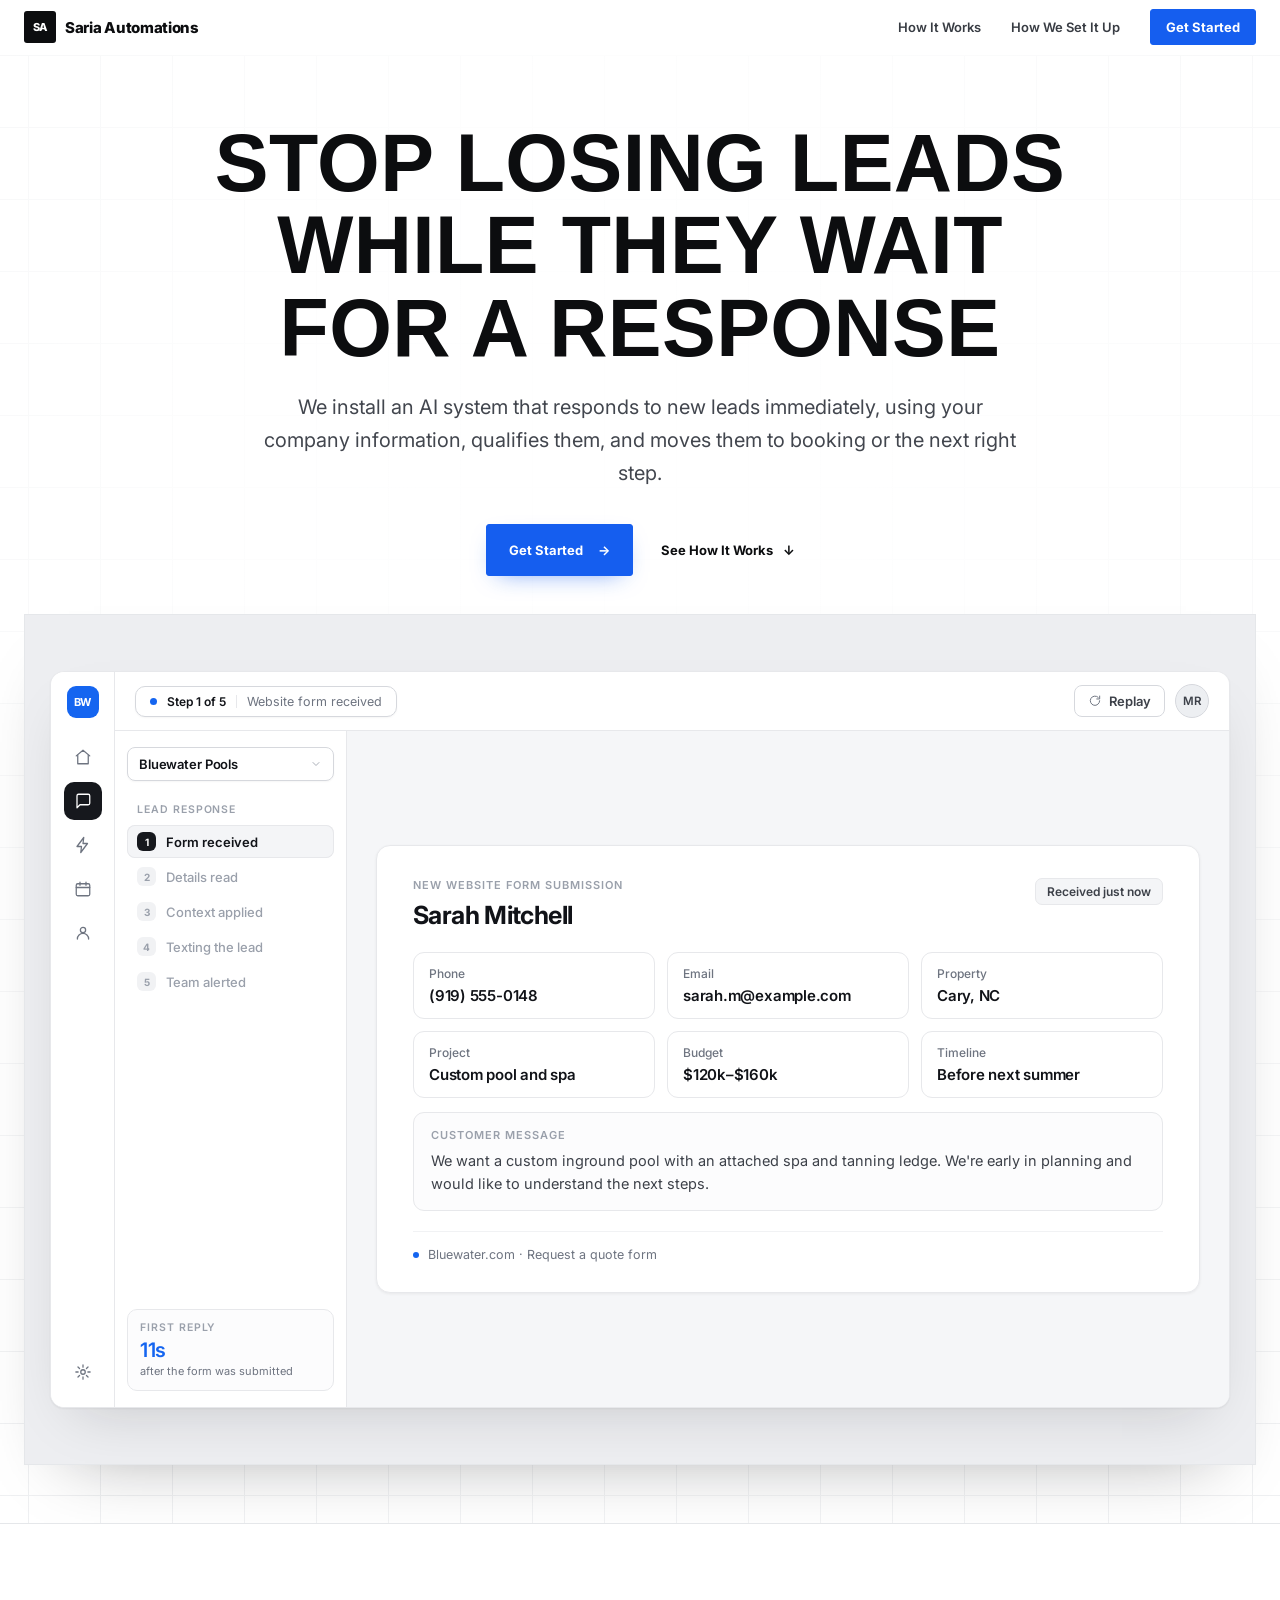
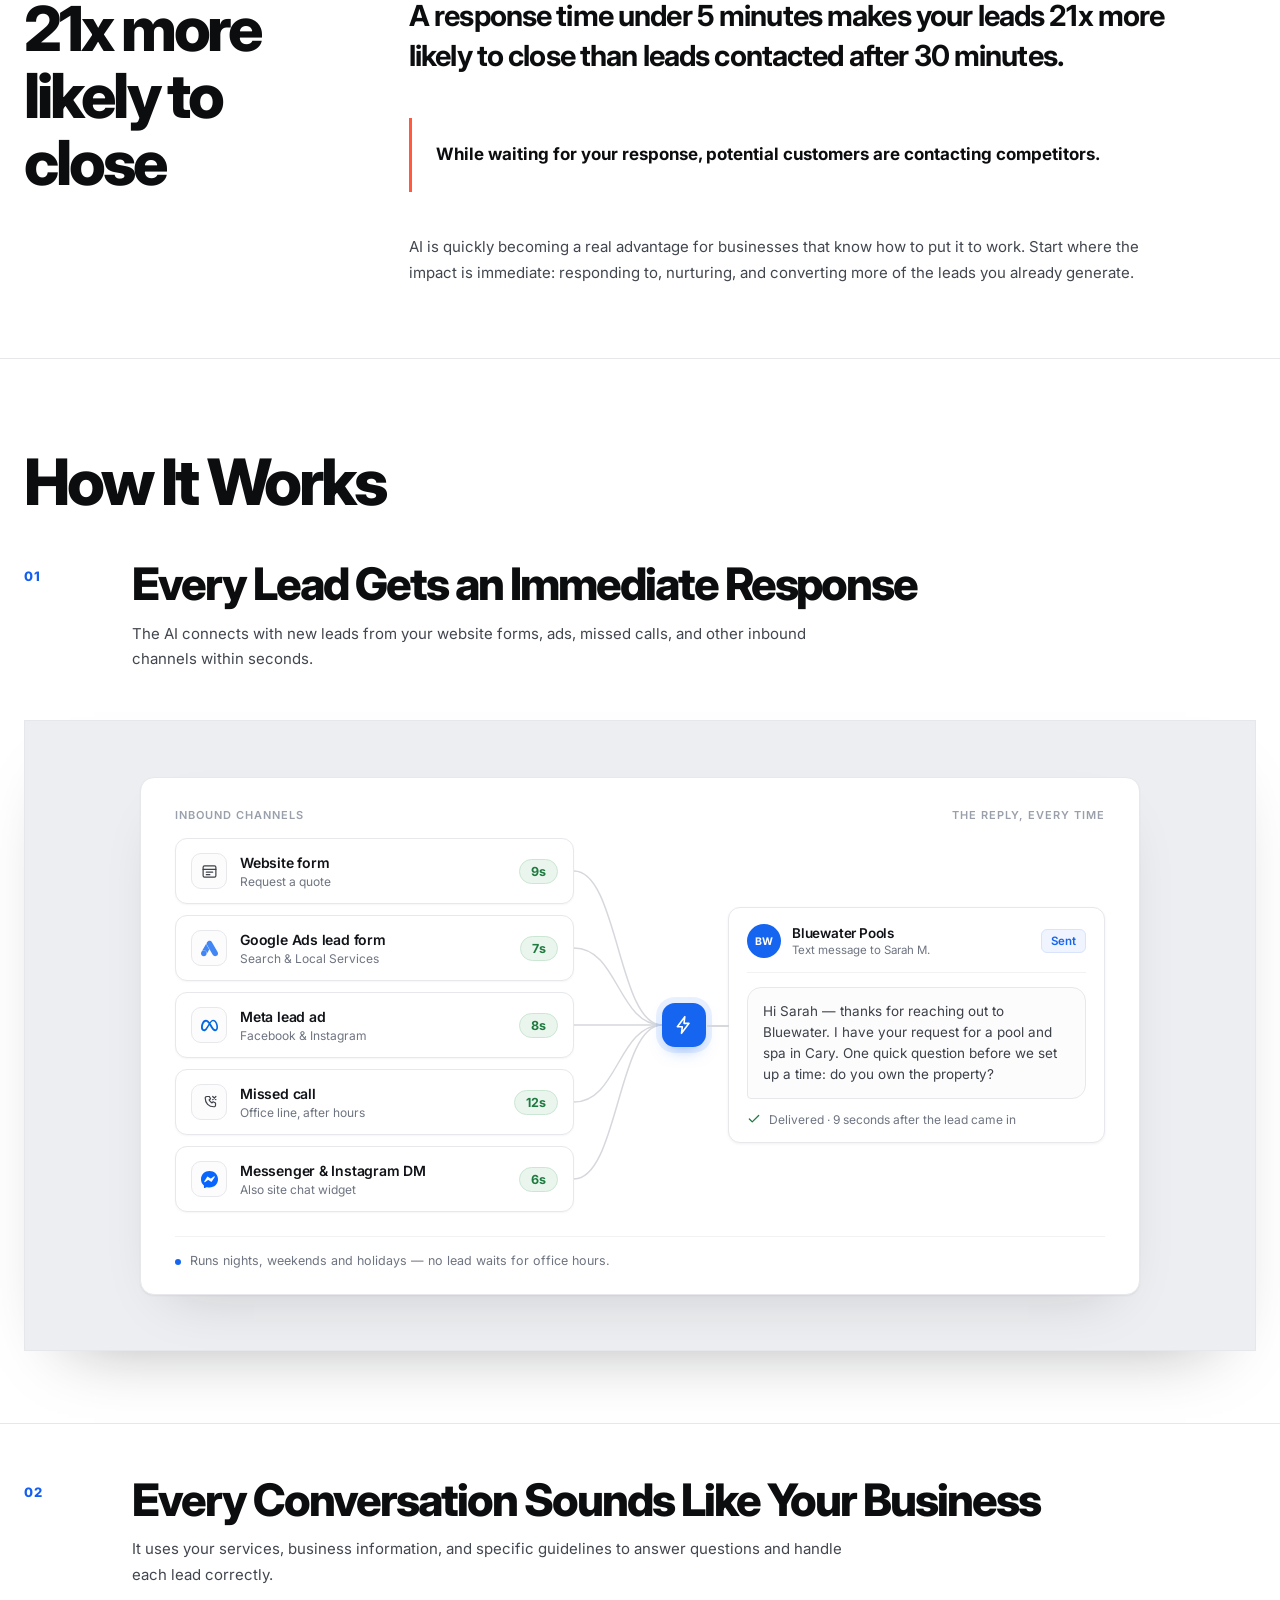
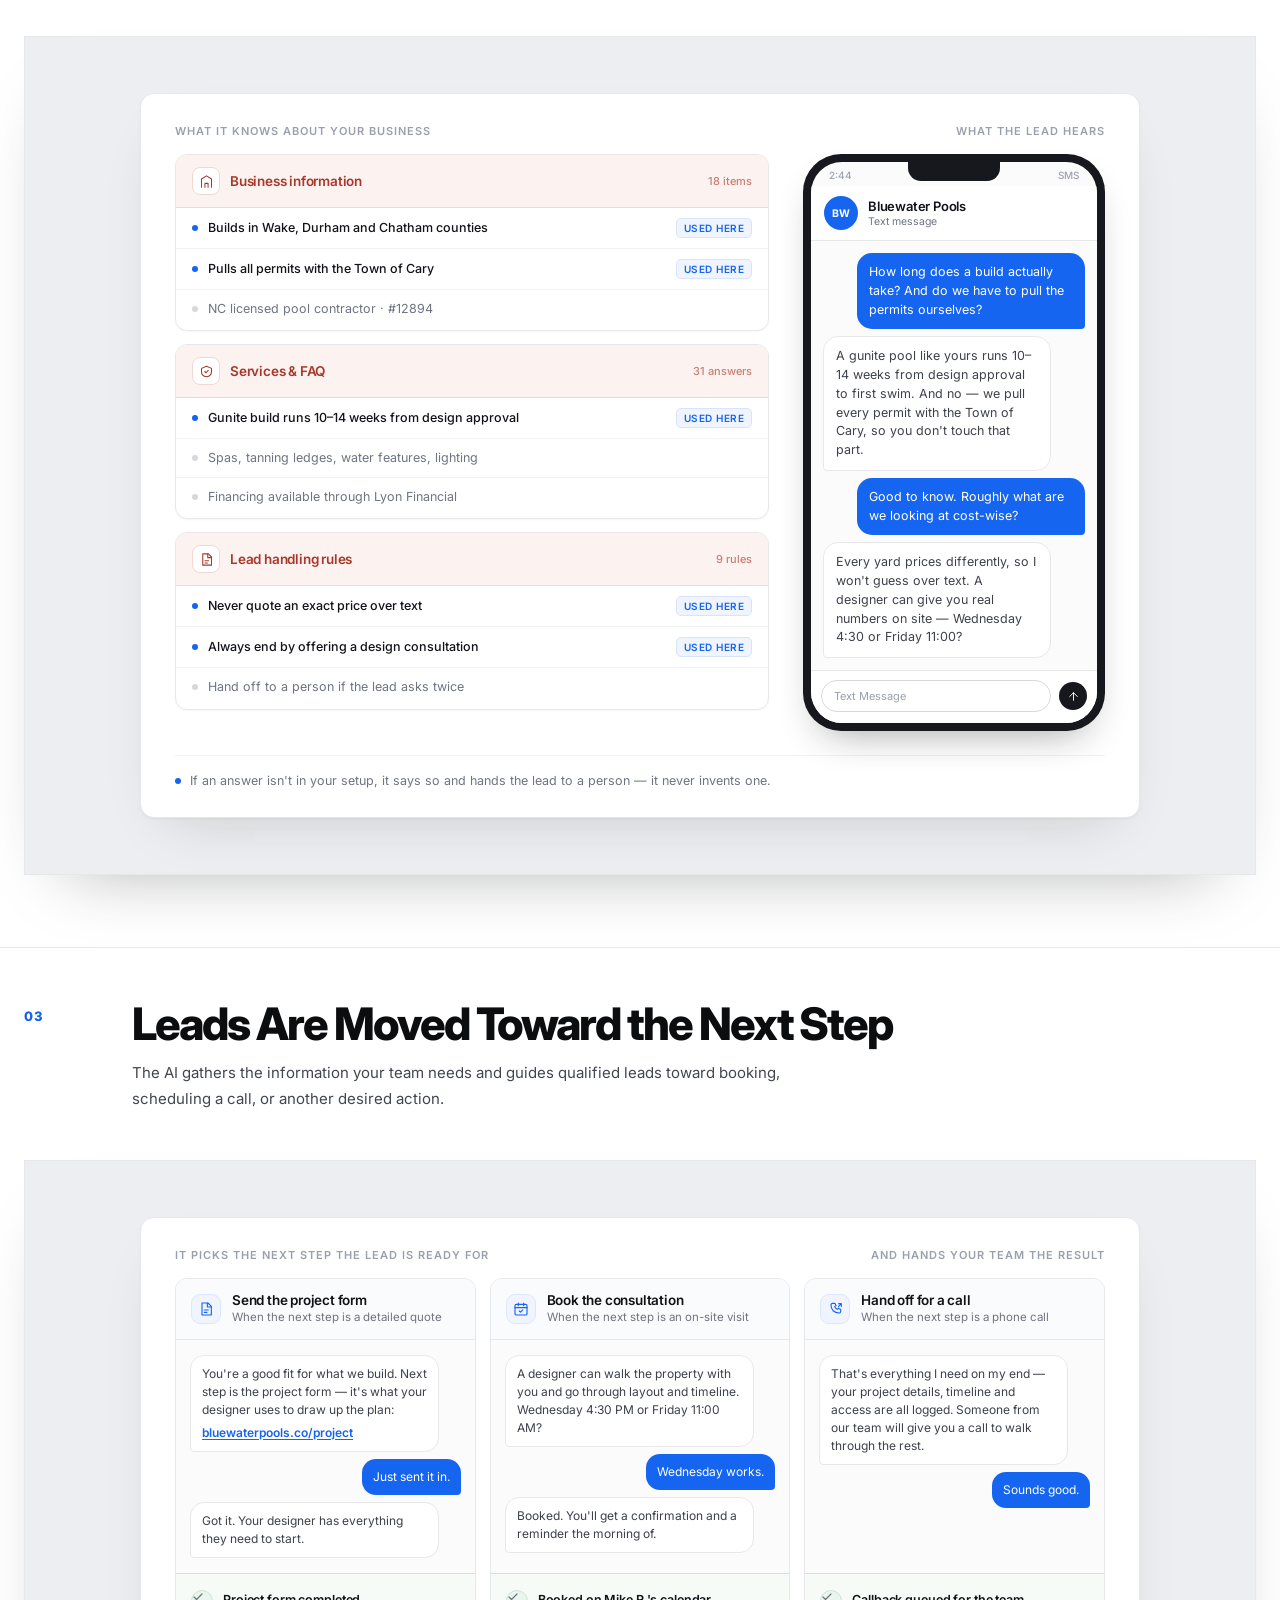
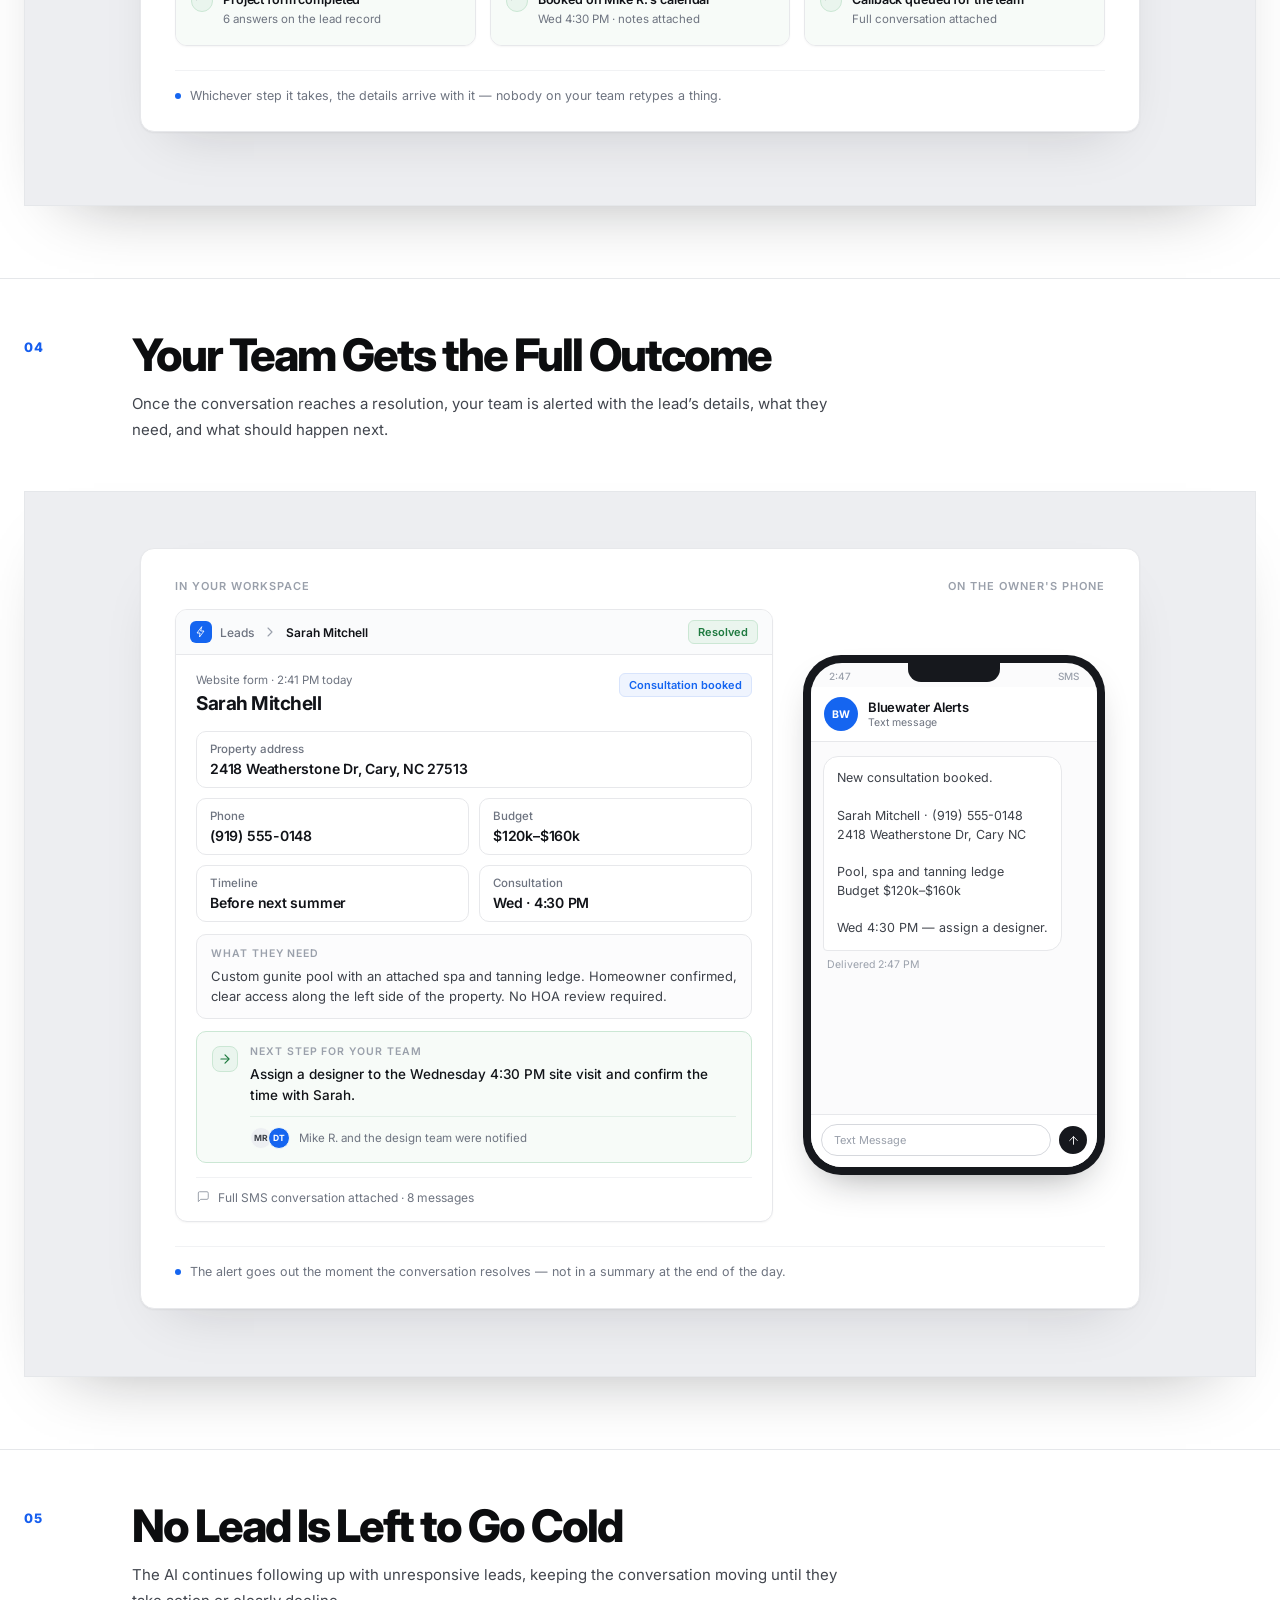
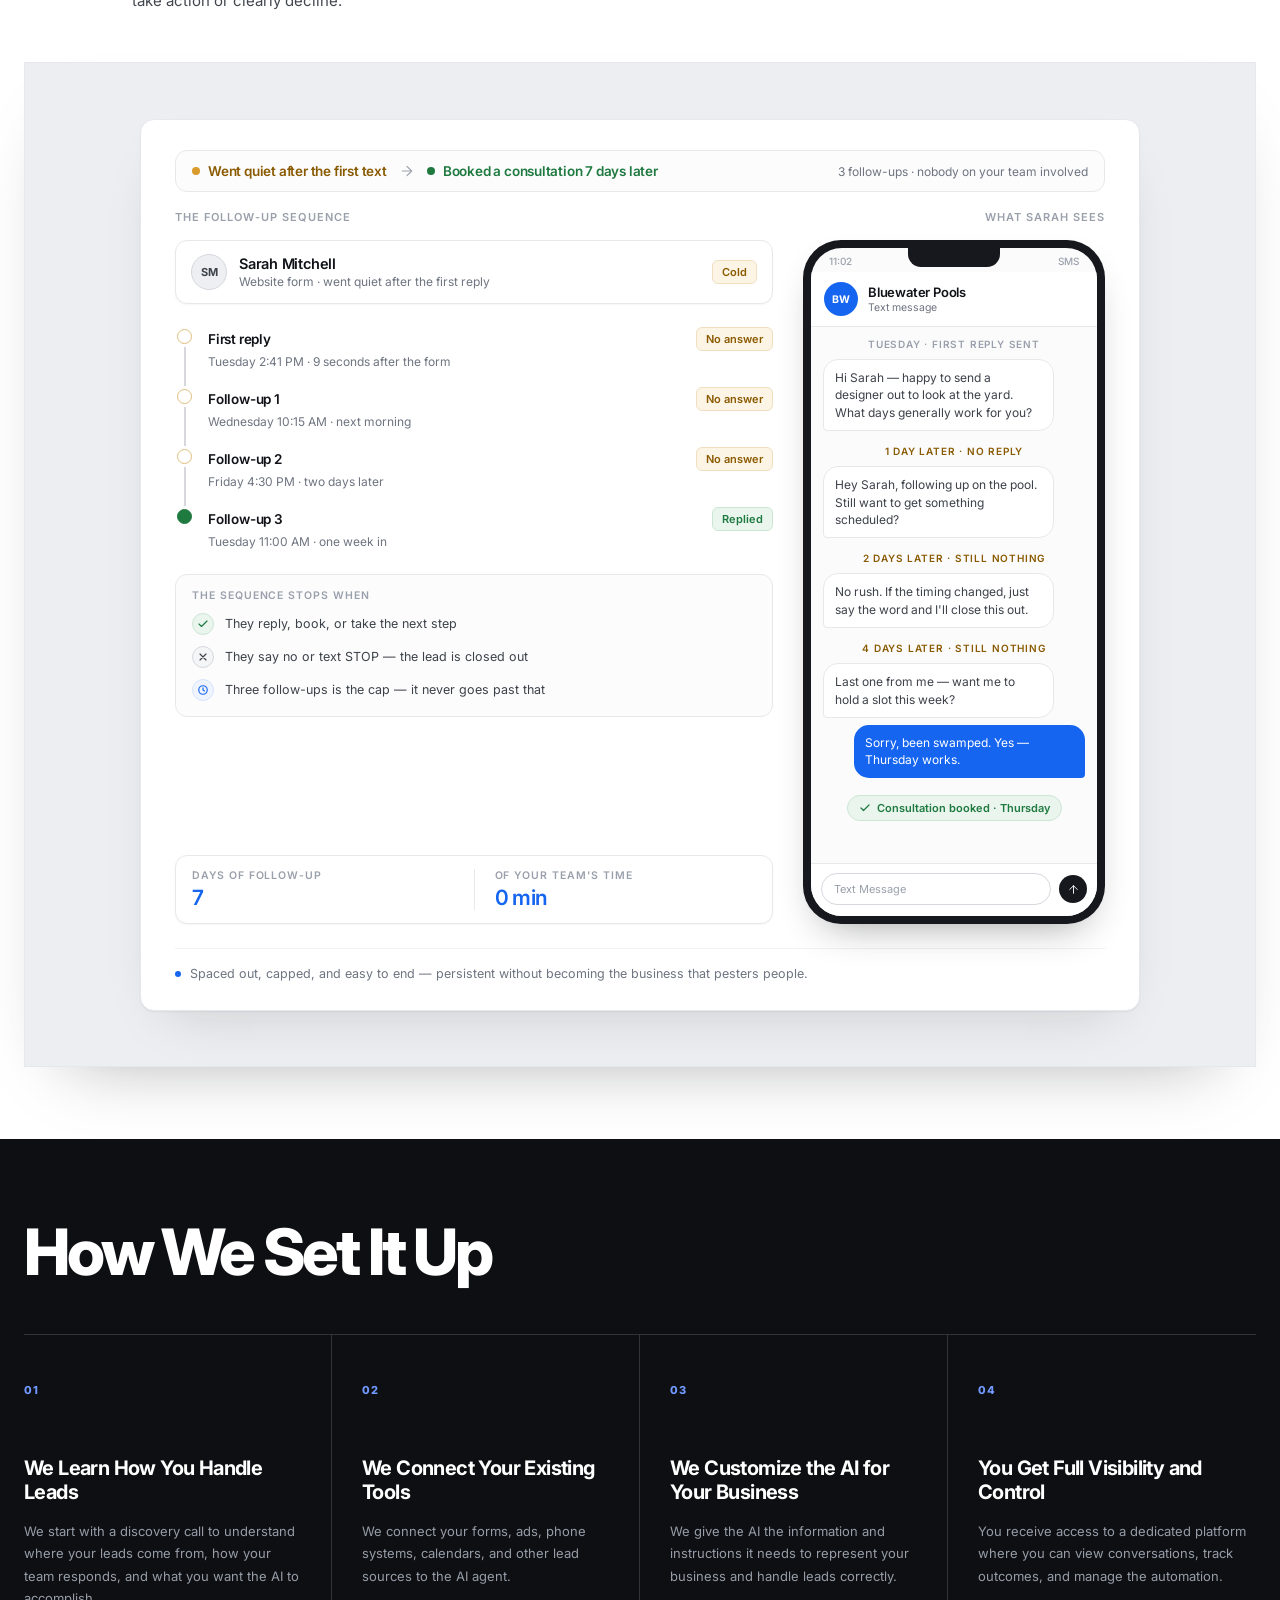
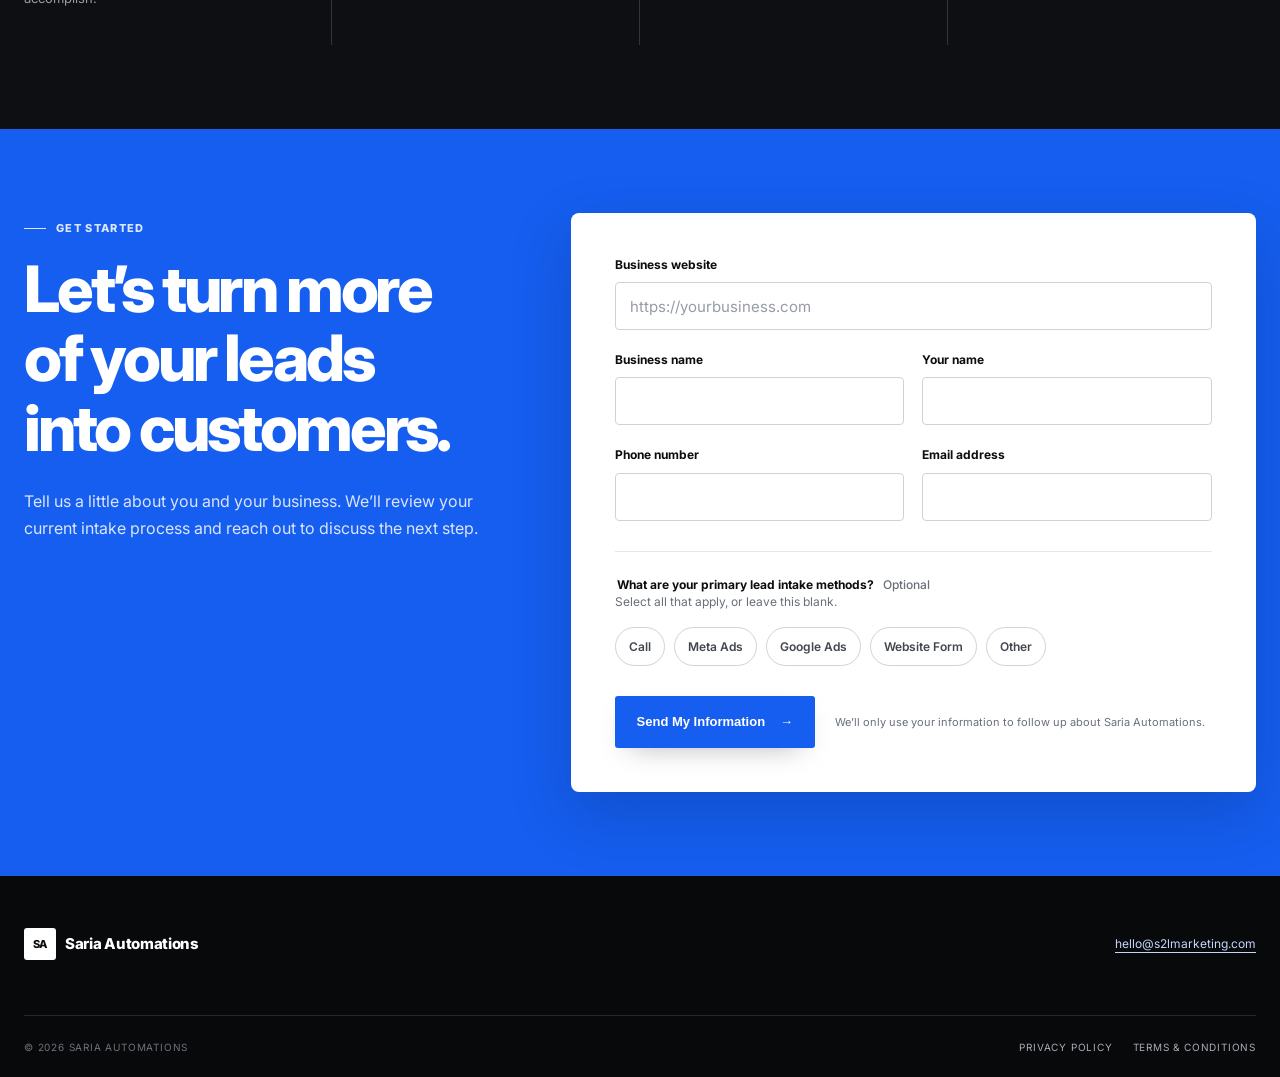
<file: index.html>
<!doctype html>
<html lang="en">
<head>
  <meta charset="utf-8">
  <meta name="viewport" content="width=device-width, initial-scale=1">
  <meta name="description" content="We install an AI system that responds to new leads immediately, using your company information, qualifies them, and moves them to booking or the next right step.">
  <title>Stop Losing Leads While They Wait for a Response</title>
  <link rel="icon" href="/favicon.svg" type="image/svg+xml">
  <link rel="preconnect" href="https://fonts.googleapis.com">
  <link rel="preconnect" href="https://fonts.gstatic.com" crossorigin>
  <link href="https://fonts.googleapis.com/css2?family=Inter:wght@400;500;600;700;800&amp;display=swap" rel="stylesheet">
  <link rel="stylesheet" href="styles.css?v=7">
  <script src="script.js?v=7" defer></script>
</head>
<body>
  <a class="skip-link" href="#main">Skip to content</a>

  <header class="site-header" data-header>
    <div class="shell nav-wrap">
      <a class="brand" href="#top" aria-label="Saria Automations home">
        <span class="brand-mark" aria-hidden="true">SA</span>
        <span class="brand-name">Saria Automations</span>
      </a>

      <button class="nav-toggle" type="button" aria-expanded="false" aria-controls="site-nav" data-nav-toggle>
        <span></span><span></span>
        <span class="sr-only">Toggle menu</span>
      </button>

      <nav class="site-nav" id="site-nav" aria-label="Primary navigation" data-nav>
        <a href="#how-it-works">How It Works</a>
        <a href="#setup">How We Set It Up</a>
        <a class="button button--small" href="#get-started">Get Started</a>
      </nav>
    </div>
  </header>

  <main id="main">
    <section class="hero" id="top">
      <div class="shell hero__content">
        <h1 class="reveal">STOP LOSING LEADS WHILE THEY WAIT FOR A RESPONSE</h1>
        <p class="hero__lede reveal">We install an AI system that responds to new leads immediately, using your company information, qualifies them, and moves them to booking or the next right step.</p>

        <div class="hero__actions reveal">
          <a class="button" href="#get-started">Get Started <span aria-hidden="true">→</span></a>
          <a class="text-link" href="#how-it-works">See How It Works <span aria-hidden="true">↓</span></a>
        </div>
      </div>

      <div class="shell product-demo reveal" id="product-demo">
        <div class="visual-shell">
          <iframe class="product-visual product-visual--hero" src="visuals/speedtoleadherovisual.html?v=3" title="Animated Saria Automations workflow showing a new inquiry answered, qualified, booked, and handed to the team" loading="eager"></iframe>
        </div>
      </div>
    </section>

    <section class="problem" aria-labelledby="problem-title">
      <div class="shell problem__grid">
        <div>
          <h2 id="problem-title">21x more likely to close</h2>
        </div>
        <div class="impact-copy">
          <p class="impact-copy__lead">A response time under 5 minutes makes your leads 21x more likely to close than leads contacted after 30 minutes.</p>
          <p class="impact-copy__callout">While waiting for your response, potential customers are contacting competitors.</p>
          <p>AI is quickly becoming a real advantage for businesses that know how to put it to work. Start where the impact is immediate: responding to, nurturing, and converting more of the leads you already generate.</p>
        </div>
      </div>
    </section>

    <section class="how" id="how-it-works" aria-labelledby="how-title">
      <div class="shell section-heading section-heading--simple reveal">
        <div>
          <h2 id="how-title">How It Works</h2>
        </div>
      </div>

      <article class="proof proof--first" aria-labelledby="proof-1-title">
        <div class="shell">
          <div class="proof__head proof__head--copy reveal">
            <span class="proof__number">01</span>
            <div>
              <h3 id="proof-1-title">Every Lead Gets an Immediate Response</h3>
              <p>The AI connects with new leads from your website forms, ads, missed calls, and other inbound channels within seconds.</p>
            </div>
          </div>
          <div class="visual-shell reveal">
            <iframe class="product-visual" src="visuals/how-it-works-01-immediate-response.html" title="Multiple inbound lead channels receiving an immediate, relevant reply" loading="eager" scrolling="no"></iframe>
          </div>
        </div>
      </article>

      <article class="proof" aria-labelledby="proof-2-title">
        <div class="shell">
          <div class="proof__head proof__head--copy reveal">
            <span class="proof__number">02</span>
            <div>
              <h3 id="proof-2-title">Every Conversation Sounds Like Your Business</h3>
              <p>It uses your services, business information, and specific guidelines to answer questions and handle each lead correctly.</p>
            </div>
          </div>
          <div class="visual-shell reveal">
            <iframe class="product-visual" src="visuals/how-it-works-02-sounds-like-your-business.html" title="Business information and lead-handling rules shaping an accurate customer reply" loading="eager" scrolling="no"></iframe>
          </div>
        </div>
      </article>

      <article class="proof" aria-labelledby="proof-3-title">
        <div class="shell">
          <div class="proof__head proof__head--copy reveal">
            <span class="proof__number">03</span>
            <div>
              <h3 id="proof-3-title">Leads Are Moved Toward the Next Step</h3>
              <p>The AI gathers the information your team needs and guides qualified leads toward booking, scheduling a call, or another desired action.</p>
            </div>
          </div>
          <div class="visual-shell reveal">
            <iframe class="product-visual" src="visuals/how-it-works-03-next-step.html" title="Qualified leads moving to a form, booked consultation, or team callback" loading="eager" scrolling="no"></iframe>
          </div>
        </div>
      </article>

      <article class="proof" aria-labelledby="proof-4-title">
        <div class="shell">
          <div class="proof__head proof__head--copy reveal">
            <span class="proof__number">04</span>
            <div>
              <h3 id="proof-4-title">Your Team Gets the Full Outcome</h3>
              <p>Once the conversation reaches a resolution, your team is alerted with the lead’s details, what they need, and what should happen next.</p>
            </div>
          </div>
          <div class="visual-shell reveal">
            <iframe class="product-visual" src="visuals/how-it-works-04-team-gets-the-outcome.html" title="A complete lead record and immediate alert delivered to the business owner" loading="eager" scrolling="no"></iframe>
          </div>
        </div>
      </article>

      <article class="proof" aria-labelledby="proof-5-title">
        <div class="shell">
          <div class="proof__head proof__head--copy reveal">
            <span class="proof__number">05</span>
            <div>
              <h3 id="proof-5-title">No Lead Is Left to Go Cold</h3>
              <p>The AI continues following up with unresponsive leads, keeping the conversation moving until they take action or clearly decline.</p>
            </div>
          </div>
          <div class="visual-shell reveal">
            <iframe class="product-visual" src="visuals/how-it-works-05-no-lead-goes-cold.html" title="A measured follow-up sequence re-engaging a lead over seven days" loading="eager" scrolling="no"></iframe>
          </div>
        </div>
      </article>
    </section>

    <section class="setup" id="setup" aria-labelledby="setup-title">
      <div class="shell">
        <div class="setup__intro setup__intro--simple reveal">
          <h2 id="setup-title">How We Set It Up</h2>
        </div>

        <ol class="setup__steps">
          <li class="reveal">
            <span>01</span>
            <h3>We Learn How You Handle Leads</h3>
            <p>We start with a discovery call to understand where your leads come from, how your team responds, and what you want the AI to accomplish.</p>
          </li>
          <li class="reveal">
            <span>02</span>
            <h3>We Connect Your Existing Tools</h3>
            <p>We connect your forms, ads, phone systems, calendars, and other lead sources to the AI agent.</p>
          </li>
          <li class="reveal">
            <span>03</span>
            <h3>We Customize the AI for Your Business</h3>
            <p>We give the AI the information and instructions it needs to represent your business and handle leads correctly.</p>
          </li>
          <li class="reveal">
            <span>04</span>
            <h3>You Get Full Visibility and Control</h3>
            <p>You receive access to a dedicated platform where you can view conversations, track outcomes, and manage the automation.</p>
          </li>
        </ol>
      </div>
    </section>

    <section class="final-cta" id="get-started" aria-labelledby="cta-title">
      <div class="shell final-cta__inner reveal">
        <div class="final-cta__copy">
          <span class="section-kicker section-kicker--blue">Get Started</span>
          <h2 id="cta-title">Let’s turn more of your leads into customers.</h2>
          <p>Tell us a little about you and your business. We’ll review your current intake process and reach out to discuss the next step.</p>
        </div>

        <form class="lead-form" action="https://formsubmit.co/aahmadamna@gmail.com" method="POST" data-lead-form>
          <input type="hidden" name="_subject" value="New Saria Software lead">
          <input type="hidden" name="_template" value="table">
          <input type="hidden" name="_captcha" value="false">
          <input type="hidden" name="_url" value="https://sariasoftware.com/#get-started">
          <input type="hidden" name="_next" value="https://sariasoftware.com/?submitted=true#get-started">
          <input class="form-honeypot" type="text" name="_honey" tabindex="-1" autocomplete="off" aria-hidden="true" hidden>

          <div class="lead-form__grid">
            <div class="form-field form-field--wide">
              <label for="business-website">Business website</label>
              <input id="business-website" name="Business website" type="url" placeholder="https://yourbusiness.com" autocomplete="url" required>
            </div>

            <div class="form-field">
              <label for="business-name">Business name</label>
              <input id="business-name" name="Business name" type="text" autocomplete="organization" required>
            </div>

            <div class="form-field">
              <label for="contact-name">Your name</label>
              <input id="contact-name" name="Name" type="text" autocomplete="name" required>
            </div>

            <div class="form-field">
              <label for="phone">Phone number</label>
              <input id="phone" name="Phone number" type="tel" autocomplete="tel" required>
            </div>

            <div class="form-field">
              <label for="email">Email address</label>
              <input id="email" name="Email" type="email" autocomplete="email" required>
            </div>
          </div>

          <fieldset class="intake-fieldset">
            <legend>What are your primary lead intake methods? <span>Optional</span></legend>
            <p>Select all that apply, or leave this blank.</p>
            <div class="intake-options">
              <label class="check-option">
                <input type="checkbox" name="Primary intake method[]" value="Call">
                <span>Call</span>
              </label>
              <label class="check-option">
                <input type="checkbox" name="Primary intake method[]" value="Meta Ads">
                <span>Meta Ads</span>
              </label>
              <label class="check-option">
                <input type="checkbox" name="Primary intake method[]" value="Google Ads">
                <span>Google Ads</span>
              </label>
              <label class="check-option">
                <input type="checkbox" name="Primary intake method[]" value="Website Form">
                <span>Website Form</span>
              </label>
              <label class="check-option">
                <input type="checkbox" name="Primary intake method[]" value="Other" data-other-intake>
                <span>Other</span>
              </label>
            </div>

            <div class="form-field form-field--other" data-other-field hidden>
              <label for="other-intake">Please specify</label>
              <input id="other-intake" name="Other intake method" type="text" disabled data-other-input>
            </div>
          </fieldset>

          <div class="lead-form__footer">
            <button class="button button--white" type="submit" data-submit-button>
              <span data-submit-label>Send My Information</span>
              <span aria-hidden="true">→</span>
            </button>
            <p>We’ll only use your information to follow up about Saria Automations.</p>
          </div>

          <div class="form-status" role="status" aria-live="polite" tabindex="-1" data-form-status hidden></div>
        </form>
      </div>
    </section>
  </main>

  <footer class="site-footer">
    <div class="shell footer__main footer__main--simple">
      <a class="brand brand--footer" href="#top" aria-label="Saria Automations home">
        <span class="brand-mark" aria-hidden="true">SA</span>
        <span class="brand-name">Saria Automations</span>
      </a>
      <a href="mailto:hello@s2lmarketing.com">hello@s2lmarketing.com</a>
    </div>
    <div class="shell footer__bottom">
      <span>© <span data-year></span> Saria Automations</span>
      <nav class="footer__legal" aria-label="Legal">
        <a href="/privacy">Privacy Policy</a>
        <a href="/terms">Terms &amp; Conditions</a>
      </nav>
    </div>
  </footer>
</body>
</html>
</file>
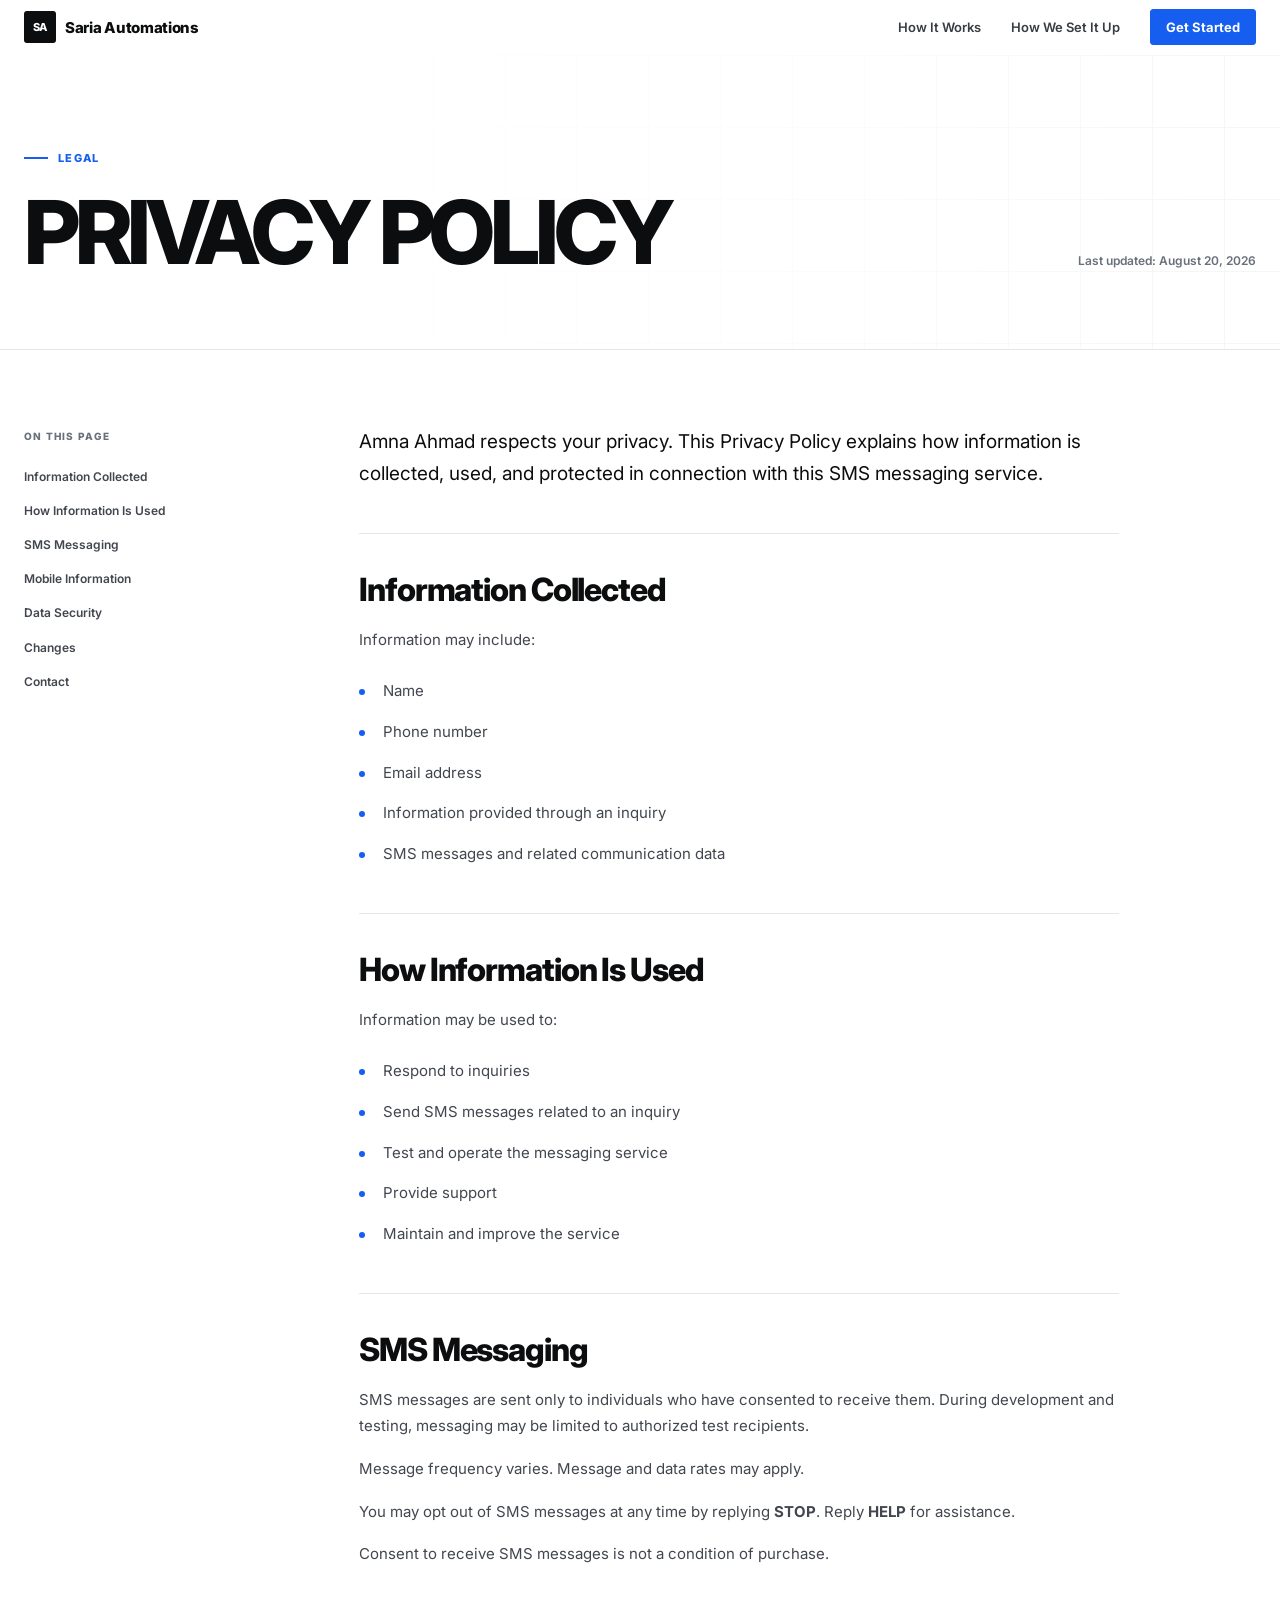
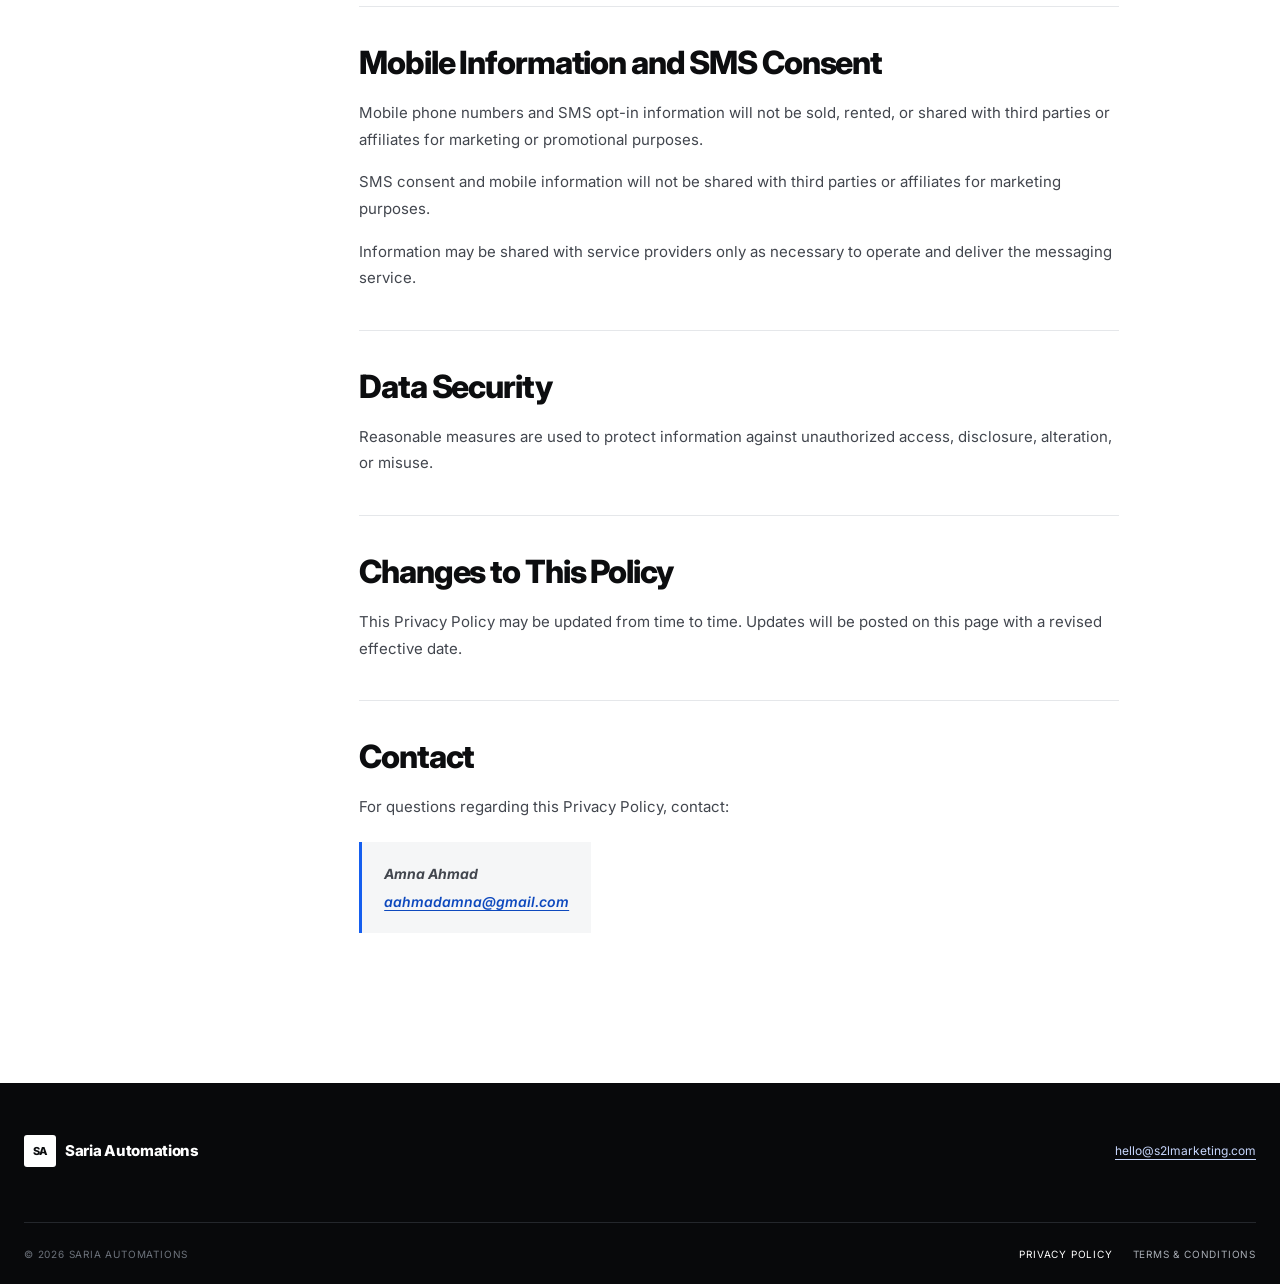
<file: privacy.html>
<!doctype html>
<html lang="en">
<head>
  <meta charset="utf-8">
  <meta name="viewport" content="width=device-width, initial-scale=1">
  <meta name="description" content="Learn how Saria Automations collects, uses, and protects information in connection with its SMS messaging service.">
  <title>Privacy Policy | Saria Automations</title>
  <link rel="icon" href="/favicon.svg" type="image/svg+xml">
  <link rel="preconnect" href="https://fonts.googleapis.com">
  <link rel="preconnect" href="https://fonts.gstatic.com" crossorigin>
  <link href="https://fonts.googleapis.com/css2?family=Inter:wght@400;500;600;700;800&amp;display=swap" rel="stylesheet">
  <link rel="stylesheet" href="/styles.css?v=7">
  <script src="/script.js?v=6" defer></script>
</head>
<body>
  <a class="skip-link" href="#main">Skip to content</a>

  <header class="site-header" data-header>
    <div class="shell nav-wrap">
      <a class="brand" href="/" aria-label="Saria Automations home">
        <span class="brand-mark" aria-hidden="true">SA</span>
        <span class="brand-name">Saria Automations</span>
      </a>

      <button class="nav-toggle" type="button" aria-expanded="false" aria-controls="site-nav" data-nav-toggle>
        <span></span><span></span>
        <span class="sr-only">Toggle menu</span>
      </button>

      <nav class="site-nav" id="site-nav" aria-label="Primary navigation" data-nav>
        <a href="/#how-it-works">How It Works</a>
        <a href="/#setup">How We Set It Up</a>
        <a class="button button--small" href="/#get-started">Get Started</a>
      </nav>
    </div>
  </header>

  <main id="main">
    <section class="legal-hero" aria-labelledby="page-title">
      <div class="shell legal-hero__inner">
        <div>
          <span class="legal-eyebrow">Legal</span>
          <h1 id="page-title">Privacy Policy</h1>
        </div>
        <p class="legal-updated">Last updated: August 20, 2026</p>
      </div>
    </section>

    <section class="legal-page">
      <div class="shell legal-layout">
        <nav class="legal-toc" aria-label="Privacy policy sections">
          <span>On this page</span>
          <a href="#information-collected">Information Collected</a>
          <a href="#how-information-is-used">How Information Is Used</a>
          <a href="#sms-messaging">SMS Messaging</a>
          <a href="#mobile-information">Mobile Information</a>
          <a href="#data-security">Data Security</a>
          <a href="#changes">Changes</a>
          <a href="#contact">Contact</a>
        </nav>

        <article class="legal-content">
          <p>Amna Ahmad respects your privacy. This Privacy Policy explains how information is collected, used, and protected in connection with this SMS messaging service.</p>

          <section class="legal-section" id="information-collected">
            <h2>Information Collected</h2>
            <p>Information may include:</p>
            <ul>
              <li>Name</li>
              <li>Phone number</li>
              <li>Email address</li>
              <li>Information provided through an inquiry</li>
              <li>SMS messages and related communication data</li>
            </ul>
          </section>

          <section class="legal-section" id="how-information-is-used">
            <h2>How Information Is Used</h2>
            <p>Information may be used to:</p>
            <ul>
              <li>Respond to inquiries</li>
              <li>Send SMS messages related to an inquiry</li>
              <li>Test and operate the messaging service</li>
              <li>Provide support</li>
              <li>Maintain and improve the service</li>
            </ul>
          </section>

          <section class="legal-section" id="sms-messaging">
            <h2>SMS Messaging</h2>
            <p>SMS messages are sent only to individuals who have consented to receive them. During development and testing, messaging may be limited to authorized test recipients.</p>
            <p>Message frequency varies. Message and data rates may apply.</p>
            <p>You may opt out of SMS messages at any time by replying <strong>STOP</strong>. Reply <strong>HELP</strong> for assistance.</p>
            <p>Consent to receive SMS messages is not a condition of purchase.</p>
          </section>

          <section class="legal-section" id="mobile-information">
            <h2>Mobile Information and SMS Consent</h2>
            <p>Mobile phone numbers and SMS opt-in information will not be sold, rented, or shared with third parties or affiliates for marketing or promotional purposes.</p>
            <p>SMS consent and mobile information will not be shared with third parties or affiliates for marketing purposes.</p>
            <p>Information may be shared with service providers only as necessary to operate and deliver the messaging service.</p>
          </section>

          <section class="legal-section" id="data-security">
            <h2>Data Security</h2>
            <p>Reasonable measures are used to protect information against unauthorized access, disclosure, alteration, or misuse.</p>
          </section>

          <section class="legal-section" id="changes">
            <h2>Changes to This Policy</h2>
            <p>This Privacy Policy may be updated from time to time. Updates will be posted on this page with a revised effective date.</p>
          </section>

          <section class="legal-section" id="contact">
            <h2>Contact</h2>
            <p>For questions regarding this Privacy Policy, contact:</p>
            <address class="legal-contact">
              <strong>Amna Ahmad</strong>
              <a href="mailto:aahmadamna@gmail.com">aahmadamna@gmail.com</a>
            </address>
          </section>
        </article>
      </div>
    </section>
  </main>

  <footer class="site-footer">
    <div class="shell footer__main footer__main--simple">
      <a class="brand brand--footer" href="/" aria-label="Saria Automations home">
        <span class="brand-mark" aria-hidden="true">SA</span>
        <span class="brand-name">Saria Automations</span>
      </a>
      <a href="mailto:hello@s2lmarketing.com">hello@s2lmarketing.com</a>
    </div>
    <div class="shell footer__bottom">
      <span>© <span data-year></span> Saria Automations</span>
      <nav class="footer__legal" aria-label="Legal">
        <a href="/privacy" aria-current="page">Privacy Policy</a>
        <a href="/terms">Terms &amp; Conditions</a>
      </nav>
    </div>
  </footer>
</body>
</html>
</file>
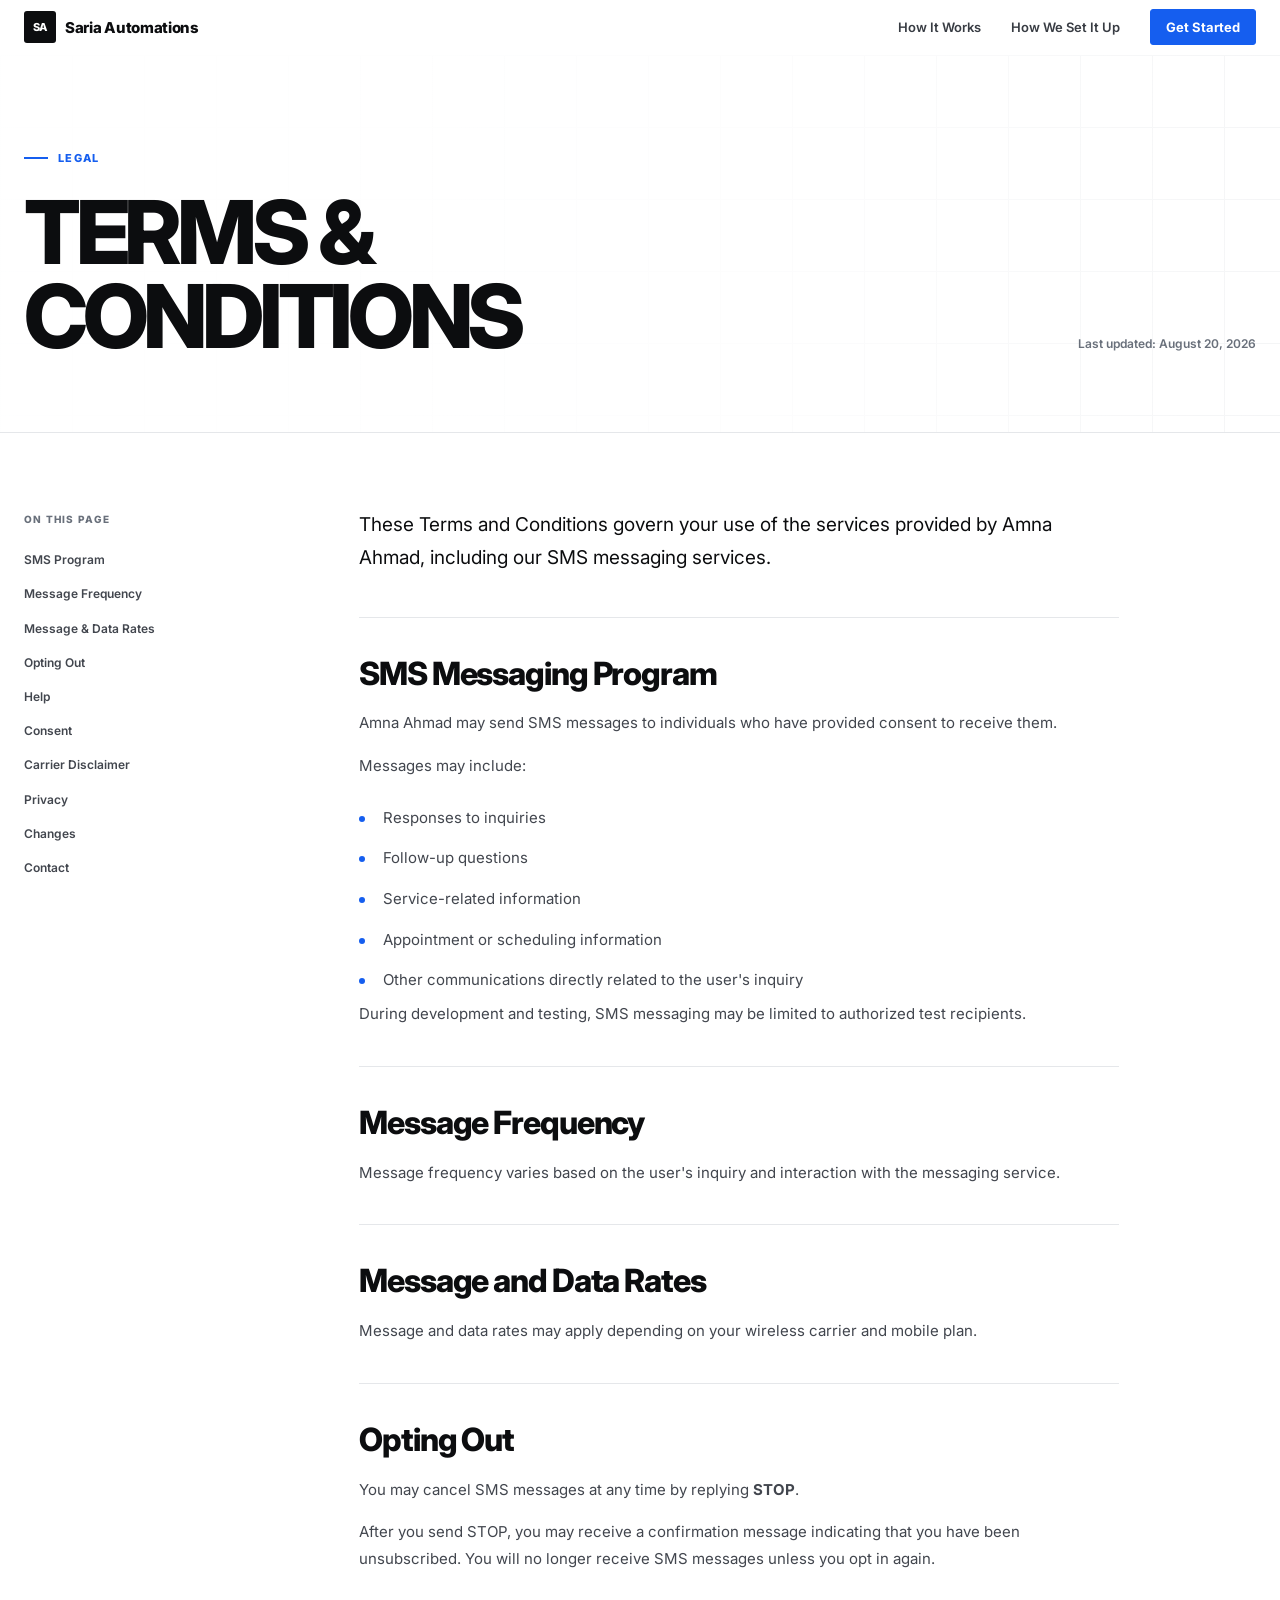
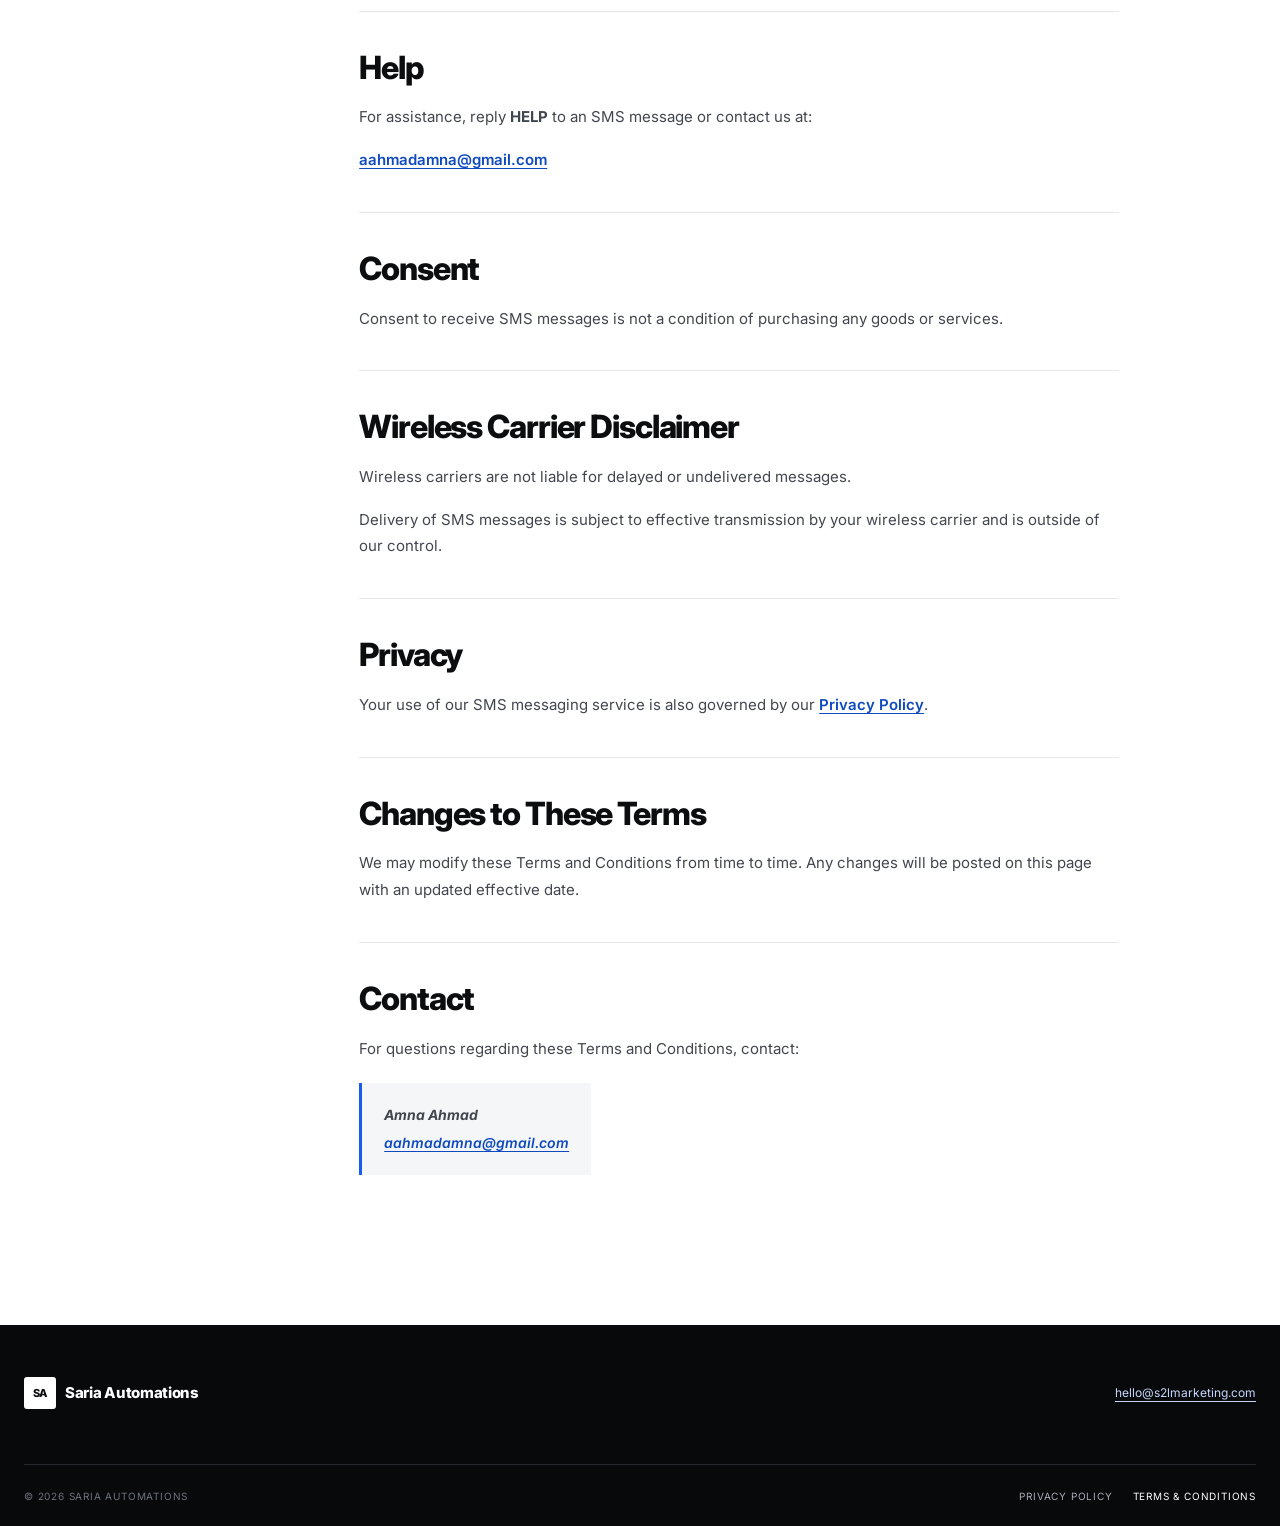
<file: terms.html>
<!doctype html>
<html lang="en">
<head>
  <meta charset="utf-8">
  <meta name="viewport" content="width=device-width, initial-scale=1">
  <meta name="description" content="Terms and conditions governing the Saria Automations SMS messaging service.">
  <title>Terms and Conditions | Saria Automations</title>
  <link rel="icon" href="/favicon.svg" type="image/svg+xml">
  <link rel="preconnect" href="https://fonts.googleapis.com">
  <link rel="preconnect" href="https://fonts.gstatic.com" crossorigin>
  <link href="https://fonts.googleapis.com/css2?family=Inter:wght@400;500;600;700;800&amp;display=swap" rel="stylesheet">
  <link rel="stylesheet" href="/styles.css?v=7">
  <script src="/script.js?v=6" defer></script>
</head>
<body>
  <a class="skip-link" href="#main">Skip to content</a>

  <header class="site-header" data-header>
    <div class="shell nav-wrap">
      <a class="brand" href="/" aria-label="Saria Automations home">
        <span class="brand-mark" aria-hidden="true">SA</span>
        <span class="brand-name">Saria Automations</span>
      </a>

      <button class="nav-toggle" type="button" aria-expanded="false" aria-controls="site-nav" data-nav-toggle>
        <span></span><span></span>
        <span class="sr-only">Toggle menu</span>
      </button>

      <nav class="site-nav" id="site-nav" aria-label="Primary navigation" data-nav>
        <a href="/#how-it-works">How It Works</a>
        <a href="/#setup">How We Set It Up</a>
        <a class="button button--small" href="/#get-started">Get Started</a>
      </nav>
    </div>
  </header>

  <main id="main">
    <section class="legal-hero" aria-labelledby="page-title">
      <div class="shell legal-hero__inner">
        <div>
          <span class="legal-eyebrow">Legal</span>
          <h1 id="page-title">Terms &amp; Conditions</h1>
        </div>
        <p class="legal-updated">Last updated: August 20, 2026</p>
      </div>
    </section>

    <section class="legal-page">
      <div class="shell legal-layout">
        <nav class="legal-toc" aria-label="Terms and conditions sections">
          <span>On this page</span>
          <a href="#sms-program">SMS Program</a>
          <a href="#message-frequency">Message Frequency</a>
          <a href="#message-rates">Message &amp; Data Rates</a>
          <a href="#opting-out">Opting Out</a>
          <a href="#help">Help</a>
          <a href="#consent">Consent</a>
          <a href="#carrier-disclaimer">Carrier Disclaimer</a>
          <a href="#privacy">Privacy</a>
          <a href="#changes">Changes</a>
          <a href="#contact">Contact</a>
        </nav>

        <article class="legal-content">
          <p>These Terms and Conditions govern your use of the services provided by Amna Ahmad, including our SMS messaging services.</p>

          <section class="legal-section" id="sms-program">
            <h2>SMS Messaging Program</h2>
            <p>Amna Ahmad may send SMS messages to individuals who have provided consent to receive them.</p>
            <p>Messages may include:</p>
            <ul>
              <li>Responses to inquiries</li>
              <li>Follow-up questions</li>
              <li>Service-related information</li>
              <li>Appointment or scheduling information</li>
              <li>Other communications directly related to the user's inquiry</li>
            </ul>
            <p>During development and testing, SMS messaging may be limited to authorized test recipients.</p>
          </section>

          <section class="legal-section" id="message-frequency">
            <h2>Message Frequency</h2>
            <p>Message frequency varies based on the user's inquiry and interaction with the messaging service.</p>
          </section>

          <section class="legal-section" id="message-rates">
            <h2>Message and Data Rates</h2>
            <p>Message and data rates may apply depending on your wireless carrier and mobile plan.</p>
          </section>

          <section class="legal-section" id="opting-out">
            <h2>Opting Out</h2>
            <p>You may cancel SMS messages at any time by replying <strong>STOP</strong>.</p>
            <p>After you send STOP, you may receive a confirmation message indicating that you have been unsubscribed. You will no longer receive SMS messages unless you opt in again.</p>
          </section>

          <section class="legal-section" id="help">
            <h2>Help</h2>
            <p>For assistance, reply <strong>HELP</strong> to an SMS message or contact us at:</p>
            <p><a href="mailto:aahmadamna@gmail.com">aahmadamna@gmail.com</a></p>
          </section>

          <section class="legal-section" id="consent">
            <h2>Consent</h2>
            <p>Consent to receive SMS messages is not a condition of purchasing any goods or services.</p>
          </section>

          <section class="legal-section" id="carrier-disclaimer">
            <h2>Wireless Carrier Disclaimer</h2>
            <p>Wireless carriers are not liable for delayed or undelivered messages.</p>
            <p>Delivery of SMS messages is subject to effective transmission by your wireless carrier and is outside of our control.</p>
          </section>

          <section class="legal-section" id="privacy">
            <h2>Privacy</h2>
            <p>Your use of our SMS messaging service is also governed by our <a href="/privacy">Privacy Policy</a>.</p>
          </section>

          <section class="legal-section" id="changes">
            <h2>Changes to These Terms</h2>
            <p>We may modify these Terms and Conditions from time to time. Any changes will be posted on this page with an updated effective date.</p>
          </section>

          <section class="legal-section" id="contact">
            <h2>Contact</h2>
            <p>For questions regarding these Terms and Conditions, contact:</p>
            <address class="legal-contact">
              <strong>Amna Ahmad</strong>
              <a href="mailto:aahmadamna@gmail.com">aahmadamna@gmail.com</a>
            </address>
          </section>
        </article>
      </div>
    </section>
  </main>

  <footer class="site-footer">
    <div class="shell footer__main footer__main--simple">
      <a class="brand brand--footer" href="/" aria-label="Saria Automations home">
        <span class="brand-mark" aria-hidden="true">SA</span>
        <span class="brand-name">Saria Automations</span>
      </a>
      <a href="mailto:hello@s2lmarketing.com">hello@s2lmarketing.com</a>
    </div>
    <div class="shell footer__bottom">
      <span>© <span data-year></span> Saria Automations</span>
      <nav class="footer__legal" aria-label="Legal">
        <a href="/privacy">Privacy Policy</a>
        <a href="/terms" aria-current="page">Terms &amp; Conditions</a>
      </nav>
    </div>
  </footer>
</body>
</html>
</file>
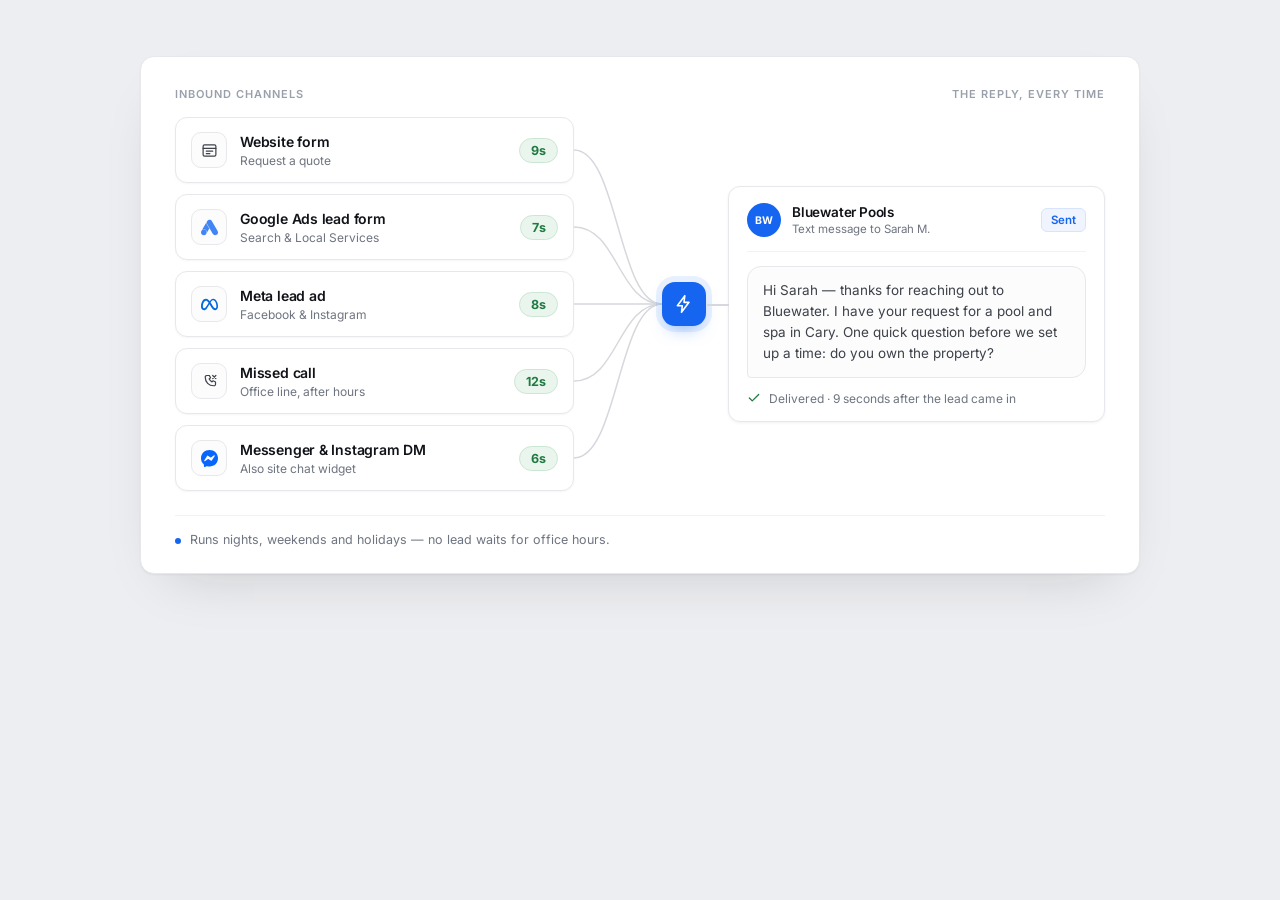
<file: visuals/how-it-works-01-immediate-response.html>
<!DOCTYPE html>
<html lang="en">
<head>
<meta charset="UTF-8" />
<meta name="viewport" content="width=device-width, initial-scale=1.0" />
<title>How it works · 01 — Every lead gets an immediate response</title>
<link rel="preconnect" href="https://fonts.googleapis.com">
<link href="https://fonts.googleapis.com/css2?family=Inter:wght@400;500;600;700&display=swap" rel="stylesheet">
<style>
  /* Demo page wrapper only — not part of the drop-in */
  body { margin:0; background:#EDEEF1; display:flex; justify-content:center; padding:56px 20px; }
</style>
</head>
<body>

<!-- ═══════════════════════════════════════════════════════════════
     HOW IT WORKS · 01 — EVERY LEAD GETS AN IMMEDIATE RESPONSE
     Four inbound channels converge on one responder; each row
     carries its own reply time, and the reply itself sits on the
     right. Static — no scripts.
     Brand marks are Simple Icons glyphs (CC0) inlined below, shown in each
     brand's official hex. Google/Meta trademarks remain theirs; used here
     only to name the channel, not to imply partnership or endorsement.
     Copy from <section class="hiw1"> through the <style> block.
     ═══════════════════════════════════════════════════════════════ -->

<section class="hiw1" aria-label="Diagram: leads from website forms, paid ads, missed calls and direct messages all receive an automatic text reply within seconds">
<div class="hiw1-card">

  <!-- Column labels -->
  <div class="hiw1-labels">
    <span class="hiw1-eyebrow">Inbound channels</span>
    <span class="hiw1-eyebrow hiw1-eyebrow-right">The reply, every time</span>
  </div>

  <div class="hiw1-body">

    <!-- Channels -->
    <div class="hiw1-channels">

      <div class="hiw1-ch">
        <span class="hiw1-ch-icon">
          <svg viewBox="0 0 24 24"><rect x="3" y="4" width="18" height="16" rx="2"/><path d="M3 9h18M7.5 13h9M7.5 16.5h5"/></svg>
        </span>
        <div class="hiw1-ch-text">
          <strong>Website form</strong>
          <span>Request a quote</span>
        </div>
        <span class="hiw1-time">9s</span>
      </div>

      <div class="hiw1-ch">
        <span class="hiw1-ch-icon">
          <svg class="hiw1-logo" style="color:#4285F4" viewBox="0 0 24 24" aria-hidden="true"><path d="M3.9998 22.9291C1.7908 22.9291 0 21.1383 0 18.9293s1.7908-3.9998 3.9998-3.9998 3.9998 1.7908 3.9998 3.9998-1.7908 3.9998-3.9998 3.9998zm19.4643-6.0004L15.4632 3.072C14.3586 1.1587 11.9121.5028 9.9988 1.6074S7.4295 5.1585 8.5341 7.0718l8.0009 13.8567c1.1046 1.9133 3.5511 2.5679 5.4644 1.4646 1.9134-1.1046 2.568-3.5511 1.4647-5.4644zM7.5137 4.8438L1.5645 15.1484A4.5 4.5 0 0 1 4 14.4297c2.5597-.0075 4.6248 2.1585 4.4941 4.7148l3.2168-5.5723-3.6094-6.25c-.4499-.7793-.6322-1.6394-.5878-2.4784z"/></svg>
        </span>
        <div class="hiw1-ch-text">
          <strong>Google Ads lead form</strong>
          <span>Search &amp; Local Services</span>
        </div>
        <span class="hiw1-time">7s</span>
      </div>

      <div class="hiw1-ch">
        <span class="hiw1-ch-icon">
          <svg class="hiw1-logo" style="color:#0467DF" viewBox="0 0 24 24" aria-hidden="true"><path d="M6.915 4.03c-1.968 0-3.683 1.28-4.871 3.113C.704 9.208 0 11.883 0 14.449c0 .706.07 1.369.21 1.973a6.624 6.624 0 0 0 .265.86 5.297 5.297 0 0 0 .371.761c.696 1.159 1.818 1.927 3.593 1.927 1.497 0 2.633-.671 3.965-2.444.76-1.012 1.144-1.626 2.663-4.32l.756-1.339.186-.325c.061.1.121.196.183.3l2.152 3.595c.724 1.21 1.665 2.556 2.47 3.314 1.046.987 1.992 1.22 3.06 1.22 1.075 0 1.876-.355 2.455-.843a3.743 3.743 0 0 0 .81-.973c.542-.939.861-2.127.861-3.745 0-2.72-.681-5.357-2.084-7.45-1.282-1.912-2.957-2.93-4.716-2.93-1.047 0-2.088.467-3.053 1.308-.652.57-1.257 1.29-1.82 2.05-.69-.875-1.335-1.547-1.958-2.056-1.182-.966-2.315-1.303-3.454-1.303zm10.16 2.053c1.147 0 2.188.758 2.992 1.999 1.132 1.748 1.647 4.195 1.647 6.4 0 1.548-.368 2.9-1.839 2.9-.58 0-1.027-.23-1.664-1.004-.496-.601-1.343-1.878-2.832-4.358l-.617-1.028a44.908 44.908 0 0 0-1.255-1.98c.07-.109.141-.224.211-.327 1.12-1.667 2.118-2.602 3.358-2.602zm-10.201.553c1.265 0 2.058.791 2.675 1.446.307.327.737.871 1.234 1.579l-1.02 1.566c-.757 1.163-1.882 3.017-2.837 4.338-1.191 1.649-1.81 1.817-2.486 1.817-.524 0-1.038-.237-1.383-.794-.263-.426-.464-1.13-.464-2.046 0-2.221.63-4.535 1.66-6.088.454-.687.964-1.226 1.533-1.533a2.264 2.264 0 0 1 1.088-.285z"/></svg>
        </span>
        <div class="hiw1-ch-text">
          <strong>Meta lead ad</strong>
          <span>Facebook &amp; Instagram</span>
        </div>
        <span class="hiw1-time">8s</span>
      </div>

      <div class="hiw1-ch">
        <span class="hiw1-ch-icon">
          <svg viewBox="0 0 24 24"><path d="M15.5 12.5a11 11 0 0 1-4-4l2-1.6-1.7-3.4H8.2A2.2 2.2 0 0 0 6 5.9C6 13.1 10.9 18 18.1 18a2.2 2.2 0 0 0 2.4-2.2v-3.1l-3.4-1.7z"/><path d="M21 3.5 16.5 8M16.5 3.5 21 8"/></svg>
        </span>
        <div class="hiw1-ch-text">
          <strong>Missed call</strong>
          <span>Office line, after hours</span>
        </div>
        <span class="hiw1-time">12s</span>
      </div>

      <div class="hiw1-ch">
        <span class="hiw1-ch-icon">
          <svg class="hiw1-logo" style="color:#0866FF" viewBox="0 0 24 24" aria-hidden="true"><path d="M12 0C5.24 0 0 4.952 0 11.64c0 3.499 1.434 6.521 3.769 8.61a.96.96 0 0 1 .323.683l.065 2.135a.96.96 0 0 0 1.347.85l2.381-1.053a.96.96 0 0 1 .641-.046A13 13 0 0 0 12 23.28c6.76 0 12-4.952 12-11.64S18.76 0 12 0m6.806 7.44c.522-.03.971.567.63 1.094l-4.178 6.457a.707.707 0 0 1-.977.208l-3.87-2.504a.44.44 0 0 0-.49.007l-4.363 3.01c-.637.438-1.415-.317-.995-.966l4.179-6.457a.706.706 0 0 1 .977-.21l3.87 2.505c.15.097.344.094.491-.007l4.362-3.008a.7.7 0 0 1 .364-.13"/></svg>
        </span>
        <div class="hiw1-ch-text">
          <strong>Messenger &amp; Instagram DM</strong>
          <span>Also site chat widget</span>
        </div>
        <span class="hiw1-time">6s</span>
      </div>

    </div>

    <!-- Convergence -->
    <div class="hiw1-link" aria-hidden="true">
      <svg class="hiw1-wires" viewBox="0 0 132 374" preserveAspectRatio="none">
        <path d="M0 33 C44 33 44 187 88 187"/>
        <path d="M0 110 C44 110 44 187 88 187"/>
        <path d="M0 187 H88"/>
        <path d="M0 264 C44 264 44 187 88 187"/>
        <path d="M0 341 C44 341 44 187 88 187"/>
      </svg>
      <span class="hiw1-node">
        <svg viewBox="0 0 24 24"><path d="M13 2 4 14h6l-1 8 9-12h-6z"/></svg>
      </span>
      <span class="hiw1-drop">
        <svg viewBox="0 0 24 24"><path d="M12 5v14"/><path d="m5 12 7 7 7-7"/></svg>
      </span>
    </div>

    <!-- The reply -->
    <div class="hiw1-reply">
      <div class="hiw1-reply-head">
        <span class="hiw1-reply-av">BW</span>
        <div class="hiw1-reply-who">
          <strong>Bluewater Pools</strong>
          <span>Text message to Sarah M.</span>
        </div>
        <span class="hiw1-sent">Sent</span>
      </div>

      <div class="hiw1-bubble">
        Hi Sarah — thanks for reaching out to Bluewater. I have your request for a pool and spa in Cary. One quick question before we set up a time: do you own the property?
      </div>

      <div class="hiw1-reply-foot">
        <svg viewBox="0 0 24 24"><path d="M20 6 9 17l-5-5"/></svg>
        Delivered · 9 seconds after the lead came in
      </div>
    </div>

  </div>

  <div class="hiw1-foot">
    <span class="hiw1-foot-dot"></span>
    Runs nights, weekends and holidays — no lead waits for office hours.
  </div>

</div>
</section>

<style>
/* ══════════ HOW IT WORKS · 01 ══════════ */
.hiw1{
  --hiw-bg:#FFFFFF;
  --hiw-ink:#111318;
  --hiw-body:#3D4149;
  --hiw-muted:#6E7480;
  --hiw-faint:#9AA0AB;
  --hiw-line:#E7E8EB;
  --hiw-line-strong:#D6D8DD;
  --hiw-dark:#16181D;
  --hiw-blue:#1565F0;
  --hiw-blue-bg:#EFF4FE;
  --hiw-green-t:#1F7A40;
  --hiw-green-bg:#EAF5EE;
  --hiw-green-line:#CBE7D4;
  --hiw-sans:'Inter',-apple-system,'Segoe UI',system-ui,sans-serif;
  font-family:var(--hiw-sans);
  color:var(--hiw-ink);
  width:100%;
  max-width:1000px;
  -webkit-font-smoothing:antialiased;
}
.hiw1 *{box-sizing:border-box;margin:0;padding:0;}
.hiw1 svg{width:16px;height:16px;fill:none;stroke:currentColor;stroke-width:1.7;stroke-linecap:round;stroke-linejoin:round;flex:none;}

.hiw1-card{
  background:var(--hiw-bg);
  border:1px solid var(--hiw-line);
  border-radius:14px;
  padding:30px 34px 26px;
  box-shadow:0 1px 2px rgba(17,19,24,.05), 0 24px 56px -28px rgba(17,19,24,.18);
}

/* Column labels */
.hiw1-labels{display:flex;justify-content:space-between;gap:16px;margin-bottom:16px;}
.hiw1-eyebrow{
  font-size:11px;font-weight:600;letter-spacing:.09em;text-transform:uppercase;
  color:var(--hiw-faint);
}
.hiw1-eyebrow-right{text-align:right;}

.hiw1-body{
  display:grid;
  grid-template-columns:minmax(0,1fr) 132px minmax(0,1fr);
  align-items:center;
}

/* Channel rows */
.hiw1-channels{display:flex;flex-direction:column;gap:11px;}
.hiw1-ch{
  display:flex;align-items:center;gap:13px;
  height:66px;
  border:1px solid var(--hiw-line);
  border-radius:12px;
  padding:0 15px;
  background:var(--hiw-bg);
  box-shadow:0 1px 2px rgba(17,19,24,.04);
}
.hiw1-ch-icon{
  width:36px;height:36px;border-radius:10px;flex:none;
  display:inline-flex;align-items:center;justify-content:center;
  background:#FCFCFD;color:var(--hiw-body);
  border:1px solid var(--hiw-line);
}
.hiw1-ch-icon svg{width:17px;height:17px;}
.hiw1 svg.hiw1-logo{width:17px;height:17px;fill:currentColor;stroke:none;}
.hiw1-ch-text{flex:1;min-width:0;}
.hiw1-ch-text strong{
  display:block;font-size:14px;font-weight:600;letter-spacing:-.015em;
  overflow:hidden;text-overflow:ellipsis;white-space:nowrap;
}
.hiw1-ch-text span{
  display:block;margin-top:3px;font-size:12px;color:var(--hiw-muted);
  overflow:hidden;text-overflow:ellipsis;white-space:nowrap;
}
.hiw1-time{
  flex:none;
  font-size:12.5px;font-weight:700;letter-spacing:-.01em;
  color:var(--hiw-green-t);background:var(--hiw-green-bg);
  border:1px solid var(--hiw-green-line);border-radius:999px;
  padding:4px 11px;
}

/* Convergence */
.hiw1-link{position:relative;height:374px;}
.hiw1 svg.hiw1-wires{
  width:100%;height:100%;
  stroke:var(--hiw-line-strong);stroke-width:1.5;fill:none;
}
.hiw1-node{
  position:absolute;top:50%;right:0;
  width:44px;height:44px;border-radius:13px;
  transform:translateY(-50%);
  display:inline-flex;align-items:center;justify-content:center;
  background:var(--hiw-blue);color:#fff;
  box-shadow:0 0 0 6px rgba(21,101,240,.09), 0 8px 18px -8px rgba(21,101,240,.55);
}
.hiw1-node svg{width:20px;height:20px;stroke-width:1.9;}
.hiw1-drop{display:none;}

/* The reply */
.hiw1-reply{
  position:relative;
  margin-left:22px;
  border:1px solid var(--hiw-line);
  border-radius:12px;
  background:var(--hiw-bg);
  padding:16px 18px 15px;
  box-shadow:0 1px 3px rgba(17,19,24,.06);
}
.hiw1-reply::before{
  content:"";
  position:absolute;left:-22px;top:50%;
  width:22px;height:1.5px;
  background:var(--hiw-line-strong);
}
.hiw1-reply-head{display:flex;align-items:center;gap:11px;padding-bottom:14px;border-bottom:1px solid #F1F2F4;}
.hiw1-reply-av{
  width:34px;height:34px;border-radius:50%;flex:none;
  background:var(--hiw-blue);color:#fff;
  font-size:10.5px;font-weight:700;
  display:inline-flex;align-items:center;justify-content:center;
}
.hiw1-reply-who{flex:1;min-width:0;}
.hiw1-reply-who strong{display:block;font-size:13.5px;font-weight:600;letter-spacing:-.015em;}
.hiw1-reply-who span{display:block;margin-top:2px;font-size:11.5px;color:var(--hiw-muted);}
.hiw1-sent{
  flex:none;
  font-size:11.5px;font-weight:600;
  color:var(--hiw-blue);background:var(--hiw-blue-bg);
  border:1px solid #D8E4FC;border-radius:6px;
  padding:4px 9px;
}
.hiw1-bubble{
  margin-top:14px;
  border:1px solid var(--hiw-line);
  border-radius:14px 14px 14px 4px;
  background:#FCFCFD;
  padding:13px 15px;
  font-size:13.5px;line-height:1.55;color:var(--hiw-body);
}
.hiw1-reply-foot{
  display:flex;align-items:center;gap:8px;
  margin-top:13px;
  font-size:12px;color:var(--hiw-muted);
  white-space:nowrap;
}
.hiw1-reply-foot svg{width:14px;height:14px;color:var(--hiw-green-t);stroke-width:2.2;}

/* Card footer */
.hiw1-foot{
  display:flex;align-items:flex-start;gap:9px;
  margin-top:24px;padding-top:16px;
  border-top:1px solid #F1F2F4;
  font-size:12.5px;color:var(--hiw-muted);
}
.hiw1-foot-dot{width:6px;height:6px;margin-top:6px;border-radius:50%;background:var(--hiw-blue);flex:none;}

/* Responsive */
@media (max-width:880px){
  .hiw1-card{padding:24px 22px 22px;}
  .hiw1-body{grid-template-columns:1fr;}
  .hiw1-labels{display:none;}
  .hiw1-link{height:auto;padding:16px 0;display:flex;flex-direction:column;align-items:center;justify-content:center;gap:10px;}
  .hiw1 svg.hiw1-wires{display:none;}
  .hiw1-node{position:static;transform:none;}
  .hiw1-drop{
    display:inline-flex;align-items:center;justify-content:center;
    color:var(--hiw-line-strong);
  }
  .hiw1-drop svg{width:20px;height:20px;}
  .hiw1-reply{margin-left:0;}
  .hiw1-reply::before{display:none;}
}
@media (max-width:460px){
  .hiw1-ch{height:auto;padding:13px 14px;}
  .hiw1-ch-text strong{font-size:13.5px;}
}
</style>

</body>
</html>
</file>
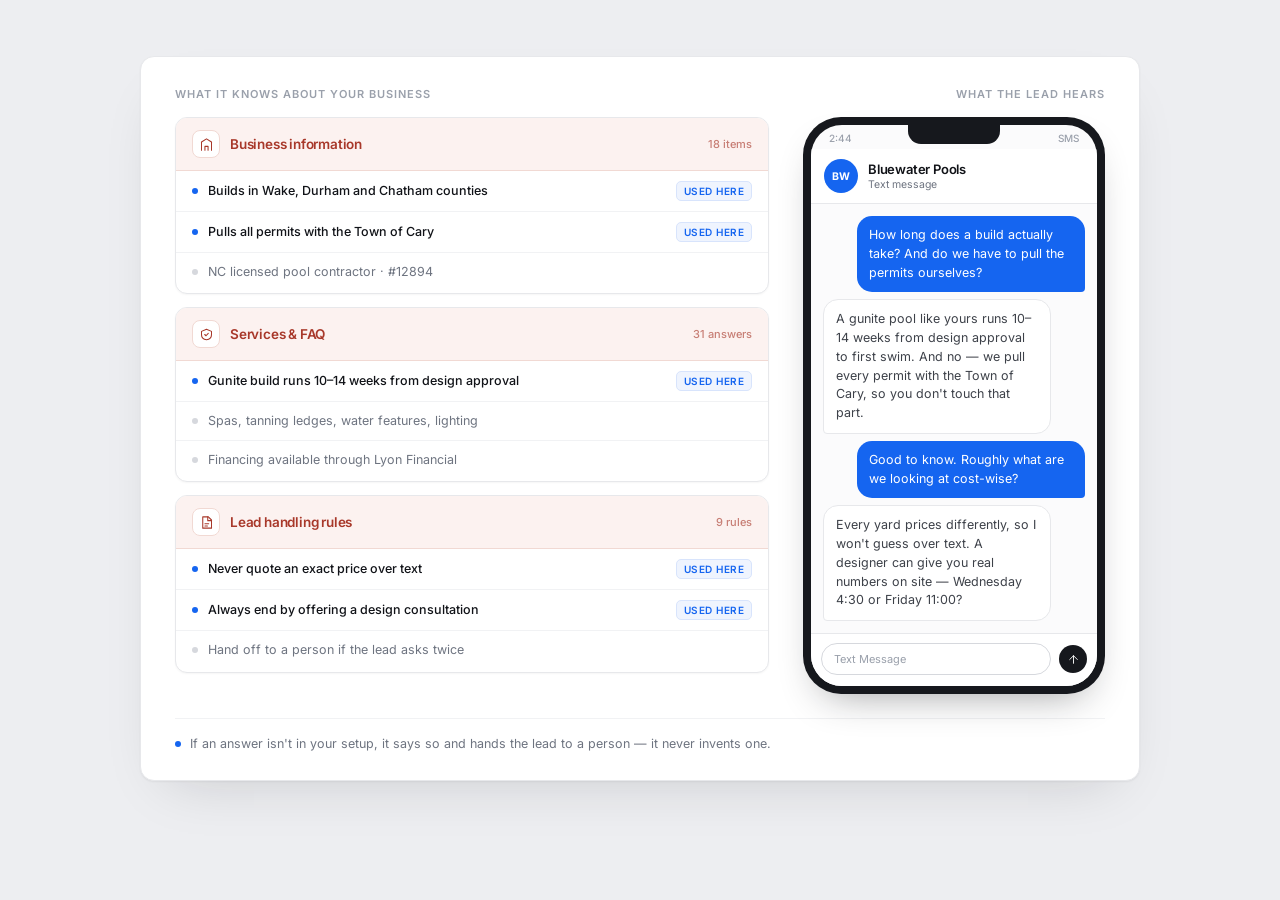
<file: visuals/how-it-works-02-sounds-like-your-business.html>
<!DOCTYPE html>
<html lang="en">
<head>
<meta charset="UTF-8" />
<meta name="viewport" content="width=device-width, initial-scale=1.0" />
<title>How it works · 02 — Every conversation sounds like your business</title>
<link rel="preconnect" href="https://fonts.googleapis.com">
<link href="https://fonts.googleapis.com/css2?family=Inter:wght@400;500;600;700&display=swap" rel="stylesheet">
<style>
  /* Demo page wrapper only — not part of the drop-in */
  body { margin:0; background:#EDEEF1; display:flex; justify-content:center; padding:56px 20px; }
</style>
</head>
<body>

<!-- ═══════════════════════════════════════════════════════════════
     HOW IT WORKS · 02 — EVERY CONVERSATION SOUNDS LIKE YOUR BUSINESS
     Three source blocks on the left; the SMS answer they produced on
     the right. Lines actually used in this reply carry a blue dot and
     a "used here" tag; the rest sit quiet. Static — no scripts.
     Copy from <section class="hiw2"> through the <style> block.
     ═══════════════════════════════════════════════════════════════ -->

<section class="hiw2" aria-label="Diagram: the assistant answers a pool builder's frequently asked questions using that company's own business information, services and lead-handling rules">
<div class="hiw2-card">

  <div class="hiw2-labels">
    <span class="hiw2-eyebrow">What it knows about your business</span>
    <span class="hiw2-eyebrow hiw2-eyebrow-right">What the lead hears</span>
  </div>

  <div class="hiw2-body">

    <!-- Source blocks -->
    <div class="hiw2-blocks">

      <section class="hiw2-block">
        <div class="hiw2-block-head">
          <span class="hiw2-block-icon">
            <svg viewBox="0 0 24 24"><path d="M4 21V8l8-5 8 5v13"/><path d="M9.5 21v-6h5v6"/></svg>
          </span>
          <strong>Business information</strong>
          <span class="hiw2-count">18 items</span>
        </div>
        <div class="hiw2-row hiw2-used">
          <i></i>
          <p>Builds in Wake, Durham and Chatham counties</p>
          <span class="hiw2-tag">Used here</span>
        </div>
        <div class="hiw2-row hiw2-used">
          <i></i>
          <p>Pulls all permits with the Town of Cary</p>
          <span class="hiw2-tag">Used here</span>
        </div>
        <div class="hiw2-row">
          <i></i>
          <p>NC licensed pool contractor · #12894</p>
        </div>
      </section>

      <section class="hiw2-block">
        <div class="hiw2-block-head">
          <span class="hiw2-block-icon">
            <svg viewBox="0 0 24 24"><path d="M12 3.5 4 7v5.5c0 4.4 3.4 7.4 8 8 4.6-.6 8-3.6 8-8V7z"/><path d="m9.2 12 2 2 3.6-3.8"/></svg>
          </span>
          <strong>Services &amp; FAQ</strong>
          <span class="hiw2-count">31 answers</span>
        </div>
        <div class="hiw2-row hiw2-used">
          <i></i>
          <p>Gunite build runs 10–14 weeks from design approval</p>
          <span class="hiw2-tag">Used here</span>
        </div>
        <div class="hiw2-row">
          <i></i>
          <p>Spas, tanning ledges, water features, lighting</p>
        </div>
        <div class="hiw2-row">
          <i></i>
          <p>Financing available through Lyon Financial</p>
        </div>
      </section>

      <section class="hiw2-block">
        <div class="hiw2-block-head">
          <span class="hiw2-block-icon">
            <svg viewBox="0 0 24 24"><path d="M6 3h9l5 5v13H6z"/><path d="M14 3v6h6"/><path d="M9.5 14h6M9.5 17.5h4"/></svg>
          </span>
          <strong>Lead handling rules</strong>
          <span class="hiw2-count">9 rules</span>
        </div>
        <div class="hiw2-row hiw2-used">
          <i></i>
          <p>Never quote an exact price over text</p>
          <span class="hiw2-tag">Used here</span>
        </div>
        <div class="hiw2-row hiw2-used">
          <i></i>
          <p>Always end by offering a design consultation</p>
          <span class="hiw2-tag">Used here</span>
        </div>
        <div class="hiw2-row">
          <i></i>
          <p>Hand off to a person if the lead asks twice</p>
        </div>
      </section>

    </div>

    <!-- The conversation -->
    <div class="hiw2-phone-area">
      <div class="hiw2-phone">
        <div class="hiw2-screen">
          <div class="hiw2-notch"></div>
          <div class="hiw2-statusbar"><span>2:44</span><span>SMS</span></div>

          <div class="hiw2-phone-head">
            <span class="hiw2-phone-av">BW</span>
            <div>
              <strong>Bluewater Pools</strong>
              <span>Text message</span>
            </div>
          </div>

          <div class="hiw2-thread">
            <div class="hiw2-msg hiw2-msg-cust">
              How long does a build actually take? And do we have to pull the permits ourselves?
            </div>
            <div class="hiw2-msg hiw2-msg-biz">
              A gunite pool like yours runs 10–14 weeks from design approval to first swim. And no — we pull every permit with the Town of Cary, so you don't touch that part.
            </div>
            <div class="hiw2-msg hiw2-msg-cust">
              Good to know. Roughly what are we looking at cost-wise?
            </div>
            <div class="hiw2-msg hiw2-msg-biz">
              Every yard prices differently, so I won't guess over text. A designer can give you real numbers on site — Wednesday 4:30 or Friday 11:00?
            </div>
          </div>

          <div class="hiw2-compose">
            <div>Text Message</div>
            <span><svg viewBox="0 0 24 24"><path d="M12 19V5"/><path d="m5 12 7-7 7 7"/></svg></span>
          </div>
        </div>
      </div>
    </div>

  </div>

  <div class="hiw2-foot">
    <span class="hiw2-foot-dot"></span>
    If an answer isn't in your setup, it says so and hands the lead to a person — it never invents one.
  </div>

</div>
</section>

<style>
/* ══════════ HOW IT WORKS · 02 ══════════ */
.hiw2{
  --hiw-bg:#FFFFFF;
  --hiw-ink:#111318;
  --hiw-body:#3D4149;
  --hiw-muted:#6E7480;
  --hiw-faint:#9AA0AB;
  --hiw-line:#E7E8EB;
  --hiw-line-strong:#D6D8DD;
  --hiw-dark:#16181D;
  --hiw-blue:#1565F0;
  --hiw-blue-bg:#EFF4FE;
  --hiw-red-t:#A8382A;
  --hiw-red-bg:#FCF2F0;
  --hiw-red-line:#F1D9D3;
  --hiw-sans:'Inter',-apple-system,'Segoe UI',system-ui,sans-serif;
  font-family:var(--hiw-sans);
  color:var(--hiw-ink);
  width:100%;
  max-width:1000px;
  -webkit-font-smoothing:antialiased;
}
.hiw2 *{box-sizing:border-box;margin:0;padding:0;}
.hiw2 svg{width:16px;height:16px;fill:none;stroke:currentColor;stroke-width:1.7;stroke-linecap:round;stroke-linejoin:round;flex:none;}

.hiw2-card{
  background:var(--hiw-bg);
  border:1px solid var(--hiw-line);
  border-radius:14px;
  padding:30px 34px 26px;
  box-shadow:0 1px 2px rgba(17,19,24,.05), 0 24px 56px -28px rgba(17,19,24,.18);
}

.hiw2-labels{display:flex;justify-content:space-between;gap:16px;margin-bottom:16px;}
.hiw2-eyebrow{
  font-size:11px;font-weight:600;letter-spacing:.09em;text-transform:uppercase;
  color:var(--hiw-faint);
}
.hiw2-eyebrow-right{text-align:right;}

.hiw2-body{
  display:grid;
  grid-template-columns:minmax(0,1fr) 302px;
  gap:34px;
  align-items:stretch;
}

/* Source blocks */
.hiw2-blocks{display:flex;flex-direction:column;gap:13px;}
.hiw2-block{
  border:1px solid var(--hiw-line);
  border-radius:12px;
  background:var(--hiw-bg);
  overflow:hidden;
  box-shadow:0 1px 2px rgba(17,19,24,.04);
}
.hiw2-block-head{
  display:flex;align-items:center;gap:10px;
  padding:12px 16px;
  background:var(--hiw-red-bg);
  border-bottom:1px solid var(--hiw-red-line);
}
.hiw2-block-icon{
  width:28px;height:28px;border-radius:8px;flex:none;
  display:inline-flex;align-items:center;justify-content:center;
  background:var(--hiw-bg);color:var(--hiw-red-t);
  border:1px solid var(--hiw-red-line);
}
.hiw2-block-icon svg{width:15px;height:15px;}
.hiw2-block-head strong{
  flex:1;min-width:0;
  font-size:13.5px;font-weight:600;letter-spacing:-.015em;
  color:var(--hiw-red-t);
}
.hiw2-count{
  flex:none;
  font-size:11px;font-weight:500;color:var(--hiw-red-t);opacity:.62;
}

.hiw2-row{
  display:flex;align-items:center;gap:10px;
  padding:10px 16px;
  border-top:1px solid #F1F2F4;
}
.hiw2-block-head + .hiw2-row{border-top:0;}
.hiw2-row:last-child{padding-bottom:12px;}
.hiw2-row i{
  width:6px;height:6px;border-radius:50%;flex:none;
  background:#D6D8DD;
}
.hiw2-row p{
  flex:1;min-width:0;
  font-size:12.5px;line-height:1.45;color:var(--hiw-muted);
}
.hiw2-used i{background:var(--hiw-blue);}
.hiw2-used p{color:var(--hiw-ink);font-weight:500;}
.hiw2-tag{
  flex:none;
  font-size:10px;font-weight:600;letter-spacing:.05em;text-transform:uppercase;
  color:var(--hiw-blue);background:var(--hiw-blue-bg);
  border:1px solid #D8E4FC;border-radius:5px;
  padding:3px 7px;
}

/* Phone */
.hiw2-phone-area{display:flex;justify-content:center;align-items:stretch;min-width:0;}
.hiw2-phone{
  width:100%;min-height:534px;
  border-radius:38px;padding:8px;
  background:var(--hiw-dark);
  box-shadow:0 18px 40px -20px rgba(17,19,24,.45);
}
.hiw2-screen{
  position:relative;
  display:flex;flex-direction:column;
  width:100%;height:100%;
  overflow:hidden;border-radius:31px;
  background:#FBFBFC;
}
.hiw2-notch{
  position:absolute;top:0;left:50%;z-index:3;
  width:92px;height:19px;
  border-radius:0 0 13px 13px;
  background:var(--hiw-dark);
  transform:translateX(-50%);
}
.hiw2-statusbar{
  display:flex;justify-content:space-between;
  padding:7px 18px 5px;
  font-size:10px;font-weight:500;color:var(--hiw-faint);
}
.hiw2-phone-head{
  display:flex;align-items:center;gap:10px;
  padding:10px 13px;
  border-bottom:1px solid var(--hiw-line);
  background:var(--hiw-bg);
}
.hiw2-phone-av{
  width:34px;height:34px;border-radius:50%;flex:none;
  background:var(--hiw-blue);color:#fff;
  font-size:10.5px;font-weight:700;
  display:inline-flex;align-items:center;justify-content:center;
}
.hiw2-phone-head > div{min-width:0;}
.hiw2-phone-head > div strong{display:block;font-size:13px;font-weight:600;letter-spacing:-.015em;}
.hiw2-phone-head > div span{display:block;margin-top:1px;font-size:10.5px;color:var(--hiw-muted);}

.hiw2-thread{
  display:flex;flex:1;flex-direction:column;gap:7px;
  padding:12px 12px;
  overflow:hidden;
}
.hiw2-msg{
  max-width:87%;
  border-radius:15px;
  padding:10px 12px;
  font-size:12.5px;line-height:1.5;
}
.hiw2-msg-biz{
  align-self:flex-start;
  border:1px solid var(--hiw-line);
  background:var(--hiw-bg);color:var(--hiw-body);
  border-radius:15px 15px 15px 4px;
}
.hiw2-msg-cust{
  align-self:flex-end;
  background:var(--hiw-blue);color:#fff;
  border-radius:15px 15px 4px 15px;
}
.hiw2-compose{
  display:flex;align-items:center;gap:8px;
  padding:9px 10px 11px;
  border-top:1px solid var(--hiw-line);
  background:var(--hiw-bg);
}
.hiw2-compose div{
  flex:1;
  border:1px solid var(--hiw-line-strong);border-radius:999px;
  padding:8px 12px;
  font-size:11px;color:var(--hiw-faint);
}
.hiw2-compose > span{
  width:28px;height:28px;border-radius:50%;flex:none;
  background:var(--hiw-dark);color:#fff;
  display:inline-flex;align-items:center;justify-content:center;
}
.hiw2-compose svg{width:13px;height:13px;}

/* Card footer */
.hiw2-foot{
  display:flex;align-items:flex-start;gap:9px;
  margin-top:24px;padding-top:16px;
  border-top:1px solid #F1F2F4;
  font-size:12.5px;line-height:1.5;color:var(--hiw-muted);
}
.hiw2-foot-dot{width:6px;height:6px;margin-top:6px;border-radius:50%;background:var(--hiw-blue);flex:none;}

/* Responsive */
@media (max-width:880px){
  .hiw2-card{padding:24px 22px 22px;}
  .hiw2-body{grid-template-columns:1fr;gap:22px;}
  .hiw2-labels{display:none;}
  .hiw2-phone{width:min(100%,300px);margin:0 auto;}
}
@media (max-width:520px){
  .hiw2-row{flex-wrap:wrap;}
  .hiw2-tag{margin-left:16px;}
}
</style>

</body>
</html>
</file>
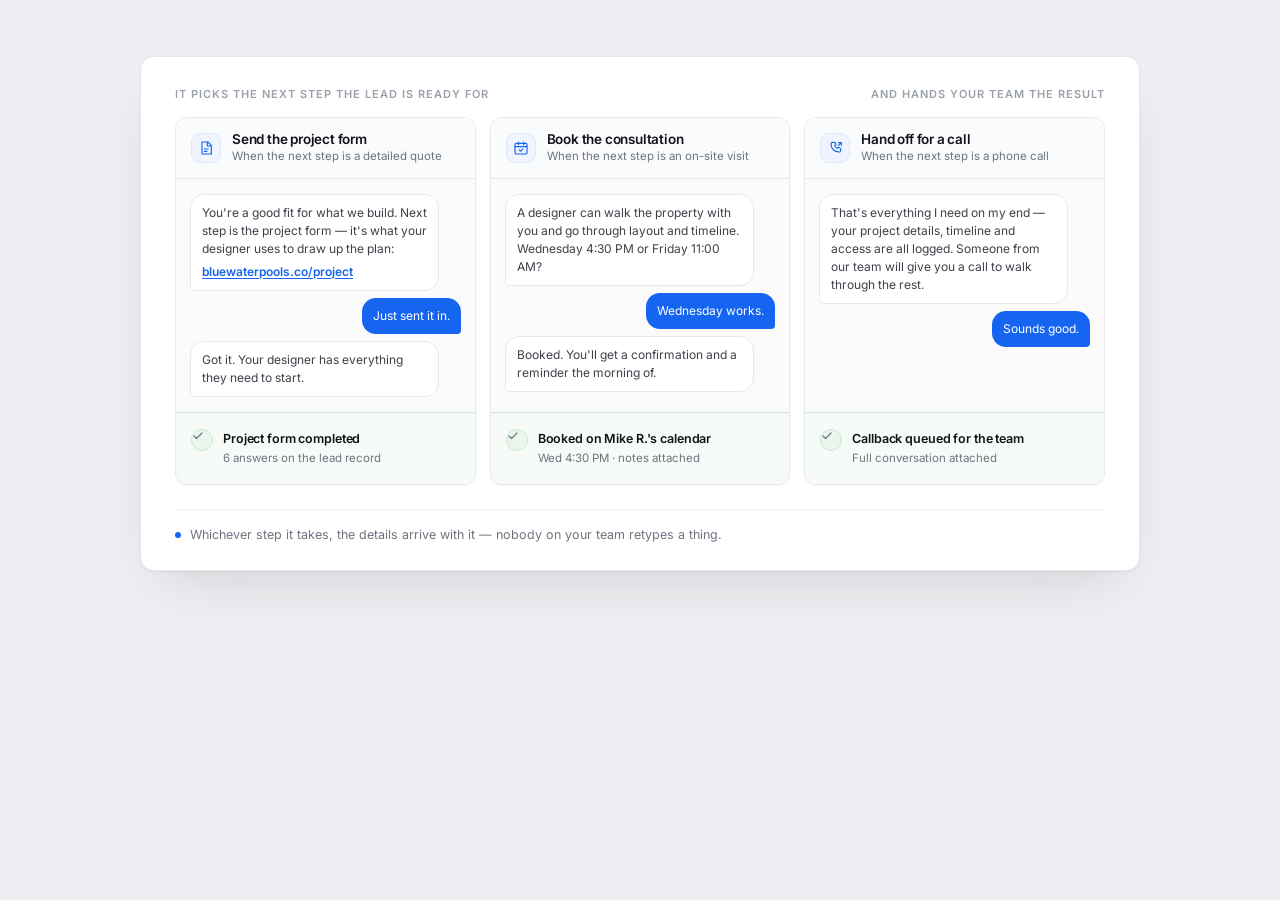
<file: visuals/how-it-works-03-next-step.html>
<!DOCTYPE html>
<html lang="en">
<head>
<meta charset="UTF-8" />
<meta name="viewport" content="width=device-width, initial-scale=1.0" />
<title>How it works · 03 — Leads are moved toward the next step</title>
<link rel="preconnect" href="https://fonts.googleapis.com">
<link href="https://fonts.googleapis.com/css2?family=Inter:wght@400;500;600;700&display=swap" rel="stylesheet">
<style>
  /* Demo page wrapper only — not part of the drop-in */
  body { margin:0; background:#EDEEF1; display:flex; justify-content:center; padding:56px 20px; }
</style>
</head>
<body>

<!-- ═══════════════════════════════════════════════════════════════
     HOW IT WORKS · 03 — LEADS ARE MOVED TOWARD THE NEXT STEP
     Three outcomes side by side: collect details, book the visit, or
     queue a callback. Each card shows the exchange that produced it
     and what the team received. Static — no scripts.
     Copy from <section class="hiw3"> through the <style> block.
     ═══════════════════════════════════════════════════════════════ -->

<section class="hiw3" aria-label="Three examples of how a qualified lead is moved forward: sending an intake form, booking a consultation, or scheduling a callback from the team">
<div class="hiw3-card">

  <div class="hiw3-labels">
    <span class="hiw3-eyebrow">It picks the next step the lead is ready for</span>
    <span class="hiw3-eyebrow hiw3-eyebrow-right">And hands your team the result</span>
  </div>

  <div class="hiw3-grid">

    <!-- 1 · Intake form -->
    <article class="hiw3-step">
      <div class="hiw3-step-head">
        <span class="hiw3-step-icon">
          <svg viewBox="0 0 24 24"><path d="M6 3h9l5 5v13H6z"/><path d="M14 3v6h6"/><path d="M9.5 13.5h6M9.5 17h4"/></svg>
        </span>
        <div class="hiw3-step-name">
          <strong>Send the project form</strong>
          <span>When the next step is a detailed quote</span>
        </div>
      </div>

      <div class="hiw3-thread">
        <div class="hiw3-msg hiw3-msg-biz">
          You're a good fit for what we build. Next step is the project form — it's what your designer uses to draw up the plan:
          <em class="hiw3-link">bluewaterpools.co/project</em>
        </div>
        <div class="hiw3-msg hiw3-msg-cust">
          Just sent it in.
        </div>
        <div class="hiw3-msg hiw3-msg-biz">
          Got it. Your designer has everything they need to start.
        </div>
      </div>

      <div class="hiw3-result">
        <span class="hiw3-check"><svg viewBox="0 0 24 24"><path d="M20 6 9 17l-5-5"/></svg></span>
        <div>
          <strong>Project form completed</strong>
          <span>6 answers on the lead record</span>
        </div>
      </div>
    </article>

    <!-- 2 · Booking -->
    <article class="hiw3-step">
      <div class="hiw3-step-head">
        <span class="hiw3-step-icon">
          <svg viewBox="0 0 24 24"><rect x="3" y="5" width="18" height="16" rx="2"/><path d="M3 10h18M8 3v4M16 3v4"/><path d="m9.5 15 1.8 1.8 3.4-3.6"/></svg>
        </span>
        <div class="hiw3-step-name">
          <strong>Book the consultation</strong>
          <span>When the next step is an on-site visit</span>
        </div>
      </div>

      <div class="hiw3-thread">
        <div class="hiw3-msg hiw3-msg-biz">
          A designer can walk the property with you and go through layout and timeline. Wednesday 4:30 PM or Friday 11:00 AM?
        </div>
        <div class="hiw3-msg hiw3-msg-cust">
          Wednesday works.
        </div>
        <div class="hiw3-msg hiw3-msg-biz">
          Booked. You'll get a confirmation and a reminder the morning of.
        </div>
      </div>

      <div class="hiw3-result">
        <span class="hiw3-check"><svg viewBox="0 0 24 24"><path d="M20 6 9 17l-5-5"/></svg></span>
        <div>
          <strong>Booked on Mike R.'s calendar</strong>
          <span>Wed 4:30 PM · notes attached</span>
        </div>
      </div>
    </article>

    <!-- 3 · Callback -->
    <article class="hiw3-step">
      <div class="hiw3-step-head">
        <span class="hiw3-step-icon">
          <svg viewBox="0 0 24 24"><path d="M15.5 12.5a11 11 0 0 1-4-4l2-1.6-1.7-3.4H8.2A2.2 2.2 0 0 0 6 5.9C6 13.1 10.9 18 18.1 18a2.2 2.2 0 0 0 2.4-2.2v-3.1l-3.4-1.7z"/><path d="M17 8.5 21.5 4M17.5 4h4v4"/></svg>
        </span>
        <div class="hiw3-step-name">
          <strong>Hand off for a call</strong>
          <span>When the next step is a phone call</span>
        </div>
      </div>

      <div class="hiw3-thread">
        <div class="hiw3-msg hiw3-msg-biz">
          That's everything I need on my end — your project details, timeline and access are all logged. Someone from our team will give you a call to walk through the rest.
        </div>
        <div class="hiw3-msg hiw3-msg-cust">
          Sounds good.
        </div>
      </div>

      <div class="hiw3-result">
        <span class="hiw3-check"><svg viewBox="0 0 24 24"><path d="M20 6 9 17l-5-5"/></svg></span>
        <div>
          <strong>Callback queued for the team</strong>
          <span>Full conversation attached</span>
        </div>
      </div>
    </article>

  </div>

  <div class="hiw3-foot">
    <span class="hiw3-foot-dot"></span>
    Whichever step it takes, the details arrive with it — nobody on your team retypes a thing.
  </div>

</div>
</section>

<style>
/* ══════════ HOW IT WORKS · 03 ══════════ */
.hiw3{
  --hiw-bg:#FFFFFF;
  --hiw-ink:#111318;
  --hiw-body:#3D4149;
  --hiw-muted:#6E7480;
  --hiw-faint:#9AA0AB;
  --hiw-line:#E7E8EB;
  --hiw-line-strong:#D6D8DD;
  --hiw-dark:#16181D;
  --hiw-blue:#1565F0;
  --hiw-blue-bg:#EFF4FE;
  --hiw-green-t:#1F7A40;
  --hiw-green-bg:#EAF5EE;
  --hiw-green-line:#CBE7D4;
  --hiw-sans:'Inter',-apple-system,'Segoe UI',system-ui,sans-serif;
  font-family:var(--hiw-sans);
  color:var(--hiw-ink);
  width:100%;
  max-width:1000px;
  -webkit-font-smoothing:antialiased;
}
.hiw3 *{box-sizing:border-box;margin:0;padding:0;}
.hiw3 svg{width:16px;height:16px;fill:none;stroke:currentColor;stroke-width:1.7;stroke-linecap:round;stroke-linejoin:round;flex:none;}

.hiw3-card{
  background:var(--hiw-bg);
  border:1px solid var(--hiw-line);
  border-radius:14px;
  padding:30px 34px 26px;
  box-shadow:0 1px 2px rgba(17,19,24,.05), 0 24px 56px -28px rgba(17,19,24,.18);
}

.hiw3-labels{display:flex;justify-content:space-between;gap:16px;margin-bottom:16px;}
.hiw3-eyebrow{
  font-size:11px;font-weight:600;letter-spacing:.09em;text-transform:uppercase;
  color:var(--hiw-faint);
}
.hiw3-eyebrow-right{text-align:right;}

/* Three outcomes */
.hiw3-grid{
  display:grid;
  grid-template-columns:repeat(3,minmax(0,1fr));
  gap:14px;
  align-items:stretch;
}
.hiw3-step{
  display:flex;flex-direction:column;
  border:1px solid var(--hiw-line);
  border-radius:12px;
  background:var(--hiw-bg);
  overflow:hidden;
  box-shadow:0 1px 2px rgba(17,19,24,.04);
}
.hiw3-step-head{
  display:flex;align-items:center;gap:11px;
  padding:13px 15px;
  background:#FAFBFC;
  border-bottom:1px solid var(--hiw-line);
}
.hiw3-step-icon{
  width:30px;height:30px;border-radius:9px;flex:none;
  display:inline-flex;align-items:center;justify-content:center;
  background:var(--hiw-blue-bg);color:var(--hiw-blue);
  border:1px solid #DDE7FC;
}
.hiw3-step-icon svg{width:16px;height:16px;}
.hiw3-step-name{min-width:0;}
.hiw3-step-name strong{
  display:block;font-size:13.5px;font-weight:600;letter-spacing:-.015em;
}
.hiw3-step-name span{
  display:block;margin-top:2px;
  font-size:11.5px;line-height:1.35;color:var(--hiw-muted);
}

/* Message snippets */
.hiw3-thread{
  flex:1;
  display:flex;flex-direction:column;gap:7px;
  padding:15px 14px;
  background:#FBFBFC;
}
.hiw3-msg{
  max-width:92%;
  border-radius:14px;
  padding:9px 11px;
  font-size:12px;line-height:1.5;
}
.hiw3-msg-biz{
  align-self:flex-start;
  border:1px solid var(--hiw-line);
  background:var(--hiw-bg);color:var(--hiw-body);
  border-radius:14px 14px 14px 4px;
}
.hiw3-msg-cust{
  align-self:flex-end;
  background:var(--hiw-blue);color:#fff;
  border-radius:14px 14px 4px 14px;
}
.hiw3-link{
  display:block;margin-top:5px;
  font-style:normal;font-weight:600;color:var(--hiw-blue);
  text-decoration:underline;text-underline-offset:2px;
  word-break:break-all;
}

/* What the team gets */
.hiw3-result{
  display:flex;align-items:center;gap:10px;
  min-height:72px;
  padding:13px 15px;
  border-top:1px solid var(--hiw-green-line);
  background:#F7FBF8;
}
.hiw3-check{
  width:22px;height:22px;align-self:flex-start;border-radius:50%;flex:none;
  display:inline-flex;align-items:center;justify-content:center;
  background:var(--hiw-green-bg);color:var(--hiw-green-t);
  border:1px solid var(--hiw-green-line);
  margin-top:1px;
}
.hiw3-check svg{width:12px;height:12px;stroke-width:2.4;}
.hiw3-result strong{
  display:block;font-size:12.5px;font-weight:600;letter-spacing:-.01em;
  line-height:1.4;color:var(--hiw-ink);
}
.hiw3-result span{
  display:block;margin-top:3px;
  font-size:11.5px;line-height:1.4;color:var(--hiw-muted);
}

/* Card footer */
.hiw3-foot{
  display:flex;align-items:flex-start;gap:9px;
  margin-top:24px;padding-top:16px;
  border-top:1px solid #F1F2F4;
  font-size:12.5px;line-height:1.5;color:var(--hiw-muted);
}
.hiw3-foot-dot{width:6px;height:6px;margin-top:6px;border-radius:50%;background:var(--hiw-blue);flex:none;}

/* Responsive */
@media (max-width:880px){
  .hiw3-card{padding:24px 22px 22px;}
  .hiw3-grid{grid-template-columns:1fr;gap:12px;}
  .hiw3-labels{display:none;}
  .hiw3-msg{max-width:86%;}
}
</style>

</body>
</html>
</file>
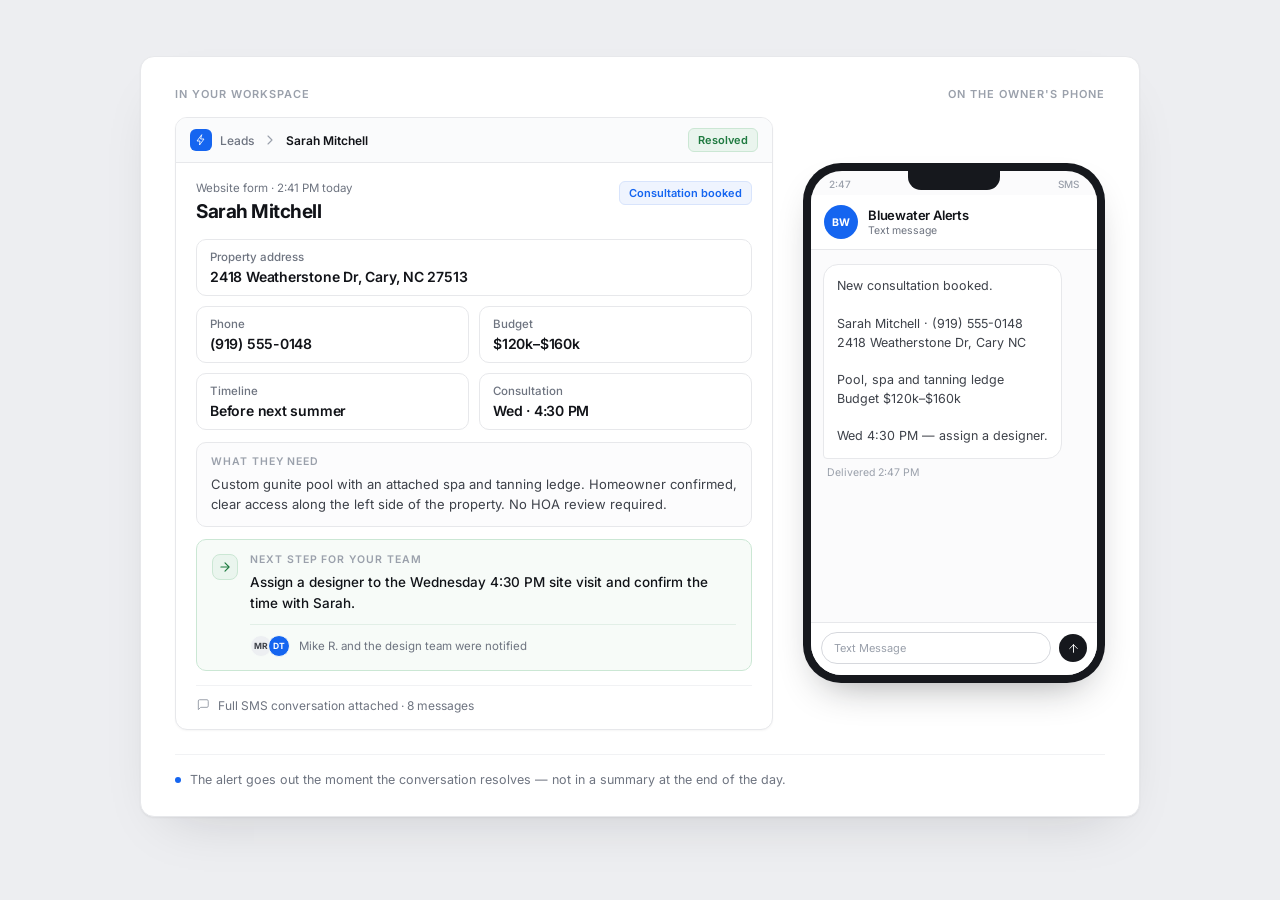
<file: visuals/how-it-works-04-team-gets-the-outcome.html>
<!DOCTYPE html>
<html lang="en">
<head>
<meta charset="UTF-8" />
<meta name="viewport" content="width=device-width, initial-scale=1.0" />
<title>How it works · 04 — Your team gets the full outcome</title>
<link rel="preconnect" href="https://fonts.googleapis.com">
<link href="https://fonts.googleapis.com/css2?family=Inter:wght@400;500;600;700&display=swap" rel="stylesheet">
<style>
  /* Demo page wrapper only — not part of the drop-in */
  body { margin:0; background:#EDEEF1; display:flex; justify-content:center; padding:56px 20px; }
</style>
</head>
<body>

<!-- ═══════════════════════════════════════════════════════════════
     HOW IT WORKS · 04 — YOUR TEAM GETS THE FULL OUTCOME
     The finished lead record in the workspace, and the text that hits
     the owner's phone the moment it resolves. Static — no scripts.
     Copy from <section class="hiw4"> through the <style> block.
     ═══════════════════════════════════════════════════════════════ -->

<section class="hiw4" aria-label="A completed lead record in the workspace showing the customer's details, what they need and the next step for the team, alongside the text alert sent to the owner's phone">
<div class="hiw4-card">

  <div class="hiw4-labels">
    <span class="hiw4-eyebrow">In your workspace</span>
    <span class="hiw4-eyebrow hiw4-eyebrow-right">On the owner's phone</span>
  </div>

  <div class="hiw4-body">

    <!-- Lead record -->
    <div class="hiw4-record">

      <div class="hiw4-bar">
        <span class="hiw4-bar-mark"><svg viewBox="0 0 24 24"><path d="M13 2 4 14h6l-1 8 9-12h-6z"/></svg></span>
        <span class="hiw4-crumb">Leads</span>
        <svg class="hiw4-sep" viewBox="0 0 24 24"><path d="m9 6 6 6-6 6"/></svg>
        <span class="hiw4-crumb hiw4-crumb-now">Sarah Mitchell</span>
        <span class="hiw4-chip hiw4-chip-green">Resolved</span>
      </div>

      <div class="hiw4-record-body">

        <div class="hiw4-head">
          <div>
            <div class="hiw4-sub">Website form · 2:41 PM today</div>
            <h3>Sarah Mitchell</h3>
          </div>
          <span class="hiw4-chip hiw4-chip-blue">Consultation booked</span>
        </div>

        <div class="hiw4-fields">
          <div class="hiw4-field hiw4-field-wide">
            <span>Property address</span>
            <strong>2418 Weatherstone Dr, Cary, NC 27513</strong>
          </div>
          <div class="hiw4-field"><span>Phone</span><strong>(919) 555-0148</strong></div>
          <div class="hiw4-field"><span>Budget</span><strong>$120k–$160k</strong></div>
          <div class="hiw4-field"><span>Timeline</span><strong>Before next summer</strong></div>
          <div class="hiw4-field"><span>Consultation</span><strong>Wed · 4:30 PM</strong></div>
        </div>

        <div class="hiw4-panel">
          <div class="hiw4-panel-label">What they need</div>
          <p>Custom gunite pool with an attached spa and tanning ledge. Homeowner confirmed, clear access along the left side of the property. No HOA review required.</p>
        </div>

        <div class="hiw4-next">
          <span class="hiw4-next-icon"><svg viewBox="0 0 24 24"><path d="M5 12h13"/><path d="m12 5 7 7-7 7"/></svg></span>
          <div class="hiw4-next-body">
            <div class="hiw4-panel-label">Next step for your team</div>
            <p>Assign a designer to the Wednesday 4:30 PM site visit and confirm the time with Sarah.</p>
            <div class="hiw4-owner">
              <span class="hiw4-avatars"><b>MR</b><b class="hiw4-av-2">DT</b></span>
              Mike R. and the design team were notified
            </div>
          </div>
        </div>

        <div class="hiw4-foot-row">
          <svg viewBox="0 0 24 24"><path d="M21 14a2 2 0 0 1-2 2H8l-4 4V5a2 2 0 0 1 2-2h13a2 2 0 0 1 2 2z"/></svg>
          Full SMS conversation attached · 8 messages
        </div>

      </div>
    </div>

    <!-- Owner's phone -->
    <div class="hiw4-phone-area">
      <div class="hiw4-phone">
        <div class="hiw4-screen">
          <div class="hiw4-notch"></div>
          <div class="hiw4-statusbar"><span>2:47</span><span>SMS</span></div>

          <div class="hiw4-phone-head">
            <span class="hiw4-phone-av">BW</span>
            <div>
              <strong>Bluewater Alerts</strong>
              <span>Text message</span>
            </div>
          </div>

          <div class="hiw4-thread">
            <div class="hiw4-msg">
              New consultation booked.<br><br>
              Sarah Mitchell · (919) 555-0148<br>
              2418 Weatherstone Dr, Cary NC<br><br>
              Pool, spa and tanning ledge<br>
              Budget $120k–$160k<br><br>
              Wed 4:30 PM — assign a designer.
            </div>
            <div class="hiw4-stamp">Delivered 2:47 PM</div>
          </div>

          <div class="hiw4-compose">
            <div>Text Message</div>
            <span><svg viewBox="0 0 24 24"><path d="M12 19V5"/><path d="m5 12 7-7 7 7"/></svg></span>
          </div>
        </div>
      </div>
    </div>

  </div>

  <div class="hiw4-foot">
    <span class="hiw4-foot-dot"></span>
    The alert goes out the moment the conversation resolves — not in a summary at the end of the day.
  </div>

</div>
</section>

<style>
/* ══════════ HOW IT WORKS · 04 ══════════ */
.hiw4{
  --hiw-bg:#FFFFFF;
  --hiw-ink:#111318;
  --hiw-body:#3D4149;
  --hiw-muted:#6E7480;
  --hiw-faint:#9AA0AB;
  --hiw-line:#E7E8EB;
  --hiw-line-strong:#D6D8DD;
  --hiw-dark:#16181D;
  --hiw-blue:#1565F0;
  --hiw-blue-bg:#EFF4FE;
  --hiw-green-t:#1F7A40;
  --hiw-green-bg:#EAF5EE;
  --hiw-green-line:#CBE7D4;
  --hiw-sans:'Inter',-apple-system,'Segoe UI',system-ui,sans-serif;
  font-family:var(--hiw-sans);
  color:var(--hiw-ink);
  width:100%;
  max-width:1000px;
  -webkit-font-smoothing:antialiased;
}
.hiw4 *{box-sizing:border-box;margin:0;padding:0;}
.hiw4 svg{width:16px;height:16px;fill:none;stroke:currentColor;stroke-width:1.7;stroke-linecap:round;stroke-linejoin:round;flex:none;}

.hiw4-card{
  background:var(--hiw-bg);
  border:1px solid var(--hiw-line);
  border-radius:14px;
  padding:30px 34px 26px;
  box-shadow:0 1px 2px rgba(17,19,24,.05), 0 24px 56px -28px rgba(17,19,24,.18);
}
.hiw4-labels{display:flex;justify-content:space-between;gap:16px;margin-bottom:16px;}
.hiw4-eyebrow{
  font-size:11px;font-weight:600;letter-spacing:.09em;text-transform:uppercase;
  color:var(--hiw-faint);
}
.hiw4-eyebrow-right{text-align:right;}

.hiw4-body{
  display:grid;
  grid-template-columns:minmax(0,1fr) 302px;
  gap:30px;
  align-items:center;
}

/* ── Lead record ── */
.hiw4-record{
  border:1px solid var(--hiw-line);
  border-radius:12px;
  background:var(--hiw-bg);
  overflow:hidden;
  box-shadow:0 1px 2px rgba(17,19,24,.04);
}
.hiw4-bar{
  display:flex;align-items:center;gap:8px;
  padding:10px 14px;
  background:#FAFBFC;
  border-bottom:1px solid var(--hiw-line);
}
.hiw4-bar-mark{
  width:22px;height:22px;border-radius:6px;flex:none;
  display:inline-flex;align-items:center;justify-content:center;
  background:var(--hiw-blue);color:#fff;
}
.hiw4-bar-mark svg{width:12px;height:12px;}
.hiw4-crumb{font-size:12px;font-weight:500;color:var(--hiw-muted);}
.hiw4-crumb-now{color:var(--hiw-ink);font-weight:600;}
.hiw4-sep{width:12px;height:12px;color:var(--hiw-faint);}
.hiw4-chip{
  font-size:11px;font-weight:600;
  border-radius:6px;padding:4px 9px;white-space:nowrap;
}
.hiw4-chip-green{
  margin-left:auto;
  color:var(--hiw-green-t);background:var(--hiw-green-bg);
  border:1px solid var(--hiw-green-line);
}
.hiw4-chip-blue{
  flex:none;
  color:var(--hiw-blue);background:var(--hiw-blue-bg);
  border:1px solid #D8E4FC;
}

.hiw4-record-body{padding:18px 20px 16px;}
.hiw4-head{display:flex;align-items:flex-start;justify-content:space-between;gap:14px;}
.hiw4-sub{font-size:11.5px;color:var(--hiw-muted);}
.hiw4-head h3{margin-top:5px;font-size:19px;font-weight:700;letter-spacing:-.025em;}

.hiw4-fields{
  display:grid;grid-template-columns:repeat(2,minmax(0,1fr));gap:10px;
  margin-top:16px;
}
.hiw4-field{
  min-width:0;
  border:1px solid var(--hiw-line);border-radius:10px;
  padding:10px 13px;
}
.hiw4-field-wide{grid-column:1 / -1;}
.hiw4-field span{display:block;font-size:11.5px;font-weight:500;color:var(--hiw-muted);}
.hiw4-field strong{
  display:block;margin-top:4px;
  font-size:14px;font-weight:600;letter-spacing:-.015em;
  overflow:hidden;text-overflow:ellipsis;white-space:nowrap;
}

.hiw4-panel-label{
  font-size:10.5px;font-weight:600;letter-spacing:.09em;text-transform:uppercase;
  color:var(--hiw-faint);
}
.hiw4-panel{
  margin-top:12px;
  border:1px solid var(--hiw-line);border-radius:10px;
  padding:12px 14px;background:#FCFCFD;
}
.hiw4-panel p{margin-top:6px;font-size:13px;line-height:1.55;color:var(--hiw-body);}

.hiw4-next{
  display:flex;gap:12px;
  margin-top:12px;
  border:1px solid var(--hiw-green-line);border-radius:10px;
  padding:13px 15px;background:#F7FBF8;
}
.hiw4-next-icon{
  width:26px;height:26px;border-radius:8px;flex:none;margin-top:1px;
  display:inline-flex;align-items:center;justify-content:center;
  background:var(--hiw-green-bg);color:var(--hiw-green-t);
  border:1px solid var(--hiw-green-line);
}
.hiw4-next-icon svg{width:14px;height:14px;stroke-width:2;}
.hiw4-next-body{flex:1;min-width:0;}
.hiw4-next-body p{
  margin-top:6px;
  font-size:13.5px;line-height:1.5;font-weight:500;color:var(--hiw-ink);
}
.hiw4-owner{
  display:flex;align-items:center;gap:9px;
  margin-top:11px;padding-top:10px;
  border-top:1px solid #E2EFE7;
  font-size:11.5px;color:var(--hiw-muted);
}
.hiw4-avatars{display:inline-flex;flex:none;}
.hiw4-avatars b{
  width:22px;height:22px;border-radius:50%;
  background:#EDEFF2;color:var(--hiw-body);border:1.5px solid #F7FBF8;
  font-size:8.5px;font-weight:700;
  display:inline-flex;align-items:center;justify-content:center;
}
.hiw4-avatars b + b{margin-left:-4px;}
.hiw4-av-2{background:var(--hiw-blue) !important;color:#fff !important;}

.hiw4-foot-row{
  display:flex;align-items:center;gap:8px;
  margin-top:14px;padding-top:12px;
  border-top:1px solid #F1F2F4;
  font-size:12px;color:var(--hiw-muted);
}
.hiw4-foot-row svg{width:14px;height:14px;color:var(--hiw-faint);}

/* ── Owner's phone (lock screen) ── */
.hiw4-phone-area{display:flex;justify-content:center;min-width:0;}
.hiw4-phone{
  width:100%;height:520px;
  border-radius:38px;padding:8px;
  background:var(--hiw-dark);
  box-shadow:0 18px 40px -20px rgba(17,19,24,.45);
}
.hiw4-screen{
  position:relative;
  display:flex;flex-direction:column;
  width:100%;height:100%;
  overflow:hidden;border-radius:31px;
  background:#FBFBFC;
}
.hiw4-notch{
  position:absolute;top:0;left:50%;z-index:3;
  width:92px;height:19px;
  border-radius:0 0 13px 13px;
  background:var(--hiw-dark);
  transform:translateX(-50%);
}
.hiw4-statusbar{
  display:flex;justify-content:space-between;
  padding:7px 18px 5px;
  font-size:10px;font-weight:500;color:var(--hiw-faint);
}
.hiw4-phone-head{
  display:flex;align-items:center;gap:10px;
  padding:10px 13px;
  border-bottom:1px solid var(--hiw-line);
  background:var(--hiw-bg);
}
.hiw4-phone-av{
  width:34px;height:34px;border-radius:50%;flex:none;
  background:var(--hiw-blue);color:#fff;
  font-size:10.5px;font-weight:700;
  display:inline-flex;align-items:center;justify-content:center;
}
.hiw4-phone-head > div{min-width:0;}
.hiw4-phone-head > div strong{display:block;font-size:13px;font-weight:600;letter-spacing:-.015em;}
.hiw4-phone-head > div span{display:block;margin-top:1px;font-size:10.5px;color:var(--hiw-muted);}
.hiw4-thread{
  flex:1;
  display:flex;flex-direction:column;align-items:flex-start;
  padding:14px 12px;
}
.hiw4-msg{
  max-width:92%;
  border:1px solid var(--hiw-line);
  background:var(--hiw-bg);color:var(--hiw-body);
  border-radius:15px 15px 15px 4px;
  padding:12px 13px;
  font-size:12.5px;line-height:1.5;
}
.hiw4-stamp{
  margin:7px 0 0 4px;
  font-size:10.5px;color:var(--hiw-faint);
}
.hiw4-compose{
  display:flex;align-items:center;gap:8px;
  padding:9px 10px 11px;
  border-top:1px solid var(--hiw-line);
  background:var(--hiw-bg);
}
.hiw4-compose div{
  flex:1;
  border:1px solid var(--hiw-line-strong);border-radius:999px;
  padding:8px 12px;
  font-size:11px;color:var(--hiw-faint);
}
.hiw4-compose > span{
  width:28px;height:28px;border-radius:50%;flex:none;
  background:var(--hiw-dark);color:#fff;
  display:inline-flex;align-items:center;justify-content:center;
}
.hiw4-compose svg{width:13px;height:13px;}

/* Card footer */
.hiw4-foot{
  display:flex;align-items:flex-start;gap:9px;
  margin-top:24px;padding-top:16px;
  border-top:1px solid #F1F2F4;
  font-size:12.5px;line-height:1.5;color:var(--hiw-muted);
}
.hiw4-foot-dot{width:6px;height:6px;margin-top:6px;border-radius:50%;background:var(--hiw-blue);flex:none;}

/* Responsive */
@media (max-width:880px){
  .hiw4-card{padding:24px 22px 22px;}
  .hiw4-body{grid-template-columns:1fr;gap:22px;}
  .hiw4-labels{display:none;}
  .hiw4-phone{width:min(100%,300px);margin:0 auto;}
}
@media (max-width:520px){
  .hiw4-fields{grid-template-columns:1fr;}
  .hiw4-head{flex-direction:column;gap:10px;}
}
</style>

</body>
</html>
</file>
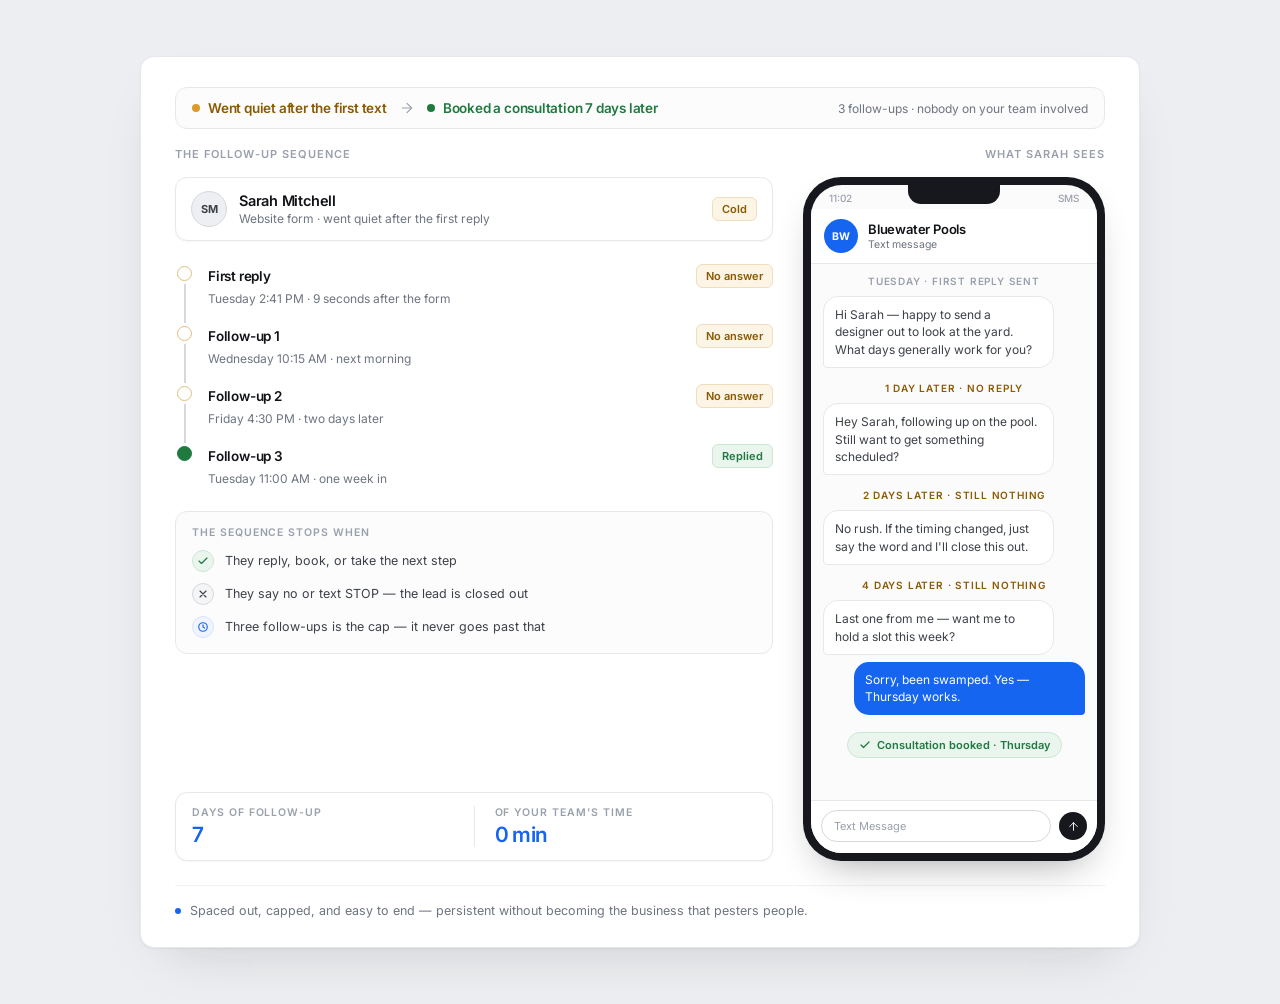
<file: visuals/how-it-works-05-no-lead-goes-cold.html>
<!DOCTYPE html>
<html lang="en">
<head>
<meta charset="UTF-8" />
<meta name="viewport" content="width=device-width, initial-scale=1.0" />
<title>How it works · 05 — No lead is left to go cold</title>
<link rel="preconnect" href="https://fonts.googleapis.com">
<link href="https://fonts.googleapis.com/css2?family=Inter:wght@400;500;600;700&display=swap" rel="stylesheet">
<style>
  /* Demo page wrapper only — not part of the drop-in */
  body { margin:0; background:#EDEEF1; display:flex; justify-content:center; padding:56px 20px; }
</style>
</head>
<body>

<!-- ═══════════════════════════════════════════════════════════════
     HOW IT WORKS · 05 — NO LEAD IS LEFT TO GO COLD
     The follow-up sequence on the left, the thread it produced on the
     right. Three touches over a week, spaced out, with the stop rules
     shown plainly. Static — no scripts.
     Copy from <section class="hiw5"> through the <style> block.
     ═══════════════════════════════════════════════════════════════ -->

<section class="hiw5" aria-label="A lead who stopped responding receives three spaced follow-up texts over a week before replying, with the rules that stop the sequence shown alongside">
<div class="hiw5-card">

  <div class="hiw5-outcome">
    <span class="hiw5-state hiw5-state-cold"><i></i>Went quiet after the first text</span>
    <svg class="hiw5-arrow" viewBox="0 0 24 24"><path d="M5 12h13"/><path d="m12 5 7 7-7 7"/></svg>
    <span class="hiw5-state hiw5-state-won"><i></i>Booked a consultation 7 days later</span>
    <span class="hiw5-outcome-note">3 follow-ups · nobody on your team involved</span>
  </div>

  <div class="hiw5-labels">
    <span class="hiw5-eyebrow">The follow-up sequence</span>
    <span class="hiw5-eyebrow hiw5-eyebrow-right">What Sarah sees</span>
  </div>

  <div class="hiw5-body">

    <!-- Sequence -->
    <div class="hiw5-left">

      <div class="hiw5-lead">
        <span class="hiw5-lead-av">SM</span>
        <div class="hiw5-lead-who">
          <strong>Sarah Mitchell</strong>
          <span>Website form · went quiet after the first reply</span>
        </div>
        <span class="hiw5-chip hiw5-chip-amber">Cold</span>
      </div>

      <ol class="hiw5-timeline">
        <li class="hiw5-step">
          <span class="hiw5-dot"></span>
          <div class="hiw5-step-body">
            <div class="hiw5-step-top">
              <strong>First reply</strong>
              <span class="hiw5-chip hiw5-chip-grey">No answer</span>
            </div>
            <span class="hiw5-when">Tuesday 2:41 PM · 9 seconds after the form</span>
          </div>
        </li>

        <li class="hiw5-step">
          <span class="hiw5-dot"></span>
          <div class="hiw5-step-body">
            <div class="hiw5-step-top">
              <strong>Follow-up 1</strong>
              <span class="hiw5-chip hiw5-chip-grey">No answer</span>
            </div>
            <span class="hiw5-when">Wednesday 10:15 AM · next morning</span>
          </div>
        </li>

        <li class="hiw5-step">
          <span class="hiw5-dot"></span>
          <div class="hiw5-step-body">
            <div class="hiw5-step-top">
              <strong>Follow-up 2</strong>
              <span class="hiw5-chip hiw5-chip-grey">No answer</span>
            </div>
            <span class="hiw5-when">Friday 4:30 PM · two days later</span>
          </div>
        </li>

        <li class="hiw5-step hiw5-step-done">
          <span class="hiw5-dot"></span>
          <div class="hiw5-step-body">
            <div class="hiw5-step-top">
              <strong>Follow-up 3</strong>
              <span class="hiw5-chip hiw5-chip-green">Replied</span>
            </div>
            <span class="hiw5-when">Tuesday 11:00 AM · one week in</span>
          </div>
        </li>
      </ol>

      <div class="hiw5-stops">
        <div class="hiw5-stops-label">The sequence stops when</div>
        <div class="hiw5-stop">
          <span class="hiw5-stop-icon hiw5-stop-go"><svg viewBox="0 0 24 24"><path d="M20 6 9 17l-5-5"/></svg></span>
          <p>They reply, book, or take the next step</p>
        </div>
        <div class="hiw5-stop">
          <span class="hiw5-stop-icon hiw5-stop-no"><svg viewBox="0 0 24 24"><path d="M18 6 6 18M6 6l12 12"/></svg></span>
          <p>They say no or text STOP — the lead is closed out</p>
        </div>
        <div class="hiw5-stop">
          <span class="hiw5-stop-icon hiw5-stop-cap"><svg viewBox="0 0 24 24"><circle cx="12" cy="12" r="8.5"/><path d="M12 7.5V12l3 2"/></svg></span>
          <p>Three follow-ups is the cap — it never goes past that</p>
        </div>
      </div>

      <div class="hiw5-stat">
        <div>
          <span>Days of follow-up</span>
          <strong>7</strong>
        </div>
        <b class="hiw5-stat-sep"></b>
        <div>
          <span>Of your team's time</span>
          <strong>0 min</strong>
        </div>
      </div>

    </div>

    <!-- The thread -->
    <div class="hiw5-phone-area">
      <div class="hiw5-phone">
        <div class="hiw5-screen">
          <div class="hiw5-notch"></div>
          <div class="hiw5-statusbar"><span>11:02</span><span>SMS</span></div>

          <div class="hiw5-phone-head">
            <span class="hiw5-phone-av">BW</span>
            <div>
              <strong>Bluewater Pools</strong>
              <span>Text message</span>
            </div>
          </div>

          <div class="hiw5-thread">
            <div class="hiw5-day">Tuesday · first reply sent</div>
            <div class="hiw5-msg hiw5-msg-biz">
              Hi Sarah — happy to send a designer out to look at the yard. What days generally work for you?
            </div>

            <div class="hiw5-day hiw5-day-quiet">1 day later · no reply</div>
            <div class="hiw5-msg hiw5-msg-biz">
              Hey Sarah, following up on the pool. Still want to get something scheduled?
            </div>

            <div class="hiw5-day hiw5-day-quiet">2 days later · still nothing</div>
            <div class="hiw5-msg hiw5-msg-biz">
              No rush. If the timing changed, just say the word and I'll close this out.
            </div>

            <div class="hiw5-day hiw5-day-quiet">4 days later · still nothing</div>
            <div class="hiw5-msg hiw5-msg-biz">
              Last one from me — want me to hold a slot this week?
            </div>
            <div class="hiw5-msg hiw5-msg-cust">
              Sorry, been swamped. Yes — Thursday works.
            </div>
            <div class="hiw5-booked">
              <svg viewBox="0 0 24 24"><path d="M20 6 9 17l-5-5"/></svg>
              Consultation booked · Thursday
            </div>
          </div>

          <div class="hiw5-compose">
            <div>Text Message</div>
            <span><svg viewBox="0 0 24 24"><path d="M12 19V5"/><path d="m5 12 7-7 7 7"/></svg></span>
          </div>
        </div>
      </div>
    </div>

  </div>

  <div class="hiw5-foot">
    <span class="hiw5-foot-dot"></span>
    Spaced out, capped, and easy to end — persistent without becoming the business that pesters people.
  </div>

</div>
</section>

<style>
/* ══════════ HOW IT WORKS · 05 ══════════ */
.hiw5{
  --hiw-bg:#FFFFFF;
  --hiw-ink:#111318;
  --hiw-body:#3D4149;
  --hiw-muted:#6E7480;
  --hiw-faint:#9AA0AB;
  --hiw-line:#E7E8EB;
  --hiw-line-strong:#D6D8DD;
  --hiw-dark:#16181D;
  --hiw-blue:#1565F0;
  --hiw-blue-bg:#EFF4FE;
  --hiw-green-t:#1F7A40;
  --hiw-green-bg:#EAF5EE;
  --hiw-green-line:#CBE7D4;
  --hiw-amber-t:#8A5A00;
  --hiw-amber-bg:#FCF4E4;
  --hiw-amber-line:#EFDFC0;
  --hiw-sans:'Inter',-apple-system,'Segoe UI',system-ui,sans-serif;
  font-family:var(--hiw-sans);
  color:var(--hiw-ink);
  width:100%;
  max-width:1000px;
  -webkit-font-smoothing:antialiased;
}
.hiw5 *{box-sizing:border-box;margin:0;padding:0;}
.hiw5 svg{width:16px;height:16px;fill:none;stroke:currentColor;stroke-width:1.7;stroke-linecap:round;stroke-linejoin:round;flex:none;}
.hiw5 ol{list-style:none;}

.hiw5-card{
  background:var(--hiw-bg);
  border:1px solid var(--hiw-line);
  border-radius:14px;
  padding:30px 34px 26px;
  box-shadow:0 1px 2px rgba(17,19,24,.05), 0 24px 56px -28px rgba(17,19,24,.18);
}
.hiw5-outcome{
  display:flex;align-items:center;gap:12px;
  border:1px solid var(--hiw-line);
  border-radius:12px;
  padding:12px 16px;
  background:#FCFCFD;
  margin-bottom:18px;
}
.hiw5-state{
  display:inline-flex;align-items:center;gap:8px;
  font-size:13.5px;font-weight:600;letter-spacing:-.015em;
}
.hiw5-state i{width:8px;height:8px;border-radius:50%;flex:none;}
.hiw5-state-cold{color:var(--hiw-amber-t);}
.hiw5-state-cold i{background:#D89B2C;}
.hiw5-state-won{color:var(--hiw-green-t);}
.hiw5-state-won i{background:var(--hiw-green-t);}
.hiw5-arrow{width:17px;height:17px;color:var(--hiw-faint);stroke-width:2;}
.hiw5-outcome-note{
  margin-left:auto;
  font-size:12px;color:var(--hiw-muted);white-space:nowrap;
}
.hiw5-labels{display:flex;justify-content:space-between;gap:16px;margin-bottom:16px;}
.hiw5-eyebrow{
  font-size:11px;font-weight:600;letter-spacing:.09em;text-transform:uppercase;
  color:var(--hiw-faint);
}
.hiw5-eyebrow-right{text-align:right;}

.hiw5-body{
  display:grid;
  grid-template-columns:minmax(0,1fr) 302px;
  gap:30px;
  align-items:stretch;
}
.hiw5-left{display:flex;flex-direction:column;}

/* Lead header */
.hiw5-lead{
  display:flex;align-items:center;gap:12px;
  border:1px solid var(--hiw-line);
  border-radius:12px;
  padding:13px 15px;
  background:var(--hiw-bg);
  box-shadow:0 1px 2px rgba(17,19,24,.04);
}
.hiw5-lead-av{
  width:36px;height:36px;border-radius:50%;flex:none;
  background:#EDEFF2;color:var(--hiw-body);
  border:1px solid var(--hiw-line-strong);
  font-size:11px;font-weight:700;
  display:inline-flex;align-items:center;justify-content:center;
}
.hiw5-lead-who{flex:1;min-width:0;}
.hiw5-lead-who strong{display:block;font-size:14.5px;font-weight:600;letter-spacing:-.015em;}
.hiw5-lead-who span{display:block;margin-top:2px;font-size:12px;color:var(--hiw-muted);}

.hiw5-chip{
  flex:none;
  font-size:11px;font-weight:600;
  border-radius:6px;padding:4px 9px;white-space:nowrap;
}
.hiw5-chip-amber{color:var(--hiw-amber-t);background:var(--hiw-amber-bg);border:1px solid var(--hiw-amber-line);}
.hiw5-chip-grey{color:var(--hiw-amber-t);background:var(--hiw-amber-bg);border:1px solid var(--hiw-amber-line);}
.hiw5-chip-green{color:var(--hiw-green-t);background:var(--hiw-green-bg);border:1px solid var(--hiw-green-line);}

/* Timeline */
.hiw5-timeline{
  position:relative;
  margin-top:14px;padding-left:2px;
}
.hiw5-step:not(:last-child)::before{
  content:"";
  position:absolute;left:7px;top:24px;bottom:-8px;
  width:1.5px;
  background:var(--hiw-line-strong);
}
.hiw5-step{
  position:relative;
  display:flex;gap:16px;
  padding:9px 0;
}
.hiw5-dot{
  position:relative;z-index:1;
  width:15px;height:15px;border-radius:50%;flex:none;margin-top:2px;
  background:var(--hiw-bg);
  border:1.5px solid var(--hiw-line-strong);
  box-shadow:0 0 0 3px var(--hiw-bg);
}
.hiw5-step .hiw5-dot{border-color:#E0BE7E;}
.hiw5-step-done .hiw5-dot{
  background:var(--hiw-green-t);
  border-color:var(--hiw-green-t);
}
.hiw5-step-body{flex:1;min-width:0;}
.hiw5-step-top{display:flex;align-items:center;justify-content:space-between;gap:12px;}
.hiw5-step-top strong{font-size:13.5px;font-weight:600;letter-spacing:-.015em;}
.hiw5-when{
  display:block;margin-top:3px;
  font-size:12px;color:var(--hiw-muted);
}

/* Stop rules */
.hiw5-stops{
  margin-top:16px;margin-bottom:13px;
  border:1px solid var(--hiw-line);
  border-radius:12px;
  padding:14px 16px 15px;
  background:#FCFCFD;
}
.hiw5-stops-label{
  font-size:10.5px;font-weight:600;letter-spacing:.09em;text-transform:uppercase;
  color:var(--hiw-faint);
}
.hiw5-stop{display:flex;align-items:center;gap:11px;margin-top:11px;}
.hiw5-stop-icon{
  width:22px;height:22px;border-radius:50%;flex:none;
  display:inline-flex;align-items:center;justify-content:center;
  border:1px solid;
}
.hiw5-stop-icon svg{width:12px;height:12px;stroke-width:2.3;}
.hiw5-stop-go{color:var(--hiw-green-t);background:var(--hiw-green-bg);border-color:var(--hiw-green-line);}
.hiw5-stop-no{color:var(--hiw-body);background:#F4F5F7;border-color:var(--hiw-line-strong);}
.hiw5-stop-cap{color:var(--hiw-blue);background:var(--hiw-blue-bg);border-color:#D8E4FC;}
.hiw5-stop p{font-size:12.5px;line-height:1.45;color:var(--hiw-body);}

.hiw5-stat{
  display:flex;align-items:center;gap:20px;
  margin-top:auto;
  border:1px solid var(--hiw-line);
  border-radius:12px;
  padding:13px 16px;
  background:var(--hiw-bg);
  box-shadow:0 1px 2px rgba(17,19,24,.04);
}
.hiw5-stat > div{flex:1;min-width:0;}
.hiw5-stat span{
  display:block;
  font-size:10.5px;font-weight:600;letter-spacing:.09em;text-transform:uppercase;
  color:var(--hiw-faint);
}
.hiw5-stat strong{
  display:block;margin-top:3px;
  font-size:21px;font-weight:600;letter-spacing:-.025em;color:var(--hiw-blue);
}
.hiw5-stat-sep{width:1px;align-self:stretch;background:var(--hiw-line);flex:none;}

/* Phone */
.hiw5-phone-area{display:flex;justify-content:center;min-width:0;}
.hiw5-phone{
  width:100%;height:684px;
  border-radius:38px;padding:8px;
  background:var(--hiw-dark);
  box-shadow:0 18px 40px -20px rgba(17,19,24,.45);
}
.hiw5-screen{
  position:relative;
  display:flex;flex-direction:column;
  width:100%;height:100%;
  overflow:hidden;border-radius:31px;
  background:#FBFBFC;
}
.hiw5-notch{
  position:absolute;top:0;left:50%;z-index:3;
  width:92px;height:19px;
  border-radius:0 0 13px 13px;
  background:var(--hiw-dark);
  transform:translateX(-50%);
}
.hiw5-statusbar{
  display:flex;justify-content:space-between;
  padding:7px 18px 5px;
  font-size:10px;font-weight:500;color:var(--hiw-faint);
}
.hiw5-phone-head{
  display:flex;align-items:center;gap:10px;
  padding:10px 13px;
  border-bottom:1px solid var(--hiw-line);
  background:var(--hiw-bg);
}
.hiw5-phone-av{
  width:34px;height:34px;border-radius:50%;flex:none;
  background:var(--hiw-blue);color:#fff;
  font-size:10.5px;font-weight:700;
  display:inline-flex;align-items:center;justify-content:center;
}
.hiw5-phone-head > div{min-width:0;}
.hiw5-phone-head > div strong{display:block;font-size:13px;font-weight:600;letter-spacing:-.015em;}
.hiw5-phone-head > div span{display:block;margin-top:1px;font-size:10.5px;color:var(--hiw-muted);}

.hiw5-thread{
  flex:1;
  display:flex;flex-direction:column;gap:7px;
  padding:10px 12px 12px;
  overflow:hidden;
}
.hiw5-day{
  align-self:center;
  margin:7px 0 2px;
  font-size:10px;font-weight:600;letter-spacing:.08em;text-transform:uppercase;
  color:var(--hiw-faint);
}
.hiw5-day:first-child{margin-top:1px;}
.hiw5-day-quiet{color:var(--hiw-amber-t);}
.hiw5-booked{
  align-self:center;
  display:inline-flex;align-items:center;gap:6px;
  margin-top:10px;
  font-size:11px;font-weight:600;
  color:var(--hiw-green-t);background:var(--hiw-green-bg);
  border:1px solid var(--hiw-green-line);border-radius:999px;
  padding:5px 11px;
}
.hiw5-booked svg{width:12px;height:12px;stroke-width:2.4;}
.hiw5-msg{
  max-width:88%;
  border-radius:15px;
  padding:9px 11px;
  font-size:12px;line-height:1.45;
}
.hiw5-msg-biz{
  align-self:flex-start;
  border:1px solid var(--hiw-line);
  background:var(--hiw-bg);color:var(--hiw-body);
  border-radius:15px 15px 15px 4px;
}
.hiw5-msg-cust{
  align-self:flex-end;
  background:var(--hiw-blue);color:#fff;
  border-radius:15px 15px 4px 15px;
}
.hiw5-compose{
  display:flex;align-items:center;gap:8px;
  padding:9px 10px 11px;
  border-top:1px solid var(--hiw-line);
  background:var(--hiw-bg);
}
.hiw5-compose div{
  flex:1;
  border:1px solid var(--hiw-line-strong);border-radius:999px;
  padding:8px 12px;
  font-size:11px;color:var(--hiw-faint);
}
.hiw5-compose > span{
  width:28px;height:28px;border-radius:50%;flex:none;
  background:var(--hiw-dark);color:#fff;
  display:inline-flex;align-items:center;justify-content:center;
}
.hiw5-compose svg{width:13px;height:13px;}

/* Card footer */
.hiw5-foot{
  display:flex;align-items:flex-start;gap:9px;
  margin-top:24px;padding-top:16px;
  border-top:1px solid #F1F2F4;
  font-size:12.5px;line-height:1.5;color:var(--hiw-muted);
}
.hiw5-foot-dot{width:6px;height:6px;margin-top:6px;border-radius:50%;background:var(--hiw-blue);flex:none;}

/* Responsive */
@media (max-width:880px){
  .hiw5-card{padding:24px 22px 22px;}
  .hiw5-body{grid-template-columns:1fr;gap:22px;}
  .hiw5-labels{display:none;}
  .hiw5-phone{width:min(100%,300px);margin:0 auto;}
}
@media (max-width:520px){
  .hiw5-step-top{flex-wrap:wrap;gap:6px;}
}
</style>

</body>
</html>
</file>
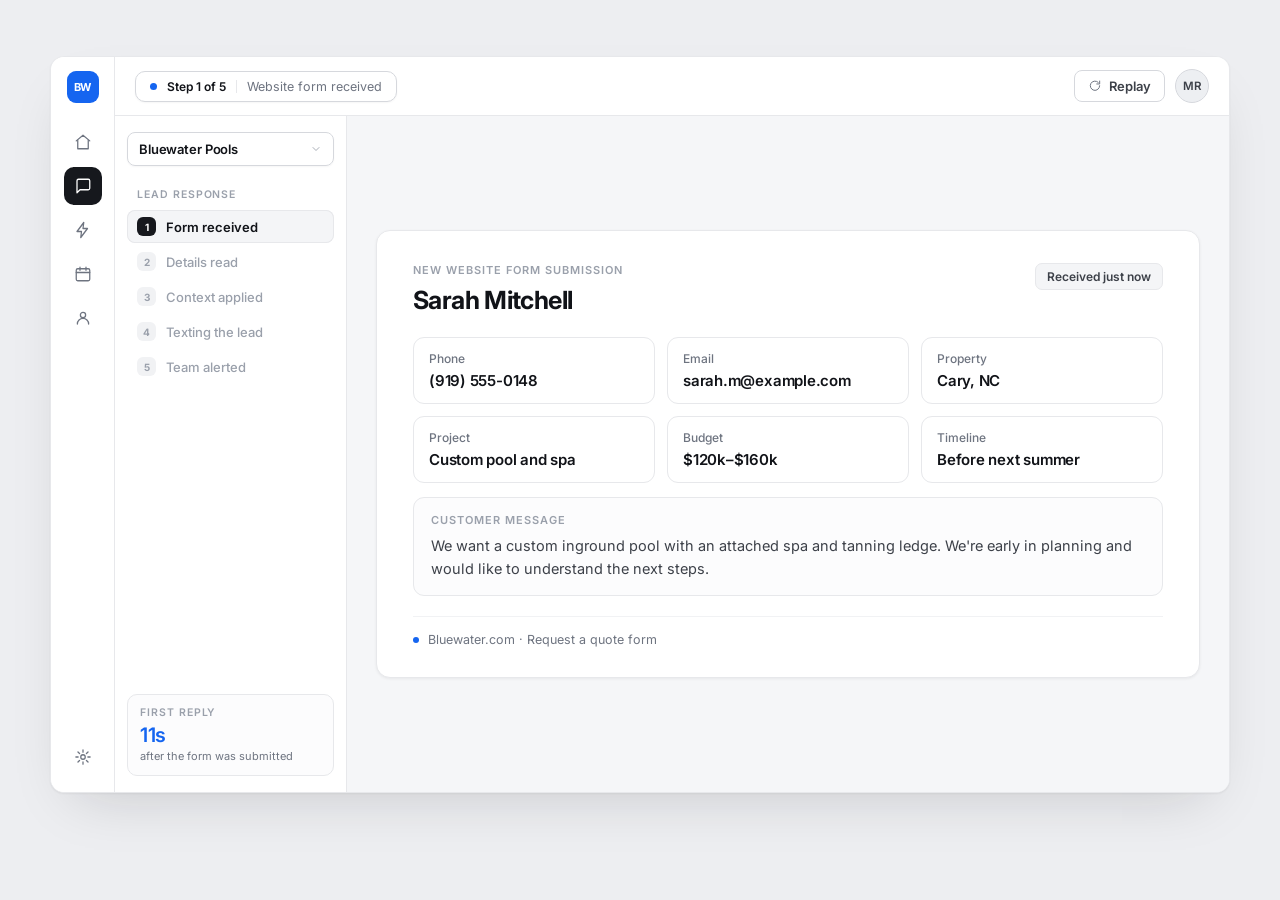
<file: visuals/speedtoleadherovisual.html>
<!DOCTYPE html>
<html lang="en">
<head>
<meta charset="UTF-8" />
<meta name="viewport" content="width=device-width, initial-scale=1.0" />
<title>Bluewater Custom Pools — Lead Response Automation</title>
<link rel="preconnect" href="https://fonts.googleapis.com">
<link href="https://fonts.googleapis.com/css2?family=Inter:wght@400;500;600;700&display=swap" rel="stylesheet">
<style>
  /* Demo page wrapper only — not part of the drop-in */
  body { margin:0; background:#EDEEF1; display:flex; justify-content:center; padding:56px 20px; }
</style>
</head>
<body>

<!-- ═══════════════════════════════════════════════════════════════
     SPEED-TO-LEAD — RESPONSE AUTOMATION HERO
     A new website lead is read, qualified over SMS, booked, and
     handed to the team. Five steps, one continuous loop.
     Copy from <section class="slr-hero"> through the <style> block.
     ═══════════════════════════════════════════════════════════════ -->

<section class="slr-hero" aria-label="Product screenshot: a new website lead answered by SMS, qualified, booked, and handed off to the design team">
<div class="slr-app">

  <!-- Slim icon rail -->
  <aside class="slr-rail">
    <span class="slr-logo-mark">BW</span>
    <nav class="slr-rail-nav">
      <span class="slr-rail-item" title="Home"><svg viewBox="0 0 24 24"><path d="M3 10.5 12 3l9 7.5"/><path d="M5 9.5V21h14V9.5"/></svg></span>
      <span class="slr-rail-item slr-rail-active" title="Leads"><svg viewBox="0 0 24 24"><path d="M21 15a2 2 0 0 1-2 2H8l-4 4V5a2 2 0 0 1 2-2h13a2 2 0 0 1 2 2z"/></svg></span>
      <span class="slr-rail-item" title="Automations"><svg viewBox="0 0 24 24"><path d="M13 2 4 14h6l-1 8 9-12h-6z"/></svg></span>
      <span class="slr-rail-item" title="Calendar"><svg viewBox="0 0 24 24"><rect x="3" y="5" width="18" height="16" rx="2"/><path d="M3 10h18M8 3v4M16 3v4"/></svg></span>
      <span class="slr-rail-item" title="Contacts"><svg viewBox="0 0 24 24"><circle cx="12" cy="8" r="3.5"/><path d="M4.5 20a7.5 7.5 0 0 1 15 0"/></svg></span>
    </nav>
    <span class="slr-rail-item slr-rail-bottom" title="Settings"><svg viewBox="0 0 24 24"><circle cx="12" cy="12" r="3"/><path d="M12 2.5v3M12 18.5v3M2.5 12h3M18.5 12h3M5.3 5.3l2.1 2.1M16.6 16.6l2.1 2.1M18.7 5.3l-2.1 2.1M7.4 16.6l-2.1 2.1"/></svg></span>
  </aside>

  <!-- Main -->
  <div class="slr-main">

    <!-- Top bar -->
    <header class="slr-topbar">
      <span class="slr-run">
        <i class="slr-run-dot"></i>
        <span class="slr-run-step" id="stepLabel">Ready</span>
        <b class="slr-run-sep"></b>
        <span class="slr-run-status" id="statusLabel" aria-live="polite">Waiting for a new lead</span>
      </span>
      <button class="slr-btn" id="replayButton" type="button">
        <svg viewBox="0 0 24 24"><path d="M20 11.5a8 8 0 1 1-2.6-5.9"/><path d="M20 3.5v5h-5"/></svg>
        Replay
      </button>
      <span class="slr-avatar">MR</span>
    </header>

    <!-- Body: step sidebar · canvas -->
    <div class="slr-work">

      <!-- Sidebar -->
      <aside class="slr-side">
        <div class="slr-side-org">
          <span class="slr-side-org-name">Bluewater Pools</span>
          <svg viewBox="0 0 24 24" style="width:12px;height:12px;"><path d="m6 9 6 6 6-6"/></svg>
        </div>

        <div class="slr-side-label">Lead response</div>

        <div class="slr-step" data-step="1">
          <span class="slr-step-num">1</span>
          <span class="slr-step-name">Form received</span>
        </div>
        <div class="slr-step" data-step="2">
          <span class="slr-step-num">2</span>
          <span class="slr-step-name">Details read</span>
        </div>
        <div class="slr-step" data-step="3">
          <span class="slr-step-num">3</span>
          <span class="slr-step-name">Context applied</span>
        </div>
        <div class="slr-step" data-step="4">
          <span class="slr-step-num">4</span>
          <span class="slr-step-name">Texting the lead</span>
        </div>
        <div class="slr-step" data-step="5">
          <span class="slr-step-num">5</span>
          <span class="slr-step-name">Team alerted</span>
        </div>

        <div class="slr-side-stat">
          <span>First reply</span>
          <strong>11s</strong>
          <em>after the form was submitted</em>
        </div>
      </aside>

      <!-- Canvas -->
      <div class="slr-canvas">

        <!-- Idle -->
        <section class="slr-scene slr-scene-center slr-active" id="waitingScene">
          <div class="slr-empty">
            <span class="slr-empty-icon"><i></i></span>
            <strong>Waiting for a new lead</strong>
            <p>Website form submissions land here the moment they're sent.</p>
          </div>
        </section>

        <!-- Step 1 — form -->
        <section class="slr-scene" id="formScene">
          <div class="slr-doc">
            <div class="slr-head">
              <div>
                <div class="slr-eyebrow">New website form submission</div>
                <h2>Sarah Mitchell</h2>
              </div>
              <span class="slr-chip">Received just now</span>
            </div>

            <div class="slr-fields">
              <div class="slr-field"><span>Phone</span><strong>(919) 555-0148</strong></div>
              <div class="slr-field"><span>Email</span><strong>sarah.m@example.com</strong></div>
              <div class="slr-field"><span>Property</span><strong>Cary, NC</strong></div>
              <div class="slr-field"><span>Project</span><strong>Custom pool and spa</strong></div>
              <div class="slr-field"><span>Budget</span><strong>$120k–$160k</strong></div>
              <div class="slr-field"><span>Timeline</span><strong>Before next summer</strong></div>
            </div>

            <div class="slr-quote">
              <div class="slr-quote-label">Customer message</div>
              <p>We want a custom inground pool with an attached spa and tanning ledge. We're early in planning and would like to understand the next steps.</p>
            </div>

            <div class="slr-foot">
              <span class="slr-src-dot"></span>
              Bluewater.com · Request a quote form
            </div>
          </div>
        </section>

        <!-- Step 2 — reading -->
        <section class="slr-scene" id="readingScene">
          <div class="slr-doc">
            <div class="slr-head">
              <div>
                <div class="slr-eyebrow">Reading the submission</div>
                <h2>Understanding Sarah's project</h2>
              </div>
              <span class="slr-chip">4 details found</span>
            </div>

            <p class="slr-lede">The form is read once, so nothing already answered gets asked again.</p>

            <div class="slr-progress"><i class="slr-progress-fill"></i></div>

            <div class="slr-working">
              <span class="slr-dots"><i></i><i></i><i></i></span>
              Extracting customer and project details
            </div>

            <div class="slr-extract">
              <div class="slr-extract-row" id="extract1"><span>Project</span><strong>Pool, spa and tanning ledge</strong></div>
              <div class="slr-extract-row" id="extract2"><span>Location</span><strong>Cary, NC</strong></div>
              <div class="slr-extract-row" id="extract3"><span>Budget</span><strong>$120k–$160k</strong></div>
              <div class="slr-extract-row" id="extract4"><span>Timeline</span><strong>Before next summer</strong></div>
            </div>
          </div>
        </section>

        <!-- Step 3 — context -->
        <section class="slr-scene" id="contextScene">
          <div class="slr-doc">
            <div class="slr-head">
              <div>
                <div class="slr-eyebrow">Preparing the reply</div>
                <h2>Using Bluewater's own information</h2>
              </div>
              <span class="slr-chip">Selected context</span>
            </div>

            <div class="slr-ctx-grid">
              <section class="slr-ctx">
                <div class="slr-ctx-head">
                  <strong>Company information</strong>
                  <span>24 more</span>
                </div>
                <div class="slr-ctx-row" id="company1">
                  <i class="slr-ctx-dot"></i>
                  <div>
                    <strong>What you build</strong>
                    <p>Custom gunite pools, attached spas, tanning ledges, water features.</p>
                  </div>
                </div>
                <div class="slr-ctx-row" id="company2">
                  <i class="slr-ctx-dot"></i>
                  <div>
                    <strong>Service area</strong>
                    <p>Cary sits inside the active design and build area.</p>
                  </div>
                </div>
                <div class="slr-ctx-row" id="company3">
                  <i class="slr-ctx-dot"></i>
                  <div>
                    <strong>Open consultations</strong>
                    <p>Wednesday 4:30 PM or Friday 11:00 AM.</p>
                  </div>
                </div>
              </section>

              <section class="slr-ctx">
                <div class="slr-ctx-head">
                  <strong>Your qualifying steps</strong>
                  <span>11 more</span>
                </div>
                <div class="slr-ctx-row" id="guide1">
                  <span class="slr-ctx-num">1</span>
                  <div>
                    <strong>Use what she sent</strong>
                    <p>Never ask Sarah to repeat something the form already answered.</p>
                  </div>
                </div>
                <div class="slr-ctx-row" id="guide2">
                  <span class="slr-ctx-num">2</span>
                  <div>
                    <strong>Confirm the fit</strong>
                    <p>Check property ownership and clear backyard access.</p>
                  </div>
                </div>
                <div class="slr-ctx-row" id="guide3">
                  <span class="slr-ctx-num">3</span>
                  <div>
                    <strong>Book the next step</strong>
                    <p>Offer a real opening for an on-site design consultation.</p>
                  </div>
                </div>
              </section>
            </div>
          </div>
        </section>

        <!-- Step 4 — conversation -->
        <section class="slr-scene slr-scene-convo" id="conversationScene">
          <div class="slr-doc slr-doc-flush">
            <div class="slr-head">
              <div>
                <div class="slr-eyebrow">Lead being handled</div>
                <h2>Sarah Mitchell</h2>
              </div>
              <span class="slr-chip slr-chip-live"><i></i>SMS active</span>
            </div>

            <div class="slr-list">
              <div><span>Project</span><strong>Pool, spa and tanning ledge</strong></div>
              <div><span>Budget</span><strong>$120k–$160k</strong></div>
              <div><span>Property</span><strong>Cary, NC</strong></div>
              <div><span>Timeline</span><strong>Before next summer</strong></div>
            </div>

            <div class="slr-source">
              <div class="slr-quote-label">Replying with</div>
              <div class="slr-source-row"><i></i>Her website submission</div>
              <div class="slr-source-row"><i></i>Bluewater company information</div>
              <div class="slr-source-row"><i></i>Bluewater qualifying steps</div>
            </div>
          </div>

          <aside class="slr-phone-area" aria-label="SMS conversation on Sarah's phone">
            <div class="slr-phone-cap">What Sarah sees</div>
            <div class="slr-phone">
              <div class="slr-screen">
                <div class="slr-notch"></div>
                <div class="slr-statusbar"><span>10:01</span><span>SMS</span></div>

                <div class="slr-phone-head">
                  <span class="slr-phone-av">BW</span>
                  <div>
                    <strong>Bluewater Custom Pools</strong>
                    <span>Text message</span>
                  </div>
                </div>

                <div class="slr-thread" id="phoneThread">
                  <div class="slr-msg slr-msg-biz slr-hidden" id="message1">
                    Hi Sarah — thanks for reaching out to Bluewater. A pool, spa and tanning ledge in Cary sounds like a great project. Quick check before we schedule a designer: do you own the property, and is there clear access from the street to the backyard?
                  </div>
                  <div class="slr-msg slr-msg-cust slr-hidden" id="message2">
                    Yes, we own the home. There's open access along the left side of the house.
                  </div>
                  <div class="slr-msg slr-msg-biz slr-hidden" id="message3">
                    Perfect. The next step is an on-site design consultation — a designer walks the yard with you and goes through layout, features and timeline.
                  </div>
                  <div class="slr-msg slr-msg-biz slr-hidden" id="message4">
                    We have Wednesday at 4:30 PM or Friday at 11:00 AM open. Would either work?
                  </div>
                  <div class="slr-msg slr-msg-cust slr-hidden" id="message5">
                    Wednesday at 4:30 works.
                  </div>
                  <div class="slr-msg slr-msg-biz slr-hidden" id="message6">
                    You're booked for Wednesday at 4:30 PM. A Bluewater designer will meet you at the Cary property. Confirmation is on its way.
                  </div>
                  <div class="slr-typing slr-hidden" id="phoneTyping"><i></i><i></i><i></i></div>
                </div>

                <div class="slr-compose">
                  <div>Text Message</div>
                  <span><svg viewBox="0 0 24 24"><path d="M12 19V5"/><path d="m5 12 7-7 7 7"/></svg></span>
                </div>
              </div>
            </div>
          </aside>
        </section>

        <!-- Step 5 — team alert (no phone) -->
        <section class="slr-scene slr-scene-center" id="alertScene">
          <div class="slr-alert">
            <div class="slr-alert-top">
              <span class="slr-alert-icon">
                <svg viewBox="0 0 24 24"><path d="M20 6 9 17l-5-5"/></svg>
              </span>
              <div class="slr-alert-title">
                <div class="slr-eyebrow">Team alert</div>
                <h2>Consultation booked</h2>
              </div>
              <span class="slr-chip slr-chip-green">Just now</span>
            </div>

            <div class="slr-alert-grid">
              <div class="slr-field"><span>Customer</span><strong>Sarah Mitchell</strong></div>
              <div class="slr-field"><span>Consultation</span><strong>Wednesday · 4:30 PM</strong></div>
              <div class="slr-field"><span>Property</span><strong>Cary, NC</strong></div>
              <div class="slr-field"><span>Budget</span><strong>$120k–$160k</strong></div>
            </div>

            <div class="slr-quote">
              <div class="slr-quote-label">Project</div>
              <p>Custom pool, attached spa and tanning ledge. Homeowner confirmed, clear access along the left side of the property.</p>
            </div>

            <div class="slr-note">
              <div class="slr-quote-label">Prep note for the designer</div>
              <p>Walk the backyard access, then cover pool placement, spa layout, tanning ledge and the build timeline.</p>
            </div>

            <div class="slr-alert-foot">
              <span class="slr-avatars"><b>MR</b><b class="slr-av-2">DT</b></span>
              Sent to Mike R. and the design team · SMS and email
            </div>
          </div>
        </section>

      </div>
    </div>
  </div>
</div>
</section>

<style>
/* ══════════ SPEED-TO-LEAD RESPONSE HERO ══════════ */
.slr-hero{
  --slr-bg:#FFFFFF;
  --slr-page:#F5F6F8;
  --slr-ink:#111318;
  --slr-body:#3D4149;
  --slr-muted:#6E7480;
  --slr-faint:#9AA0AB;
  --slr-line:#E7E8EB;
  --slr-line-strong:#D6D8DD;
  --slr-dark:#16181D;
  --slr-blue:#1565F0;
  --slr-blue-bg:#EFF4FE;
  --slr-green-t:#1F7A40;
  --slr-green-bg:#EAF5EE;
  --slr-green-line:#CBE7D4;
  --slr-sans:'Inter',-apple-system,'Segoe UI',system-ui,sans-serif;
  font-family:var(--slr-sans);
  color:var(--slr-ink);
  width:100%;
  max-width:1180px;
  -webkit-font-smoothing:antialiased;
}
.slr-hero *{box-sizing:border-box;margin:0;padding:0;}
.slr-hero svg{width:16px;height:16px;fill:none;stroke:currentColor;stroke-width:1.7;stroke-linecap:round;stroke-linejoin:round;flex:none;}

.slr-app{
  display:grid;
  grid-template-columns:64px 1fr;
  background:var(--slr-bg);
  border:1px solid var(--slr-line);
  border-radius:14px;
  overflow:hidden;
  box-shadow:0 1px 2px rgba(17,19,24,.05), 0 24px 56px -24px rgba(17,19,24,.18);
}

/* Icon rail */
.slr-rail{
  display:flex;flex-direction:column;align-items:center;
  padding:14px 0 16px;gap:6px;
  border-right:1px solid var(--slr-line);
  background:var(--slr-bg);
}
.slr-logo-mark{
  width:32px;height:32px;border-radius:9px;
  background:var(--slr-blue);color:#fff;
  font-size:11px;font-weight:700;letter-spacing:-.01em;
  display:inline-flex;align-items:center;justify-content:center;
  margin-bottom:14px;
}
.slr-rail-nav{display:flex;flex-direction:column;gap:6px;}
.slr-rail-item{
  width:38px;height:38px;border-radius:10px;
  display:inline-flex;align-items:center;justify-content:center;
  color:var(--slr-muted);
}
.slr-rail-item svg{width:18px;height:18px;}
.slr-rail-active{background:var(--slr-dark);color:#fff;}
.slr-rail-bottom{margin-top:auto;}

/* Main */
.slr-main{display:flex;flex-direction:column;min-width:0;background:var(--slr-page);}

/* Top bar */
.slr-topbar{
  display:flex;align-items:center;gap:10px;
  padding:12px 20px;
  background:var(--slr-bg);
  border-bottom:1px solid var(--slr-line);
}
.slr-run{
  display:inline-flex;align-items:center;gap:10px;min-width:0;
  border:1px solid var(--slr-line-strong);border-radius:10px;
  padding:7px 14px;
  background:var(--slr-bg);
  box-shadow:0 1px 2px rgba(17,19,24,.04);
}
.slr-run-dot{
  width:7px;height:7px;border-radius:50%;flex:none;
  background:var(--slr-blue);
  animation:slr-pulse 1.8s infinite ease-in-out;
}
.slr-run-step{font-size:12px;font-weight:600;color:var(--slr-ink);white-space:nowrap;}
.slr-run-sep{width:1px;height:13px;background:var(--slr-line);flex:none;}
.slr-run-status{
  font-size:12.5px;color:var(--slr-muted);
  white-space:nowrap;overflow:hidden;text-overflow:ellipsis;
}
.slr-btn{
  margin-left:auto;
  display:inline-flex;align-items:center;gap:7px;
  font-family:inherit;font-size:13px;font-weight:600;color:var(--slr-body);
  border:1px solid var(--slr-line-strong);border-radius:8px;padding:7px 13px;
  background:var(--slr-bg);white-space:nowrap;cursor:pointer;
}
.slr-btn svg{width:14px;height:14px;color:var(--slr-muted);}
.slr-btn:hover{background:#F7F8FA;}
.slr-btn:focus-visible{outline:2px solid var(--slr-blue);outline-offset:2px;}
.slr-avatar{
  width:34px;height:34px;border-radius:50%;flex:none;
  background:#EDEFF2;color:var(--slr-body);border:1px solid var(--slr-line-strong);
  font-size:11.5px;font-weight:600;
  display:inline-flex;align-items:center;justify-content:center;
}

/* Body */
.slr-work{display:grid;grid-template-columns:232px 1fr;}

/* Step sidebar */
.slr-side{
  border-right:1px solid var(--slr-line);
  background:var(--slr-bg);
  padding:16px 12px;
  display:flex;flex-direction:column;gap:2px;
}
.slr-side-org{
  display:flex;justify-content:space-between;align-items:center;gap:8px;
  font-size:13px;font-weight:600;letter-spacing:-.01em;
  white-space:nowrap;overflow:hidden;
  border:1px solid var(--slr-line-strong);border-radius:8px;
  padding:8px 11px;margin-bottom:10px;
  box-shadow:0 1px 2px rgba(17,19,24,.04);
}
.slr-side-org-name{overflow:hidden;text-overflow:ellipsis;white-space:nowrap;}
.slr-side-org svg{color:var(--slr-faint);}
.slr-side-label{
  font-size:10.5px;font-weight:600;letter-spacing:.09em;text-transform:uppercase;
  color:var(--slr-faint);
  padding:10px 10px 7px;
}
.slr-step{
  display:flex;align-items:center;gap:10px;
  padding:7px 10px;border-radius:8px;
  transition:background .25s ease, box-shadow .25s ease;
}
.slr-step-num{
  width:19px;height:19px;border-radius:6px;flex:none;
  display:inline-flex;align-items:center;justify-content:center;
  background:#F1F2F4;color:var(--slr-faint);
  font-size:10px;font-weight:700;
  transition:background .25s ease, color .25s ease;
}
.slr-step-name{
  font-size:13px;font-weight:500;color:var(--slr-faint);
  transition:color .25s ease;
}
.slr-step-done .slr-step-num{background:var(--slr-green-bg);color:var(--slr-green-t);}
.slr-step-done .slr-step-name{color:var(--slr-body);}
.slr-step-active{background:#F4F5F7;box-shadow:inset 0 0 0 1px var(--slr-line);}
.slr-step-active .slr-step-num{background:var(--slr-dark);color:#fff;}
.slr-step-active .slr-step-name{color:var(--slr-ink);font-weight:600;}
.slr-side-stat{
  margin-top:auto;
  border:1px solid var(--slr-line);border-radius:10px;
  padding:11px 12px;background:#FCFCFD;
}
.slr-side-stat span{
  display:block;font-size:10.5px;font-weight:600;letter-spacing:.09em;
  text-transform:uppercase;color:var(--slr-faint);
}
.slr-side-stat strong{
  display:block;margin-top:4px;
  font-size:20px;font-weight:600;letter-spacing:-.02em;color:var(--slr-blue);
}
.slr-side-stat em{
  display:block;margin-top:2px;
  font-style:normal;font-size:11px;line-height:1.4;color:var(--slr-muted);
}

/* Canvas */
.slr-canvas{
  background:var(--slr-page);
  padding:26px 28px;
  min-height:676px;
  display:flex;align-items:center;justify-content:center;
  min-width:0;
}
.slr-scene{display:none;width:100%;animation:slr-enter .42s ease both;}
.slr-scene.slr-active{display:block;}
.slr-scene-center.slr-active{display:flex;align-items:center;justify-content:center;}

/* Document card — one frame for every step */
.slr-doc{
  width:100%;max-width:824px;margin:0 auto;
  background:var(--slr-bg);
  border:1px solid var(--slr-line);
  border-radius:14px;
  box-shadow:0 1px 3px rgba(17,19,24,.06);
  padding:32px 36px 30px;
  height:fit-content;
}
.slr-doc-flush{max-width:none;margin:0;}

.slr-head{display:flex;justify-content:space-between;align-items:flex-start;gap:14px;}
.slr-head h2{font-size:25px;font-weight:700;letter-spacing:-.025em;margin-top:8px;}
.slr-eyebrow{
  font-size:11px;font-weight:600;letter-spacing:.09em;text-transform:uppercase;
  color:var(--slr-faint);
}
.slr-chip{
  flex:none;
  font-size:12px;font-weight:600;
  color:var(--slr-body);background:#F4F5F7;
  border:1px solid var(--slr-line);border-radius:7px;
  padding:5px 11px;white-space:nowrap;
}
.slr-chip-live{display:inline-flex;align-items:center;gap:6px;color:var(--slr-blue);background:var(--slr-blue-bg);border-color:#D8E4FC;}
.slr-chip-live i{width:6px;height:6px;border-radius:50%;background:var(--slr-blue);animation:slr-pulse 1.8s infinite ease-in-out;}
.slr-chip-green{color:var(--slr-green-t);background:var(--slr-green-bg);border-color:var(--slr-green-line);}
.slr-lede{margin-top:14px;font-size:15px;line-height:1.6;color:var(--slr-body);max-width:56ch;}

/* Field cells */
.slr-fields{display:grid;grid-template-columns:repeat(3,minmax(0,1fr));gap:12px;margin-top:22px;}
.slr-field{
  min-width:0;
  border:1px solid var(--slr-line);border-radius:11px;
  padding:13px 15px;
}
.slr-field span{display:block;font-size:12px;font-weight:500;color:var(--slr-muted);}
.slr-field strong{
  display:block;margin-top:5px;
  font-size:15px;font-weight:600;letter-spacing:-.015em;
  overflow:hidden;text-overflow:ellipsis;white-space:nowrap;
}

/* Quote / note blocks */
.slr-quote,
.slr-note{
  margin-top:14px;
  border:1px solid var(--slr-line);border-radius:11px;
  padding:15px 17px;background:#FCFCFD;
}
.slr-note{background:var(--slr-blue-bg);border-color:#DDE7FC;}
.slr-quote-label{
  font-size:11px;font-weight:600;letter-spacing:.09em;text-transform:uppercase;
  color:var(--slr-faint);
}
.slr-quote p,
.slr-note p{margin-top:7px;font-size:14.5px;line-height:1.6;color:var(--slr-body);}
.slr-foot{
  display:flex;align-items:center;gap:9px;
  margin-top:20px;padding-top:15px;border-top:1px solid #F1F2F4;
  font-size:12.5px;color:var(--slr-muted);
}
.slr-src-dot{width:6px;height:6px;border-radius:50%;background:var(--slr-blue);flex:none;}

/* Progress + extraction */
.slr-progress{
  height:7px;margin-top:24px;
  overflow:hidden;border-radius:999px;background:#EDEFF3;
}
.slr-progress-fill{
  display:block;width:100%;height:100%;
  background:var(--slr-blue);
  transform-origin:left;
  animation:slr-fill 2.4s ease both;
}
.slr-working{
  display:flex;align-items:center;gap:10px;
  margin-top:13px;
  font-size:13px;font-weight:500;color:var(--slr-muted);
}
.slr-dots{display:inline-flex;gap:3px;}
.slr-dots i,
.slr-typing i{
  width:5px;height:5px;border-radius:50%;
  background:var(--slr-blue);
  animation:slr-dot 1s infinite ease-in-out;
}
.slr-dots i:nth-child(2),.slr-typing i:nth-child(2){animation-delay:.14s;}
.slr-dots i:nth-child(3),.slr-typing i:nth-child(3){animation-delay:.28s;}

.slr-extract{
  margin-top:22px;
  border:1px solid var(--slr-line);border-radius:11px;
  overflow:hidden;
}
.slr-extract-row{
  display:flex;align-items:center;justify-content:space-between;gap:14px;
  padding:15px 18px;
  border-top:1px solid var(--slr-line);
  opacity:.22;transform:translateY(3px);
  transition:opacity .32s ease, transform .32s ease;
}
.slr-extract-row:first-child{border-top:0;}
.slr-extract-row.slr-visible{opacity:1;transform:translateY(0);}
.slr-extract-row span{font-size:13px;font-weight:500;color:var(--slr-muted);}
.slr-extract-row strong{font-size:14.5px;font-weight:600;letter-spacing:-.015em;text-align:right;}

/* Context */
.slr-ctx-grid{display:grid;grid-template-columns:repeat(2,minmax(0,1fr));gap:14px;margin-top:22px;}
.slr-ctx{border:1px solid var(--slr-line);border-radius:12px;padding:16px 18px 6px;}
.slr-ctx-head{
  display:flex;align-items:baseline;justify-content:space-between;gap:8px;
  padding-bottom:11px;
}
.slr-ctx-head strong{font-size:14px;font-weight:600;letter-spacing:-.01em;}
.slr-ctx-head span{font-size:11.5px;color:var(--slr-faint);}
.slr-ctx-row{
  display:grid;grid-template-columns:20px 1fr;gap:12px;
  padding:14px 0;border-top:1px solid #F1F2F4;
  opacity:.22;transform:translateY(3px);
  transition:opacity .32s ease, transform .32s ease;
}
.slr-ctx-row.slr-visible{opacity:1;transform:translateY(0);}
.slr-ctx-dot{width:7px;height:7px;margin:7px 0 0 6px;border-radius:50%;background:var(--slr-blue);}
.slr-ctx-num{
  width:20px;height:20px;border-radius:6px;margin-top:1px;
  display:inline-flex;align-items:center;justify-content:center;
  background:var(--slr-blue-bg);color:var(--slr-blue);
  font-size:10.5px;font-weight:700;
}
.slr-ctx-row strong{display:block;font-size:13.5px;font-weight:600;letter-spacing:-.01em;}
.slr-ctx-row p{margin-top:4px;font-size:12.5px;line-height:1.55;color:var(--slr-muted);}

/* Conversation layout */
.slr-scene-convo.slr-active{
  display:grid;
  grid-template-columns:minmax(0,1fr) 312px;
  gap:26px;align-items:center;
  max-width:824px;margin:0 auto;
}
.slr-list{
  margin-top:22px;
  border:1px solid var(--slr-line);border-radius:10px;overflow:hidden;
}
.slr-list > div{
  display:flex;align-items:center;justify-content:space-between;gap:14px;
  padding:14px 16px;border-top:1px solid var(--slr-line);
}
.slr-list > div:first-child{border-top:0;}
.slr-list span{font-size:12.5px;font-weight:500;color:var(--slr-muted);}
.slr-list strong{font-size:14px;font-weight:600;letter-spacing:-.015em;text-align:right;}
.slr-source{
  margin-top:14px;
  border:1px solid var(--slr-line);border-radius:11px;
  padding:15px 17px;background:#FCFCFD;
}
.slr-source-row{
  display:flex;align-items:center;gap:9px;
  margin-top:10px;font-size:13.5px;color:var(--slr-body);
}
.slr-source-row i{width:5px;height:5px;border-radius:50%;background:var(--slr-faint);flex:none;}

/* Phone */
.slr-phone-area{display:flex;flex-direction:column;align-items:center;gap:10px;min-width:0;}
.slr-phone-cap{
  font-size:11px;font-weight:600;letter-spacing:.09em;text-transform:uppercase;
  color:var(--slr-faint);
}
.slr-phone{
  width:100%;height:572px;
  border-radius:38px;padding:8px;
  background:var(--slr-dark);
  box-shadow:0 18px 40px -20px rgba(17,19,24,.45);
}
.slr-screen{
  position:relative;
  display:flex;flex-direction:column;
  width:100%;height:100%;
  overflow:hidden;border-radius:31px;
  background:#FBFBFC;
}
.slr-notch{
  position:absolute;top:0;left:50%;z-index:3;
  width:92px;height:19px;
  border-radius:0 0 13px 13px;
  background:var(--slr-dark);
  transform:translateX(-50%);
}
.slr-statusbar{
  display:flex;justify-content:space-between;
  padding:7px 18px 5px;
  font-size:10px;font-weight:500;color:var(--slr-faint);
}
.slr-phone-head{
  display:flex;align-items:center;gap:10px;
  padding:10px 13px;
  border-bottom:1px solid var(--slr-line);
  background:var(--slr-bg);
}
.slr-phone-av{
  width:34px;height:34px;border-radius:50%;flex:none;
  background:var(--slr-blue);color:#fff;
  font-size:10.5px;font-weight:700;
  display:inline-flex;align-items:center;justify-content:center;
}
.slr-phone-head > div{min-width:0;}
.slr-phone-head > div strong{display:block;font-size:13px;font-weight:600;letter-spacing:-.01em;}
.slr-phone-head > div span{display:block;margin-top:1px;font-size:10.5px;color:var(--slr-muted);}
.slr-thread{
  display:flex;flex:1;flex-direction:column;gap:8px;
  padding:14px 12px;
  overflow-y:auto;scroll-behavior:smooth;
  scrollbar-width:none;
  -webkit-mask-image:linear-gradient(to bottom,transparent 0,#000 15px);
  mask-image:linear-gradient(to bottom,transparent 0,#000 15px);
}
.slr-thread::-webkit-scrollbar{display:none;}
.slr-msg{
  max-width:87%;
  border-radius:15px;
  padding:10px 12px;
  font-size:12.5px;line-height:1.5;
  animation:slr-msg .32s ease both;
}
.slr-msg-biz{
  align-self:flex-start;
  border:1px solid var(--slr-line);
  background:var(--slr-bg);color:var(--slr-body);
  border-radius:14px 14px 14px 4px;
}
.slr-msg-cust{
  align-self:flex-end;
  background:var(--slr-blue);color:#fff;
  border-radius:14px 14px 4px 14px;
}
.slr-typing{
  align-self:flex-start;width:fit-content;
  display:flex;gap:3px;align-items:center;
  border:1px solid var(--slr-line);border-radius:12px;
  padding:10px 11px;background:var(--slr-bg);
}
.slr-compose{
  display:flex;align-items:center;gap:8px;
  padding:9px 10px 11px;
  border-top:1px solid var(--slr-line);
  background:var(--slr-bg);
}
.slr-compose div{
  flex:1;
  border:1px solid var(--slr-line-strong);border-radius:999px;
  padding:8px 12px;
  font-size:11px;color:var(--slr-faint);
}
.slr-compose span{
  width:28px;height:28px;border-radius:50%;flex:none;
  background:var(--slr-dark);color:#fff;
  display:inline-flex;align-items:center;justify-content:center;
}
.slr-compose svg{width:13px;height:13px;}

/* Step 5 — alert card */
.slr-alert{
  width:100%;max-width:680px;
  background:var(--slr-bg);
  border:1px solid var(--slr-green-line);
  border-radius:12px;
  box-shadow:0 1px 3px rgba(17,19,24,.06), 0 18px 40px -26px rgba(31,122,64,.35);
  padding:28px 30px 24px;
  animation:slr-alert-in .5s cubic-bezier(.2,.7,.3,1) both;
}
.slr-alert-top{display:flex;align-items:flex-start;gap:13px;}
.slr-alert-icon{
  width:42px;height:42px;border-radius:50%;flex:none;
  background:var(--slr-green-bg);color:var(--slr-green-t);
  border:1px solid var(--slr-green-line);
  display:inline-flex;align-items:center;justify-content:center;
  animation:slr-ring 2.4s ease-out .35s;
}
.slr-alert-icon svg{width:20px;height:20px;stroke-width:2.2;}
.slr-alert-title{flex:1;min-width:0;}
.slr-alert-title h2{font-size:24px;font-weight:700;letter-spacing:-.025em;margin-top:7px;}
.slr-alert-grid{display:grid;grid-template-columns:repeat(2,minmax(0,1fr));gap:12px;margin-top:22px;}
.slr-alert-foot{
  display:flex;align-items:center;gap:10px;
  margin-top:20px;padding-top:15px;border-top:1px solid #F1F2F4;
  font-size:12.5px;color:var(--slr-muted);
}
.slr-avatars{display:inline-flex;flex:none;}
.slr-avatars b{
  width:20px;height:20px;border-radius:50%;
  background:#EDEFF2;color:var(--slr-body);border:1.5px solid var(--slr-bg);
  font-size:8.5px;font-weight:700;
  display:inline-flex;align-items:center;justify-content:center;
}
.slr-avatars b + b{margin-left:-6px;}
.slr-av-2{background:var(--slr-blue) !important;color:#fff !important;}

/* Idle */
.slr-empty{display:flex;flex-direction:column;align-items:center;text-align:center;}
.slr-empty-icon{
  display:grid;place-items:center;
  width:44px;height:44px;margin-bottom:14px;
  border:1px solid var(--slr-line);border-radius:12px;
  background:var(--slr-bg);
  box-shadow:0 1px 2px rgba(17,19,24,.05);
}
.slr-empty-icon i{
  width:8px;height:8px;border-radius:50%;
  background:var(--slr-blue);
  animation:slr-pulse 1.7s infinite ease-in-out;
}
.slr-empty strong{font-size:14.5px;font-weight:600;}
.slr-empty p{margin-top:5px;font-size:12.5px;color:var(--slr-muted);}

.slr-hidden{display:none !important;}

/* Motion */
@keyframes slr-enter{from{opacity:0;transform:translateY(7px);}to{opacity:1;transform:translateY(0);}}
@keyframes slr-alert-in{from{opacity:0;transform:translateY(12px) scale(.985);}to{opacity:1;transform:translateY(0) scale(1);}}
@keyframes slr-fill{from{transform:scaleX(0);}to{transform:scaleX(1);}}
@keyframes slr-dot{0%,80%,100%{opacity:.25;transform:translateY(0);}40%{opacity:1;transform:translateY(-2px);}}
@keyframes slr-msg{from{opacity:0;transform:translateY(6px);}to{opacity:1;transform:translateY(0);}}
@keyframes slr-pulse{0%,100%{opacity:.4;transform:scale(.85);}50%{opacity:1;transform:scale(1);}}
@keyframes slr-ring{0%{box-shadow:0 0 0 0 rgba(31,122,64,.28);}70%{box-shadow:0 0 0 14px rgba(31,122,64,0);}100%{box-shadow:0 0 0 0 rgba(31,122,64,0);}}

/* Responsive */
@media (max-width:1040px){
  .slr-work{grid-template-columns:200px 1fr;}
  .slr-scene-convo.slr-active{grid-template-columns:minmax(0,1fr) 278px;gap:20px;}
  .slr-phone{height:530px;}
}
@media (max-width:860px){
  .slr-app{grid-template-columns:1fr;}
  .slr-rail{flex-direction:row;justify-content:flex-start;padding:10px 14px;border-right:none;border-bottom:1px solid var(--slr-line);}
  .slr-logo-mark{margin-bottom:0;margin-right:8px;}
  .slr-rail-nav{flex-direction:row;}
  .slr-rail-bottom{margin-top:0;margin-left:auto;}
  .slr-work{grid-template-columns:1fr;}
  .slr-side{border-right:none;border-bottom:1px solid var(--slr-line);}
  .slr-side-stat{margin-top:12px;}
  .slr-canvas{padding:20px 16px;min-height:0;}
  .slr-scene-convo.slr-active{grid-template-columns:1fr;}
  .slr-phone{width:min(100%,300px);margin:0 auto;}
  .slr-fields,.slr-ctx-grid,.slr-alert-grid{grid-template-columns:1fr;}
  .slr-run-status{display:none;}
  .slr-run-sep{display:none;}
}
@media (prefers-reduced-motion:reduce){
  .slr-hero *,.slr-hero *::before,.slr-hero *::after{
    animation-duration:.01ms !important;animation-iteration-count:1 !important;
  }
}
</style>

<script>
(function () {
  var sceneIds = ["waitingScene","formScene","readingScene","contextScene","conversationScene","alertScene"];
  var extractionIds = ["extract1","extract2","extract3","extract4"];
  var contextIds = ["company1","company2","company3","guide1","guide2","guide3"];
  var messageIds = ["message1","message2","message3","message4","message5","message6"];

  var stepEls = [].slice.call(document.querySelectorAll(".slr-step"));
  var stepLabel = document.getElementById("stepLabel");
  var statusLabel = document.getElementById("statusLabel");
  var thread = document.getElementById("phoneThread");

  var timers = [];
  var loopTimer;
  var hasStarted = false;

  function schedule(delay, fn){ timers.push(setTimeout(fn, delay)); }
  function el(id){ return document.getElementById(id); }
  function show(id){ el(id).classList.remove("slr-hidden"); scrollThread(); }
  function hide(id){ el(id).classList.add("slr-hidden"); }
  function status(text){ statusLabel.textContent = text; }

  function scrollThread(){
    requestAnimationFrame(function(){ thread.scrollTop = thread.scrollHeight; });
  }

  function setSteps(current){
    stepEls.forEach(function (node) {
      var n = Number(node.dataset.step);
      node.classList.toggle("slr-step-active", n === current);
      node.classList.toggle("slr-step-done", n < current);
    });
  }

  function setScene(id, step, text){
    sceneIds.forEach(function (sceneId) {
      el(sceneId).classList.remove("slr-active");
    });
    el(id).classList.add("slr-active");
    stepLabel.textContent = step ? "Step " + step + " of 5" : "Ready";
    status(text);
    setSteps(step || 0);
  }

  function typeThenShow(messageId, text){
    status(text);
    show("phoneTyping");
    schedule(850, function(){
      hide("phoneTyping");
      show(messageId);
    });
  }

  function reset(){
    timers.forEach(clearTimeout);
    timers.length = 0;
    clearTimeout(loopTimer);

    extractionIds.forEach(function(id){ el(id).classList.remove("slr-visible"); });
    contextIds.forEach(function(id){ el(id).classList.remove("slr-visible"); });
    messageIds.forEach(hide);
    hide("phoneTyping");

    thread.scrollTop = 0;
    setScene("waitingScene", 0, "Waiting for a new lead");
  }

  function run(){
    hasStarted = true;
    reset();

    schedule(900, function(){ setScene("formScene", 1, "Website form received"); });

    schedule(4300, function(){ setScene("readingScene", 2, "Reading the submission"); });
    schedule(4750, function(){ el("extract1").classList.add("slr-visible"); });
    schedule(5200, function(){ el("extract2").classList.add("slr-visible"); });
    schedule(5650, function(){ el("extract3").classList.add("slr-visible"); });
    schedule(6100, function(){ el("extract4").classList.add("slr-visible"); });

    schedule(7000, function(){ setScene("contextScene", 3, "Applying company information and steps"); });
    contextIds.forEach(function(id, i){
      schedule(7150 + i * 140, function(){ el(id).classList.add("slr-visible"); });
    });

    schedule(9200, function(){
      setScene("conversationScene", 4, "Sending the first text");
      show("phoneTyping");
    });
    schedule(10050, function(){ hide("phoneTyping"); show("message1"); });

    schedule(12400, function(){ show("message2"); status("Sarah replied"); });
    schedule(13700, function(){ typeThenShow("message3", "Explaining the next step"); });
    schedule(16300, function(){ typeThenShow("message4", "Offering consultation times"); });
    schedule(18500, function(){ show("message5"); status("Time selected"); });
    schedule(19700, function(){ typeThenShow("message6", "Confirming the consultation"); });

    schedule(22600, function(){
      setScene("alertScene", 5, "Team alerted with the booking");
    });

    loopTimer = setTimeout(run, 29000);
  }

  document.getElementById("replayButton").addEventListener("click", run);
  reset();

  if (window.self === window.top || new URLSearchParams(window.location.search).get("autoplay") === "1") run();
})();
</script>

</body>
</html>
</file>
<file: styles.css>
:root {
  --ink: #0c0d0f;
  --ink-soft: #42464e;
  --muted: #69707b;
  --line: #e5e7ea;
  --line-strong: #cfd3d9;
  --paper: #ffffff;
  --wash: #f5f6f7;
  --dark: #0d0f12;
  --blue: #155eef;
  --blue-dark: #0e49be;
  --signal: #ff5a3d;
  --green: #168448;
  --shell: 1240px;
  --radius: 3px;
  --font-body: "Inter", -apple-system, BlinkMacSystemFont, "Segoe UI", sans-serif;
  --font-display: "Inter", -apple-system, BlinkMacSystemFont, "Segoe UI", sans-serif;
}

* {
  box-sizing: border-box;
}

html {
  scroll-behavior: smooth;
}

#product-demo,
#how-it-works,
#setup,
#results,
#get-started {
  scroll-margin-top: 76px;
}

body {
  margin: 0;
  background: var(--paper);
  color: var(--ink);
  font-family: var(--font-body);
  -webkit-font-smoothing: antialiased;
  text-rendering: optimizeLegibility;
}

body.nav-open {
  overflow: hidden;
}

a {
  color: inherit;
}

button,
a {
  -webkit-tap-highlight-color: transparent;
}

.shell {
  width: min(calc(100% - 48px), var(--shell));
  margin-inline: auto;
}

.sr-only {
  position: absolute;
  width: 1px;
  height: 1px;
  padding: 0;
  margin: -1px;
  overflow: hidden;
  clip: rect(0, 0, 0, 0);
  white-space: nowrap;
  border: 0;
}

.skip-link {
  position: fixed;
  top: 8px;
  left: 8px;
  z-index: 1000;
  transform: translateY(-150%);
  background: #fff;
  border: 1px solid var(--ink);
  padding: 10px 14px;
}

.skip-link:focus {
  transform: translateY(0);
}

.urgency-bar {
  position: relative;
  z-index: 30;
  background: var(--dark);
  color: #fff;
  font-size: 12px;
  font-weight: 600;
  letter-spacing: .01em;
}

.urgency-bar__inner {
  min-height: 36px;
  display: flex;
  align-items: center;
  justify-content: center;
  gap: 10px;
}

.urgency-bar a {
  color: #a9c3ff;
  text-underline-offset: 3px;
  margin-left: 4px;
}

.live-dot {
  width: 7px;
  height: 7px;
  border-radius: 50%;
  background: var(--signal);
  box-shadow: 0 0 0 0 rgba(255, 90, 61, .55);
  animation: live-pulse 1.8s infinite;
}

@keyframes live-pulse {
  60% { box-shadow: 0 0 0 7px rgba(255, 90, 61, 0); }
  100% { box-shadow: 0 0 0 0 rgba(255, 90, 61, 0); }
}

.site-header {
  position: sticky;
  top: 0;
  z-index: 20;
  border-bottom: 1px solid transparent;
  background: rgba(255, 255, 255, .92);
  backdrop-filter: blur(18px);
  transition: border-color .2s ease, box-shadow .2s ease;
}

.site-header.is-scrolled {
  border-bottom-color: var(--line);
  box-shadow: 0 8px 30px rgba(13, 15, 18, .04);
}

.nav-wrap {
  height: 54px;
  display: flex;
  align-items: center;
  justify-content: space-between;
}

.brand {
  display: inline-flex;
  align-items: center;
  gap: 9px;
  color: var(--ink);
  text-decoration: none;
}

.brand-mark {
  width: 32px;
  height: 32px;
  display: inline-grid;
  place-items: center;
  background: var(--ink);
  color: #fff;
  border-radius: var(--radius);
  font-size: 11px;
  font-weight: 800;
  letter-spacing: -.03em;
}

.brand-name {
  font-family: var(--font-display);
  font-size: 15px;
  font-weight: 800;
  letter-spacing: -.02em;
}

.site-nav {
  display: flex;
  align-items: center;
  gap: 30px;
}

.site-nav > a:not(.button) {
  color: #383c43;
  font-size: 13px;
  font-weight: 600;
  text-decoration: none;
  transition: color .2s ease;
}

.site-nav > a:not(.button):hover {
  color: var(--blue);
}

.nav-toggle {
  display: none;
  border: 0;
  background: transparent;
  padding: 10px;
}

.nav-toggle > span:not(.sr-only) {
  display: block;
  width: 21px;
  height: 1.5px;
  margin: 5px 0;
  background: var(--ink);
  transition: transform .2s ease;
}

.button {
  min-height: 52px;
  display: inline-flex;
  align-items: center;
  justify-content: center;
  gap: 15px;
  background: var(--blue);
  border: 1px solid var(--blue);
  border-radius: var(--radius);
  color: #fff;
  padding: 0 22px;
  font-size: 13px;
  font-weight: 700;
  text-decoration: none;
  box-shadow: 0 8px 24px -12px rgba(21, 94, 239, .65);
  transition: background .2s ease, border-color .2s ease, transform .2s ease;
}

.button:hover {
  background: var(--blue-dark);
  border-color: var(--blue-dark);
  transform: translateY(-1px);
}

.button--small {
  min-height: 36px;
  padding-inline: 15px;
  box-shadow: none;
}

.button--white {
  background: #fff;
  border-color: #fff;
  color: var(--ink);
  box-shadow: 0 10px 30px -15px rgba(0, 0, 0, .4);
}

.button--white:hover {
  background: #edf2ff;
  border-color: #edf2ff;
}

.hero {
  position: relative;
  overflow: hidden;
  padding: 44px 0 58px;
  background:
    linear-gradient(var(--line) 1px, transparent 1px),
    linear-gradient(90deg, var(--line) 1px, transparent 1px),
    #fff;
  background-size: 72px 72px;
  background-position: center top;
}

.hero::before {
  content: "";
  position: absolute;
  inset: 0;
  pointer-events: none;
  background: radial-gradient(circle at 50% 28%, rgba(255,255,255,.98) 0, rgba(255,255,255,.92) 32%, rgba(255,255,255,.68) 62%, rgba(255,255,255,.35) 100%);
}

.hero > * {
  position: relative;
}

.hero__content {
  max-width: 920px;
  text-align: center;
}

.hero__eyebrow,
.section-kicker {
  display: inline-flex;
  align-items: center;
  color: var(--blue);
  font-size: 11px;
  font-weight: 800;
  letter-spacing: .12em;
  line-height: 1.4;
  text-transform: uppercase;
}

.hero__eyebrow::before,
.section-kicker::before {
  content: "";
  width: 22px;
  height: 1px;
  margin-right: 10px;
  background: currentColor;
}

.hero h1 {
  max-width: 860px;
  margin: 23px auto 22px;
  font-family: Arial, "Helvetica Neue", Helvetica, sans-serif;
  font-size: clamp(47px, 6.3vw, 82px);
  font-weight: 700;
  letter-spacing: .005em;
  line-height: 1.02;
}

.hero__lede {
  max-width: 760px;
  margin: 0 auto;
  color: var(--ink-soft);
  font-size: clamp(17px, 2vw, 20px);
  line-height: 1.65;
}

.hero__actions {
  display: flex;
  justify-content: center;
  align-items: center;
  gap: 28px;
  margin-top: 34px;
}

.text-link {
  display: inline-flex;
  align-items: center;
  gap: 10px;
  color: var(--ink);
  font-size: 13px;
  font-weight: 700;
  text-decoration: none;
}

.text-link:hover {
  color: var(--blue);
}

.play-icon {
  width: 28px;
  height: 28px;
  display: inline-grid;
  place-items: center;
  border: 1px solid var(--line-strong);
  border-radius: 50%;
  font-size: 8px;
  padding-left: 1px;
}

.hero__micro {
  margin: 20px 0 0;
  color: var(--muted);
  font-size: 12px;
  font-weight: 500;
}

.hero__micro span {
  color: var(--green);
  font-weight: 800;
  margin-right: 5px;
}

.signal-grid {
  display: grid;
  grid-template-columns: repeat(4, 1fr);
  margin-top: 76px;
  border: 1px solid var(--line);
  border-bottom: 0;
  background: rgba(255, 255, 255, .88);
}

.signal-grid > div {
  min-height: 98px;
  display: flex;
  flex-direction: column;
  justify-content: center;
  padding: 20px 26px;
  border-right: 1px solid var(--line);
  text-align: left;
}

.signal-grid > div:last-child {
  border-right: 0;
}

.signal-grid strong {
  margin-bottom: 6px;
  font-family: var(--font-display);
  font-size: 18px;
  letter-spacing: -.03em;
}

.signal-grid span {
  color: var(--muted);
  font-size: 12px;
  line-height: 1.45;
}

.product-demo {
  margin-top: 38px;
}

.demo-label {
  min-height: 49px;
  display: flex;
  justify-content: space-between;
  align-items: center;
  padding: 0 18px;
  background: var(--dark);
  color: #fff;
  font-size: 11px;
  font-weight: 600;
}

.demo-label > span:first-child {
  display: inline-flex;
  align-items: center;
  gap: 9px;
  color: #dbe5ff;
  text-transform: uppercase;
  letter-spacing: .08em;
}

.demo-label i {
  width: 7px;
  height: 7px;
  border-radius: 50%;
  background: #43d17a;
}

.demo-label > span:last-child {
  color: #9097a3;
}

.visual-shell {
  position: relative;
  overflow: hidden;
  border: 1px solid var(--line);
  background: #edeef1;
  box-shadow: 0 32px 70px -45px rgba(12, 13, 15, .4);
}

.visual-shell--hero {
  border-top: 0;
}

.product-visual {
  display: block;
  width: 100%;
  min-height: 300px;
  border: 0;
  background: #edeef1;
}

.product-visual--hero {
  min-height: 710px;
}

.problem {
  padding: 72px 0;
  border-top: 1px solid var(--line);
  border-bottom: 1px solid var(--line);
}

.problem__grid {
  display: grid;
  grid-template-columns: .72fr 2fr;
  gap: 80px;
}

.problem h2,
.section-heading h2,
.setup h2,
.fit h2,
.final-cta h2 {
  margin: 0;
  font-family: var(--font-display);
  font-weight: 800;
  letter-spacing: -.05em;
  line-height: 1.08;
}

.problem h2 {
  max-width: 920px;
  font-size: clamp(36px, 5vw, 62px);
}

.problem__copy {
  max-width: 810px;
  display: grid;
  grid-template-columns: 1fr 1fr;
  gap: 44px;
  margin-top: 46px;
  color: var(--ink-soft);
  font-size: 15px;
  line-height: 1.75;
}

.problem__copy p {
  margin: 0;
}

.impact-copy {
  max-width: 760px;
}

.impact-copy p {
  margin: 0;
  color: var(--ink-soft);
  font-size: 15px;
  line-height: 1.75;
}

.impact-copy__lead {
  color: var(--ink) !important;
  font-family: var(--font-display);
  font-size: clamp(20px, 2.4vw, 29px) !important;
  font-weight: 700;
  letter-spacing: -.03em;
  line-height: 1.38 !important;
}

.impact-copy__callout {
  margin: 42px 0 !important;
  padding: 22px 0 22px 24px;
  border-left: 3px solid var(--signal);
  color: var(--ink) !important;
  font-size: 17px !important;
  font-weight: 700;
}

.how {
  background: var(--paper);
}

.section-heading {
  display: grid;
  grid-template-columns: 1.25fr .75fr;
  gap: 120px;
  align-items: end;
  padding-top: 68px;
  padding-bottom: 52px;
}

.section-heading h2 {
  max-width: 700px;
  margin-top: 20px;
  font-size: clamp(40px, 5vw, 64px);
}

.section-heading > p {
  margin: 0 0 5px;
  color: var(--ink-soft);
  font-size: 15px;
  line-height: 1.75;
}

.section-heading--simple {
  display: block;
}

.proof {
  padding: 60px 0 72px;
  border-top: 1px solid var(--line);
}

.proof--first {
  padding-top: 0;
  border-top: 0;
}

.proof__head {
  display: grid;
  grid-template-columns: 80px minmax(0, 1fr) 240px;
  gap: 28px;
  align-items: start;
  margin-bottom: 48px;
}

.proof__number {
  color: var(--blue);
  font-family: var(--font-display);
  font-size: 13px;
  font-weight: 800;
  letter-spacing: .08em;
}

.proof__head h3 {
  margin: -8px 0 12px;
  font-family: var(--font-display);
  font-size: clamp(30px, 3.5vw, 46px);
  font-weight: 800;
  letter-spacing: -.045em;
  line-height: 1.08;
}

.proof__head p {
  max-width: 720px;
  margin: 0;
  color: var(--ink-soft);
  font-size: 15px;
  line-height: 1.72;
}

.proof__outcome {
  justify-self: end;
  padding: 9px 11px;
  border-left: 2px solid var(--blue);
  color: var(--ink-soft);
  font-size: 11px;
  font-weight: 700;
  line-height: 1.35;
}

.proof__head--copy {
  grid-template-columns: 80px minmax(0, 1fr);
}

.setup {
  padding: 78px 0 84px;
  background: var(--dark);
  color: #fff;
}

.section-kicker--light {
  color: #8eafff;
}

.setup__intro {
  display: grid;
  grid-template-columns: 1.25fr .75fr;
  gap: 100px;
  align-items: end;
  padding-bottom: 48px;
  border-bottom: 1px solid #30343b;
}

.setup__intro .section-kicker {
  grid-column: 1 / -1;
}

.setup h2 {
  max-width: 760px;
  font-size: clamp(40px, 5vw, 64px);
}

.setup__intro p {
  margin: 0 0 5px;
  color: #a7adb7;
  font-size: 15px;
  line-height: 1.75;
}

.setup__intro--simple {
  display: block;
}

.setup__steps {
  display: grid;
  grid-template-columns: repeat(4, 1fr);
  gap: 0;
  margin: 0;
  padding: 0;
  list-style: none;
}

.setup__steps li {
  min-height: 310px;
  padding: 43px 30px 20px;
  border-right: 1px solid #30343b;
}

.setup__steps li:first-child {
  padding-left: 0;
}

.setup__steps li:last-child {
  padding-right: 0;
  border-right: 0;
}

.setup__steps li > span {
  color: #7199ff;
  font-size: 11px;
  font-weight: 800;
  letter-spacing: .1em;
}

.setup__steps h3 {
  margin: 58px 0 16px;
  font-family: var(--font-display);
  font-size: 20px;
  letter-spacing: -.03em;
}

.setup__steps p {
  margin: 0;
  color: #969da8;
  font-size: 13px;
  line-height: 1.72;
}

.fit {
  padding: 132px 0;
}

.fit__grid {
  display: grid;
  grid-template-columns: 1fr 1fr;
  gap: 115px;
  align-items: start;
}

.fit h2 {
  max-width: 610px;
  margin-top: 22px;
  font-size: clamp(40px, 5vw, 62px);
}

.fit__list {
  border-top: 1px solid var(--ink);
}

.fit__list > div {
  display: grid;
  grid-template-columns: 55px 1fr;
  gap: 20px;
  align-items: center;
  min-height: 86px;
  border-bottom: 1px solid var(--line);
}

.fit__list span {
  color: var(--blue);
  font-size: 11px;
  font-weight: 800;
}

.fit__list p {
  margin: 0;
  font-size: 14px;
  font-weight: 600;
  line-height: 1.5;
}

.final-cta {
  padding: 84px 0;
  background: var(--blue);
  color: #fff;
}

.section-kicker--blue {
  color: #dce6ff;
}

.final-cta__inner {
  display: grid;
  grid-template-columns: minmax(0, .8fr) minmax(560px, 1.2fr);
  gap: clamp(54px, 7vw, 110px);
  align-items: start;
}

.final-cta h2 {
  max-width: 700px;
  margin-top: 18px;
  font-size: clamp(42px, 5vw, 66px);
}

.final-cta__copy > p {
  max-width: 560px;
  margin: 26px 0 0;
  color: #dae5ff;
  font-size: 16px;
  line-height: 1.7;
}

.lead-form {
  padding: clamp(28px, 4vw, 44px);
  border-radius: 8px;
  background: #fff;
  color: var(--ink);
  box-shadow: 0 22px 60px rgba(5, 27, 78, .22);
}

.lead-form__grid {
  display: grid;
  grid-template-columns: 1fr 1fr;
  gap: 22px 18px;
}

.form-field {
  min-width: 0;
}

.form-field--wide {
  grid-column: 1 / -1;
}

.form-field label,
.intake-fieldset legend {
  display: block;
  margin-bottom: 9px;
  font-size: 12px;
  font-weight: 700;
  line-height: 1.35;
}

.form-field input {
  width: 100%;
  min-height: 48px;
  padding: 12px 14px;
  border: 1px solid var(--line-strong);
  border-radius: 4px;
  outline: none;
  background: #fff;
  color: var(--ink);
  font: inherit;
  font-size: 15px;
  transition: border-color .2s ease, box-shadow .2s ease;
}

.form-field input::placeholder {
  color: #969ba4;
}

.form-field input:focus {
  border-color: var(--blue);
  box-shadow: 0 0 0 3px rgba(21, 94, 239, .12);
}

.intake-fieldset {
  min-width: 0;
  margin: 30px 0 0;
  padding: 25px 0 0;
  border: 0;
  border-top: 1px solid var(--line);
}

.intake-fieldset legend {
  float: left;
  width: 100%;
  margin: 0;
}

.intake-fieldset legend span {
  margin-left: 6px;
  color: var(--muted);
  font-weight: 500;
}

.intake-fieldset > p {
  clear: both;
  margin: 5px 0 16px;
  color: var(--muted);
  font-size: 12px;
  line-height: 1.5;
}

.intake-options {
  display: flex;
  flex-wrap: wrap;
  gap: 9px;
}

.check-option {
  position: relative;
  cursor: pointer;
}

.check-option input {
  position: absolute;
  opacity: 0;
  pointer-events: none;
}

.check-option span {
  display: inline-flex;
  align-items: center;
  min-height: 39px;
  padding: 9px 13px;
  border: 1px solid var(--line-strong);
  border-radius: 999px;
  background: #fff;
  color: var(--ink-soft);
  font-size: 12px;
  font-weight: 600;
  transition: color .2s ease, background .2s ease, border-color .2s ease, box-shadow .2s ease;
}

.check-option input:checked + span {
  border-color: var(--blue);
  background: #edf3ff;
  color: var(--blue-dark);
}

.check-option input:focus-visible + span {
  box-shadow: 0 0 0 3px rgba(21, 94, 239, .16);
}

.form-field--other {
  margin-top: 17px;
}

.form-field--other[hidden],
.form-status[hidden] {
  display: none;
}

.lead-form__footer {
  display: flex;
  align-items: center;
  gap: 20px;
  margin-top: 30px;
}

.lead-form__footer .button {
  flex: 0 0 auto;
  border: 0;
  background: var(--blue);
  color: #fff;
}

.lead-form__footer .button:hover {
  background: var(--blue-dark);
}

.lead-form__footer .button:disabled {
  cursor: wait;
  opacity: .68;
  transform: none;
}

.lead-form__footer p {
  margin: 0;
  color: var(--muted);
  font-size: 11px;
  line-height: 1.5;
}

.form-status {
  margin-top: 20px;
  padding: 14px 16px;
  border-radius: 4px;
  font-size: 13px;
  font-weight: 600;
  line-height: 1.5;
  outline: none;
}

.form-status--success {
  border: 1px solid #a7dabb;
  background: #eaf8ef;
  color: #116535;
}

.form-status--error {
  border: 1px solid #efb2aa;
  background: #fff0ee;
  color: #a72818;
}

.form-honeypot {
  position: absolute !important;
  left: -9999px !important;
  width: 1px !important;
  height: 1px !important;
  opacity: 0 !important;
}

.site-footer {
  padding: 52px 0 24px;
  background: #08090b;
  color: #fff;
}

.footer__main {
  display: grid;
  grid-template-columns: 1fr 1.2fr auto;
  gap: 50px;
  align-items: center;
  padding-bottom: 55px;
}

.brand--footer {
  color: #fff;
}

.brand--footer .brand-mark {
  background: #fff;
  color: var(--ink);
}

.footer__main p {
  margin: 0;
  color: #8e949d;
  font-size: 13px;
}

.footer__main > a:last-child {
  color: #c6d5fb;
  font-size: 12px;
  text-underline-offset: 4px;
}

.footer__main--simple {
  grid-template-columns: 1fr auto;
}

.footer__bottom {
  display: flex;
  justify-content: space-between;
  align-items: center;
  gap: 24px;
  padding-top: 25px;
  border-top: 1px solid #24272c;
  color: #6d737c;
  font-size: 10px;
  text-transform: uppercase;
  letter-spacing: .08em;
}

.footer__legal {
  display: flex;
  flex-wrap: wrap;
  justify-content: flex-end;
  gap: 20px;
}

.footer__legal a {
  color: #a8adb5;
  text-decoration: none;
  transition: color .2s ease;
}

.footer__legal a:hover,
.footer__legal a[aria-current="page"] {
  color: #fff;
}

.legal-hero {
  position: relative;
  overflow: hidden;
  padding: 88px 0 74px;
  border-bottom: 1px solid var(--line);
  background:
    linear-gradient(var(--line) 1px, transparent 1px),
    linear-gradient(90deg, var(--line) 1px, transparent 1px),
    #fff;
  background-size: 72px 72px;
}

.legal-hero::before {
  content: "";
  position: absolute;
  inset: 0;
  background: linear-gradient(90deg, rgba(255, 255, 255, .98) 0%, rgba(255, 255, 255, .92) 58%, rgba(255, 255, 255, .58) 100%);
  pointer-events: none;
}

.legal-hero__inner {
  position: relative;
  display: grid;
  grid-template-columns: minmax(0, 1fr) auto;
  gap: 48px;
  align-items: end;
}

.legal-eyebrow {
  display: inline-flex;
  align-items: center;
  gap: 10px;
  margin-bottom: 26px;
  color: var(--blue);
  font-size: 11px;
  font-weight: 800;
  letter-spacing: .12em;
  text-transform: uppercase;
}

.legal-eyebrow::before {
  content: "";
  width: 24px;
  height: 2px;
  background: currentColor;
}

.legal-hero h1 {
  max-width: 850px;
  margin: 0;
  font-family: var(--font-display);
  font-size: clamp(50px, 7vw, 88px);
  font-weight: 800;
  letter-spacing: -.06em;
  line-height: .95;
  text-transform: uppercase;
}

.legal-updated {
  margin: 0 0 7px;
  color: var(--muted);
  font-size: 12px;
  font-weight: 600;
  white-space: nowrap;
}

.legal-page {
  padding: 76px 0 112px;
}

.legal-layout {
  display: grid;
  grid-template-columns: 220px minmax(0, 760px);
  gap: clamp(64px, 9vw, 140px);
  align-items: start;
}

.legal-toc {
  position: sticky;
  top: 86px;
  padding-top: 4px;
}

.legal-toc > span {
  display: block;
  margin-bottom: 18px;
  color: var(--muted);
  font-size: 10px;
  font-weight: 800;
  letter-spacing: .12em;
  text-transform: uppercase;
}

.legal-toc a {
  display: block;
  padding: 9px 0;
  color: var(--ink-soft);
  font-size: 12px;
  font-weight: 600;
  line-height: 1.35;
  text-decoration: none;
  transition: color .2s ease, transform .2s ease;
}

.legal-toc a:hover {
  color: var(--blue);
  transform: translateX(3px);
}

.legal-content > p:first-child {
  margin-top: 0;
  color: var(--ink);
  font-size: 19px;
  line-height: 1.72;
}

.legal-section {
  padding: 38px 0;
  border-top: 1px solid var(--line);
  scroll-margin-top: 82px;
}

.legal-content > p:first-child + .legal-section {
  margin-top: 42px;
}

.legal-section h2 {
  margin: 0 0 18px;
  font-family: var(--font-display);
  font-size: clamp(24px, 3vw, 32px);
  font-weight: 800;
  letter-spacing: -.035em;
  line-height: 1.15;
}

.legal-section p,
.legal-section li {
  color: var(--ink-soft);
  font-size: 15px;
  line-height: 1.78;
}

.legal-section p {
  margin: 0 0 16px;
}

.legal-section p:last-child {
  margin-bottom: 0;
}

.legal-section ul {
  margin: 18px 0 0;
  padding-left: 0;
  list-style: none;
}

.legal-section li {
  position: relative;
  padding: 7px 0 7px 24px;
}

.legal-section li::before {
  content: "";
  position: absolute;
  top: 18px;
  left: 0;
  width: 6px;
  height: 6px;
  background: var(--blue);
  border-radius: 50%;
}

.legal-section a,
.legal-contact a {
  color: var(--blue-dark);
  font-weight: 600;
  text-underline-offset: 3px;
}

.legal-contact {
  display: inline-flex;
  flex-direction: column;
  gap: 5px;
  margin-top: 5px;
  padding: 20px 22px;
  border-left: 3px solid var(--blue);
  background: var(--wash);
  color: var(--ink-soft);
  font-size: 14px;
  line-height: 1.65;
}

.reveal {
  opacity: 0;
  transform: translateY(18px);
  transition: opacity .7s cubic-bezier(.2, .7, .2, 1), transform .7s cubic-bezier(.2, .7, .2, 1);
}

.reveal.is-visible {
  opacity: 1;
  transform: translateY(0);
}

@media (max-width: 980px) {
  .site-nav {
    gap: 20px;
  }

  .site-nav a:nth-child(3) {
    display: none;
  }

  .problem__grid,
  .section-heading,
  .setup__intro,
  .fit__grid,
  .final-cta__inner {
    gap: 60px;
  }

  .final-cta__inner {
    grid-template-columns: minmax(0, .7fr) minmax(500px, 1.3fr);
  }

  .proof__head {
    grid-template-columns: 56px 1fr;
  }

  .proof__outcome {
    grid-column: 2;
    justify-self: start;
  }

  .setup__steps {
    grid-template-columns: 1fr 1fr;
  }

  .setup__steps li:nth-child(2) {
    border-right: 0;
  }

  .setup__steps li:nth-child(3),
  .setup__steps li:nth-child(4) {
    border-top: 1px solid #30343b;
  }

  .setup__steps li:nth-child(3) {
    padding-left: 0;
  }
}

@media (max-width: 760px) {
  .shell {
    width: min(calc(100% - 32px), var(--shell));
  }

  .urgency-bar__inner {
    justify-content: flex-start;
  }

  .urgency-bar a {
    display: none;
  }

  .nav-wrap {
    height: 54px;
  }

  .nav-toggle {
    display: block;
    position: relative;
    z-index: 2;
  }

  .nav-toggle[aria-expanded="true"] > span:first-child {
    transform: translateY(3.25px) rotate(45deg);
  }

  .nav-toggle[aria-expanded="true"] > span:nth-child(2) {
    transform: translateY(-3.25px) rotate(-45deg);
  }

  .site-nav {
    position: fixed;
    inset: 54px 0 auto;
    display: none;
    flex-direction: column;
    align-items: stretch;
    gap: 0;
    padding: 18px 16px 28px;
    border-top: 1px solid var(--line);
    border-bottom: 1px solid var(--line);
    background: #fff;
    box-shadow: 0 20px 40px rgba(12, 13, 15, .08);
  }

  .site-nav.is-open {
    display: flex;
  }

  .site-nav a,
  .site-nav a:nth-child(3) {
    display: flex;
  }

  .site-nav > a:not(.button) {
    padding: 15px 4px;
    border-bottom: 1px solid var(--line);
    font-size: 15px;
  }

  .site-nav .button {
    margin-top: 20px;
  }

  .hero {
    padding: 36px 0 46px;
    background-size: 48px 48px;
  }

  .hero h1 {
    font-size: clamp(43px, 13vw, 66px);
  }

  .hero__lede {
    font-size: 16px;
  }

  .hero__actions {
    flex-direction: column;
    gap: 20px;
  }

  .hero__actions .button {
    width: 100%;
  }

  .signal-grid {
    grid-template-columns: 1fr 1fr;
    margin-top: 58px;
  }

  .signal-grid > div:nth-child(2) {
    border-right: 0;
  }

  .signal-grid > div:nth-child(-n+2) {
    border-bottom: 1px solid var(--line);
  }

  .demo-label > span:last-child {
    display: none;
  }

  .problem,
  .fit {
    padding: 56px 0;
  }

  .problem__grid,
  .section-heading,
  .setup__intro,
  .fit__grid,
  .final-cta__inner {
    grid-template-columns: 1fr;
    gap: 38px;
  }

  .problem__copy {
    grid-template-columns: 1fr;
    gap: 20px;
    margin-top: 30px;
  }

  .section-heading {
    gap: 24px;
    padding-top: 54px;
    padding-bottom: 38px;
  }

  .proof {
    padding: 48px 0 56px;
  }

  .proof--first {
    padding-top: 0;
  }

  .proof__head {
    grid-template-columns: 36px 1fr;
    gap: 12px;
    margin-bottom: 30px;
  }

  .proof__head h3 {
    font-size: 31px;
  }

  .proof__outcome {
    margin-top: 4px;
  }

  .setup {
    padding: 58px 0 56px;
  }

  .setup__intro .section-kicker {
    grid-column: auto;
  }

  .setup__steps {
    grid-template-columns: 1fr;
  }

  .setup__steps li,
  .setup__steps li:first-child,
  .setup__steps li:nth-child(3),
  .setup__steps li:last-child {
    min-height: 0;
    padding: 34px 0 38px;
    border-right: 0;
    border-top: 1px solid #30343b;
  }

  .setup__steps li:first-child {
    border-top: 0;
  }

  .setup__steps h3 {
    margin-top: 25px;
  }

  .fit__grid {
    gap: 52px;
  }

  .final-cta {
    padding: 54px 0;
  }

  .lead-form__grid {
    grid-template-columns: 1fr;
  }

  .form-field--wide {
    grid-column: auto;
  }

  .lead-form__footer {
    align-items: stretch;
    flex-direction: column;
  }

  .lead-form__footer .button {
    width: 100%;
  }

  .footer__main {
    grid-template-columns: 1fr;
    gap: 25px;
  }

  .footer__bottom {
    flex-direction: column;
    align-items: flex-start;
    gap: 12px;
  }

  .footer__legal {
    justify-content: flex-start;
  }

  .legal-hero {
    padding: 60px 0 52px;
    background-size: 48px 48px;
  }

  .legal-hero__inner,
  .legal-layout {
    grid-template-columns: 1fr;
  }

  .legal-hero__inner {
    gap: 28px;
  }

  .legal-updated {
    margin: 0;
  }

  .legal-page {
    padding: 54px 0 76px;
  }

  .legal-layout {
    gap: 42px;
  }

  .legal-toc {
    position: static;
    display: flex;
    flex-wrap: wrap;
    gap: 8px;
    padding-bottom: 30px;
    border-bottom: 1px solid var(--line);
  }

  .legal-toc > span {
    width: 100%;
    margin-bottom: 6px;
  }

  .legal-toc a {
    padding: 7px 10px;
    border: 1px solid var(--line-strong);
    border-radius: 999px;
    font-size: 11px;
  }

  .legal-toc a:hover {
    transform: none;
  }

  .legal-content > p:first-child {
    font-size: 17px;
  }
}

@media (max-width: 430px) {
  .urgency-bar {
    font-size: 10px;
  }

  .signal-grid > div {
    min-height: 90px;
    padding: 17px 14px;
  }

  .signal-grid strong {
    font-size: 15px;
  }

  .proof__head {
    grid-template-columns: 1fr;
  }

  .proof__number,
  .proof__outcome {
    grid-column: auto;
  }
}

@media (prefers-reduced-motion: reduce) {
  html {
    scroll-behavior: auto;
  }

  *,
  *::before,
  *::after {
    animation-duration: .01ms !important;
    animation-iteration-count: 1 !important;
    transition-duration: .01ms !important;
  }

  .reveal {
    opacity: 1;
    transform: none;
  }
}
</file>
